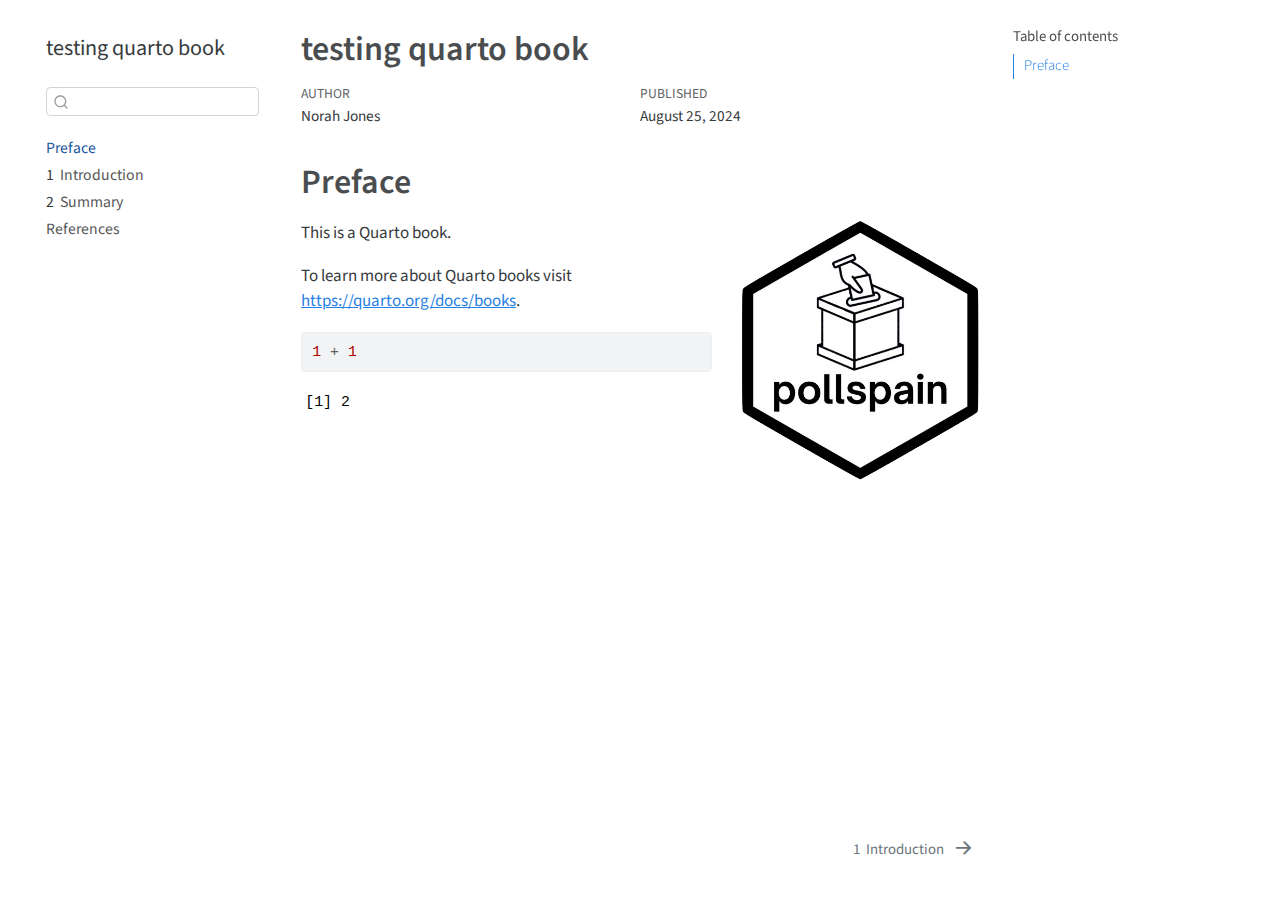
<file: testing quarto book/_book/index.html>
<!DOCTYPE html>
<html xmlns="http://www.w3.org/1999/xhtml" lang="en" xml:lang="en"><head>

<meta charset="utf-8">
<meta name="generator" content="quarto-1.3.450">

<meta name="viewport" content="width=device-width, initial-scale=1.0, user-scalable=yes">

<meta name="author" content="Norah Jones">
<meta name="dcterms.date" content="2024-08-25">

<title>testing quarto book</title>
<style>
code{white-space: pre-wrap;}
span.smallcaps{font-variant: small-caps;}
div.columns{display: flex; gap: min(4vw, 1.5em);}
div.column{flex: auto; overflow-x: auto;}
div.hanging-indent{margin-left: 1.5em; text-indent: -1.5em;}
ul.task-list{list-style: none;}
ul.task-list li input[type="checkbox"] {
  width: 0.8em;
  margin: 0 0.8em 0.2em -1em; /* quarto-specific, see https://github.com/quarto-dev/quarto-cli/issues/4556 */ 
  vertical-align: middle;
}
/* CSS for syntax highlighting */
pre > code.sourceCode { white-space: pre; position: relative; }
pre > code.sourceCode > span { display: inline-block; line-height: 1.25; }
pre > code.sourceCode > span:empty { height: 1.2em; }
.sourceCode { overflow: visible; }
code.sourceCode > span { color: inherit; text-decoration: inherit; }
div.sourceCode { margin: 1em 0; }
pre.sourceCode { margin: 0; }
@media screen {
div.sourceCode { overflow: auto; }
}
@media print {
pre > code.sourceCode { white-space: pre-wrap; }
pre > code.sourceCode > span { text-indent: -5em; padding-left: 5em; }
}
pre.numberSource code
  { counter-reset: source-line 0; }
pre.numberSource code > span
  { position: relative; left: -4em; counter-increment: source-line; }
pre.numberSource code > span > a:first-child::before
  { content: counter(source-line);
    position: relative; left: -1em; text-align: right; vertical-align: baseline;
    border: none; display: inline-block;
    -webkit-touch-callout: none; -webkit-user-select: none;
    -khtml-user-select: none; -moz-user-select: none;
    -ms-user-select: none; user-select: none;
    padding: 0 4px; width: 4em;
  }
pre.numberSource { margin-left: 3em;  padding-left: 4px; }
div.sourceCode
  {   }
@media screen {
pre > code.sourceCode > span > a:first-child::before { text-decoration: underline; }
}
</style>


<script src="site_libs/quarto-nav/quarto-nav.js"></script>
<script src="site_libs/quarto-nav/headroom.min.js"></script>
<script src="site_libs/clipboard/clipboard.min.js"></script>
<script src="site_libs/quarto-search/autocomplete.umd.js"></script>
<script src="site_libs/quarto-search/fuse.min.js"></script>
<script src="site_libs/quarto-search/quarto-search.js"></script>
<meta name="quarto:offset" content="./">
<link href="./intro.html" rel="next">
<script src="site_libs/quarto-html/quarto.js"></script>
<script src="site_libs/quarto-html/popper.min.js"></script>
<script src="site_libs/quarto-html/tippy.umd.min.js"></script>
<script src="site_libs/quarto-html/anchor.min.js"></script>
<link href="site_libs/quarto-html/tippy.css" rel="stylesheet">
<link href="site_libs/quarto-html/quarto-syntax-highlighting.css" rel="stylesheet" id="quarto-text-highlighting-styles">
<script src="site_libs/bootstrap/bootstrap.min.js"></script>
<link href="site_libs/bootstrap/bootstrap-icons.css" rel="stylesheet">
<link href="site_libs/bootstrap/bootstrap.min.css" rel="stylesheet" id="quarto-bootstrap" data-mode="light">
<script id="quarto-search-options" type="application/json">{
  "location": "sidebar",
  "copy-button": false,
  "collapse-after": 3,
  "panel-placement": "start",
  "type": "textbox",
  "limit": 20,
  "language": {
    "search-no-results-text": "No results",
    "search-matching-documents-text": "matching documents",
    "search-copy-link-title": "Copy link to search",
    "search-hide-matches-text": "Hide additional matches",
    "search-more-match-text": "more match in this document",
    "search-more-matches-text": "more matches in this document",
    "search-clear-button-title": "Clear",
    "search-detached-cancel-button-title": "Cancel",
    "search-submit-button-title": "Submit",
    "search-label": "Search"
  }
}</script>


</head>

<body class="nav-sidebar floating">

<div id="quarto-search-results"></div>
  <header id="quarto-header" class="headroom fixed-top">
  <nav class="quarto-secondary-nav">
    <div class="container-fluid d-flex">
      <button type="button" class="quarto-btn-toggle btn" data-bs-toggle="collapse" data-bs-target="#quarto-sidebar,#quarto-sidebar-glass" aria-controls="quarto-sidebar" aria-expanded="false" aria-label="Toggle sidebar navigation" onclick="if (window.quartoToggleHeadroom) { window.quartoToggleHeadroom(); }">
        <i class="bi bi-layout-text-sidebar-reverse"></i>
      </button>
      <nav class="quarto-page-breadcrumbs" aria-label="breadcrumb"><ol class="breadcrumb"><li class="breadcrumb-item"><a href="./index.html">Preface</a></li></ol></nav>
      <a class="flex-grow-1" role="button" data-bs-toggle="collapse" data-bs-target="#quarto-sidebar,#quarto-sidebar-glass" aria-controls="quarto-sidebar" aria-expanded="false" aria-label="Toggle sidebar navigation" onclick="if (window.quartoToggleHeadroom) { window.quartoToggleHeadroom(); }">      
      </a>
      <button type="button" class="btn quarto-search-button" aria-label="" onclick="window.quartoOpenSearch();">
        <i class="bi bi-search"></i>
      </button>
    </div>
  </nav>
</header>
<!-- content -->
<div id="quarto-content" class="quarto-container page-columns page-rows-contents page-layout-article">
<!-- sidebar -->
  <nav id="quarto-sidebar" class="sidebar collapse collapse-horizontal sidebar-navigation floating overflow-auto">
    <div class="pt-lg-2 mt-2 text-left sidebar-header">
    <div class="sidebar-title mb-0 py-0">
      <a href="./">testing quarto book</a> 
    </div>
      </div>
        <div class="mt-2 flex-shrink-0 align-items-center">
        <div class="sidebar-search">
        <div id="quarto-search" class="" title="Search"></div>
        </div>
        </div>
    <div class="sidebar-menu-container"> 
    <ul class="list-unstyled mt-1">
        <li class="sidebar-item">
  <div class="sidebar-item-container"> 
  <a href="./index.html" class="sidebar-item-text sidebar-link active">
 <span class="menu-text">Preface</span></a>
  </div>
</li>
        <li class="sidebar-item">
  <div class="sidebar-item-container"> 
  <a href="./intro.html" class="sidebar-item-text sidebar-link">
 <span class="menu-text"><span class="chapter-number">1</span>&nbsp; <span class="chapter-title">Introduction</span></span></a>
  </div>
</li>
        <li class="sidebar-item">
  <div class="sidebar-item-container"> 
  <a href="./summary.html" class="sidebar-item-text sidebar-link">
 <span class="menu-text"><span class="chapter-number">2</span>&nbsp; <span class="chapter-title">Summary</span></span></a>
  </div>
</li>
        <li class="sidebar-item">
  <div class="sidebar-item-container"> 
  <a href="./references.html" class="sidebar-item-text sidebar-link">
 <span class="menu-text">References</span></a>
  </div>
</li>
    </ul>
    </div>
</nav>
<div id="quarto-sidebar-glass" data-bs-toggle="collapse" data-bs-target="#quarto-sidebar,#quarto-sidebar-glass"></div>
<!-- margin-sidebar -->
    <div id="quarto-margin-sidebar" class="sidebar margin-sidebar">
        <nav id="TOC" role="doc-toc" class="toc-active">
    <h2 id="toc-title">Table of contents</h2>
   
  <ul>
  <li><a href="#preface" id="toc-preface" class="nav-link active" data-scroll-target="#preface">Preface</a></li>
  </ul>
</nav>
    </div>
<!-- main -->
<main class="content" id="quarto-document-content">

<header id="title-block-header" class="quarto-title-block default">
<div class="quarto-title">
<h1 class="title">testing quarto book</h1>
</div>



<div class="quarto-title-meta">

    <div>
    <div class="quarto-title-meta-heading">Author</div>
    <div class="quarto-title-meta-contents">
             <p>Norah Jones </p>
          </div>
  </div>
    
    <div>
    <div class="quarto-title-meta-heading">Published</div>
    <div class="quarto-title-meta-contents">
      <p class="date">August 25, 2024</p>
    </div>
  </div>
  
    
  </div>
  

</header>


<section id="preface" class="level1 unnumbered">
<h1 class="unnumbered">Preface</h1><p><img src="pollspain_icon.png" title="testing quarto book" class="quarto-cover-image img-fluid"></p>
<p>This is a Quarto book.</p>
<p>To learn more about Quarto books visit <a href="https://quarto.org/docs/books" class="uri">https://quarto.org/docs/books</a>.</p>
<div class="cell">
<div class="sourceCode cell-code" id="cb1"><pre class="sourceCode r code-with-copy"><code class="sourceCode r"><span id="cb1-1"><a href="#cb1-1" aria-hidden="true" tabindex="-1"></a><span class="dv">1</span> <span class="sc">+</span> <span class="dv">1</span></span></code><button title="Copy to Clipboard" class="code-copy-button"><i class="bi"></i></button></pre></div>
<div class="cell-output cell-output-stdout">
<pre><code>[1] 2</code></pre>
</div>
</div>


</section>

</main> <!-- /main -->
<script id="quarto-html-after-body" type="application/javascript">
window.document.addEventListener("DOMContentLoaded", function (event) {
  const toggleBodyColorMode = (bsSheetEl) => {
    const mode = bsSheetEl.getAttribute("data-mode");
    const bodyEl = window.document.querySelector("body");
    if (mode === "dark") {
      bodyEl.classList.add("quarto-dark");
      bodyEl.classList.remove("quarto-light");
    } else {
      bodyEl.classList.add("quarto-light");
      bodyEl.classList.remove("quarto-dark");
    }
  }
  const toggleBodyColorPrimary = () => {
    const bsSheetEl = window.document.querySelector("link#quarto-bootstrap");
    if (bsSheetEl) {
      toggleBodyColorMode(bsSheetEl);
    }
  }
  toggleBodyColorPrimary();  
  const icon = "";
  const anchorJS = new window.AnchorJS();
  anchorJS.options = {
    placement: 'right',
    icon: icon
  };
  anchorJS.add('.anchored');
  const isCodeAnnotation = (el) => {
    for (const clz of el.classList) {
      if (clz.startsWith('code-annotation-')) {                     
        return true;
      }
    }
    return false;
  }
  const clipboard = new window.ClipboardJS('.code-copy-button', {
    text: function(trigger) {
      const codeEl = trigger.previousElementSibling.cloneNode(true);
      for (const childEl of codeEl.children) {
        if (isCodeAnnotation(childEl)) {
          childEl.remove();
        }
      }
      return codeEl.innerText;
    }
  });
  clipboard.on('success', function(e) {
    // button target
    const button = e.trigger;
    // don't keep focus
    button.blur();
    // flash "checked"
    button.classList.add('code-copy-button-checked');
    var currentTitle = button.getAttribute("title");
    button.setAttribute("title", "Copied!");
    let tooltip;
    if (window.bootstrap) {
      button.setAttribute("data-bs-toggle", "tooltip");
      button.setAttribute("data-bs-placement", "left");
      button.setAttribute("data-bs-title", "Copied!");
      tooltip = new bootstrap.Tooltip(button, 
        { trigger: "manual", 
          customClass: "code-copy-button-tooltip",
          offset: [0, -8]});
      tooltip.show();    
    }
    setTimeout(function() {
      if (tooltip) {
        tooltip.hide();
        button.removeAttribute("data-bs-title");
        button.removeAttribute("data-bs-toggle");
        button.removeAttribute("data-bs-placement");
      }
      button.setAttribute("title", currentTitle);
      button.classList.remove('code-copy-button-checked');
    }, 1000);
    // clear code selection
    e.clearSelection();
  });
  function tippyHover(el, contentFn) {
    const config = {
      allowHTML: true,
      content: contentFn,
      maxWidth: 500,
      delay: 100,
      arrow: false,
      appendTo: function(el) {
          return el.parentElement;
      },
      interactive: true,
      interactiveBorder: 10,
      theme: 'quarto',
      placement: 'bottom-start'
    };
    window.tippy(el, config); 
  }
  const noterefs = window.document.querySelectorAll('a[role="doc-noteref"]');
  for (var i=0; i<noterefs.length; i++) {
    const ref = noterefs[i];
    tippyHover(ref, function() {
      // use id or data attribute instead here
      let href = ref.getAttribute('data-footnote-href') || ref.getAttribute('href');
      try { href = new URL(href).hash; } catch {}
      const id = href.replace(/^#\/?/, "");
      const note = window.document.getElementById(id);
      return note.innerHTML;
    });
  }
      let selectedAnnoteEl;
      const selectorForAnnotation = ( cell, annotation) => {
        let cellAttr = 'data-code-cell="' + cell + '"';
        let lineAttr = 'data-code-annotation="' +  annotation + '"';
        const selector = 'span[' + cellAttr + '][' + lineAttr + ']';
        return selector;
      }
      const selectCodeLines = (annoteEl) => {
        const doc = window.document;
        const targetCell = annoteEl.getAttribute("data-target-cell");
        const targetAnnotation = annoteEl.getAttribute("data-target-annotation");
        const annoteSpan = window.document.querySelector(selectorForAnnotation(targetCell, targetAnnotation));
        const lines = annoteSpan.getAttribute("data-code-lines").split(",");
        const lineIds = lines.map((line) => {
          return targetCell + "-" + line;
        })
        let top = null;
        let height = null;
        let parent = null;
        if (lineIds.length > 0) {
            //compute the position of the single el (top and bottom and make a div)
            const el = window.document.getElementById(lineIds[0]);
            top = el.offsetTop;
            height = el.offsetHeight;
            parent = el.parentElement.parentElement;
          if (lineIds.length > 1) {
            const lastEl = window.document.getElementById(lineIds[lineIds.length - 1]);
            const bottom = lastEl.offsetTop + lastEl.offsetHeight;
            height = bottom - top;
          }
          if (top !== null && height !== null && parent !== null) {
            // cook up a div (if necessary) and position it 
            let div = window.document.getElementById("code-annotation-line-highlight");
            if (div === null) {
              div = window.document.createElement("div");
              div.setAttribute("id", "code-annotation-line-highlight");
              div.style.position = 'absolute';
              parent.appendChild(div);
            }
            div.style.top = top - 2 + "px";
            div.style.height = height + 4 + "px";
            let gutterDiv = window.document.getElementById("code-annotation-line-highlight-gutter");
            if (gutterDiv === null) {
              gutterDiv = window.document.createElement("div");
              gutterDiv.setAttribute("id", "code-annotation-line-highlight-gutter");
              gutterDiv.style.position = 'absolute';
              const codeCell = window.document.getElementById(targetCell);
              const gutter = codeCell.querySelector('.code-annotation-gutter');
              gutter.appendChild(gutterDiv);
            }
            gutterDiv.style.top = top - 2 + "px";
            gutterDiv.style.height = height + 4 + "px";
          }
          selectedAnnoteEl = annoteEl;
        }
      };
      const unselectCodeLines = () => {
        const elementsIds = ["code-annotation-line-highlight", "code-annotation-line-highlight-gutter"];
        elementsIds.forEach((elId) => {
          const div = window.document.getElementById(elId);
          if (div) {
            div.remove();
          }
        });
        selectedAnnoteEl = undefined;
      };
      // Attach click handler to the DT
      const annoteDls = window.document.querySelectorAll('dt[data-target-cell]');
      for (const annoteDlNode of annoteDls) {
        annoteDlNode.addEventListener('click', (event) => {
          const clickedEl = event.target;
          if (clickedEl !== selectedAnnoteEl) {
            unselectCodeLines();
            const activeEl = window.document.querySelector('dt[data-target-cell].code-annotation-active');
            if (activeEl) {
              activeEl.classList.remove('code-annotation-active');
            }
            selectCodeLines(clickedEl);
            clickedEl.classList.add('code-annotation-active');
          } else {
            // Unselect the line
            unselectCodeLines();
            clickedEl.classList.remove('code-annotation-active');
          }
        });
      }
  const findCites = (el) => {
    const parentEl = el.parentElement;
    if (parentEl) {
      const cites = parentEl.dataset.cites;
      if (cites) {
        return {
          el,
          cites: cites.split(' ')
        };
      } else {
        return findCites(el.parentElement)
      }
    } else {
      return undefined;
    }
  };
  var bibliorefs = window.document.querySelectorAll('a[role="doc-biblioref"]');
  for (var i=0; i<bibliorefs.length; i++) {
    const ref = bibliorefs[i];
    const citeInfo = findCites(ref);
    if (citeInfo) {
      tippyHover(citeInfo.el, function() {
        var popup = window.document.createElement('div');
        citeInfo.cites.forEach(function(cite) {
          var citeDiv = window.document.createElement('div');
          citeDiv.classList.add('hanging-indent');
          citeDiv.classList.add('csl-entry');
          var biblioDiv = window.document.getElementById('ref-' + cite);
          if (biblioDiv) {
            citeDiv.innerHTML = biblioDiv.innerHTML;
          }
          popup.appendChild(citeDiv);
        });
        return popup.innerHTML;
      });
    }
  }
});
</script>
<nav class="page-navigation">
  <div class="nav-page nav-page-previous">
  </div>
  <div class="nav-page nav-page-next">
      <a href="./intro.html" class="pagination-link">
        <span class="nav-page-text"><span class="chapter-number">1</span>&nbsp; <span class="chapter-title">Introduction</span></span> <i class="bi bi-arrow-right-short"></i>
      </a>
  </div>
</nav>
</div> <!-- /content -->



</body></html>
</file>
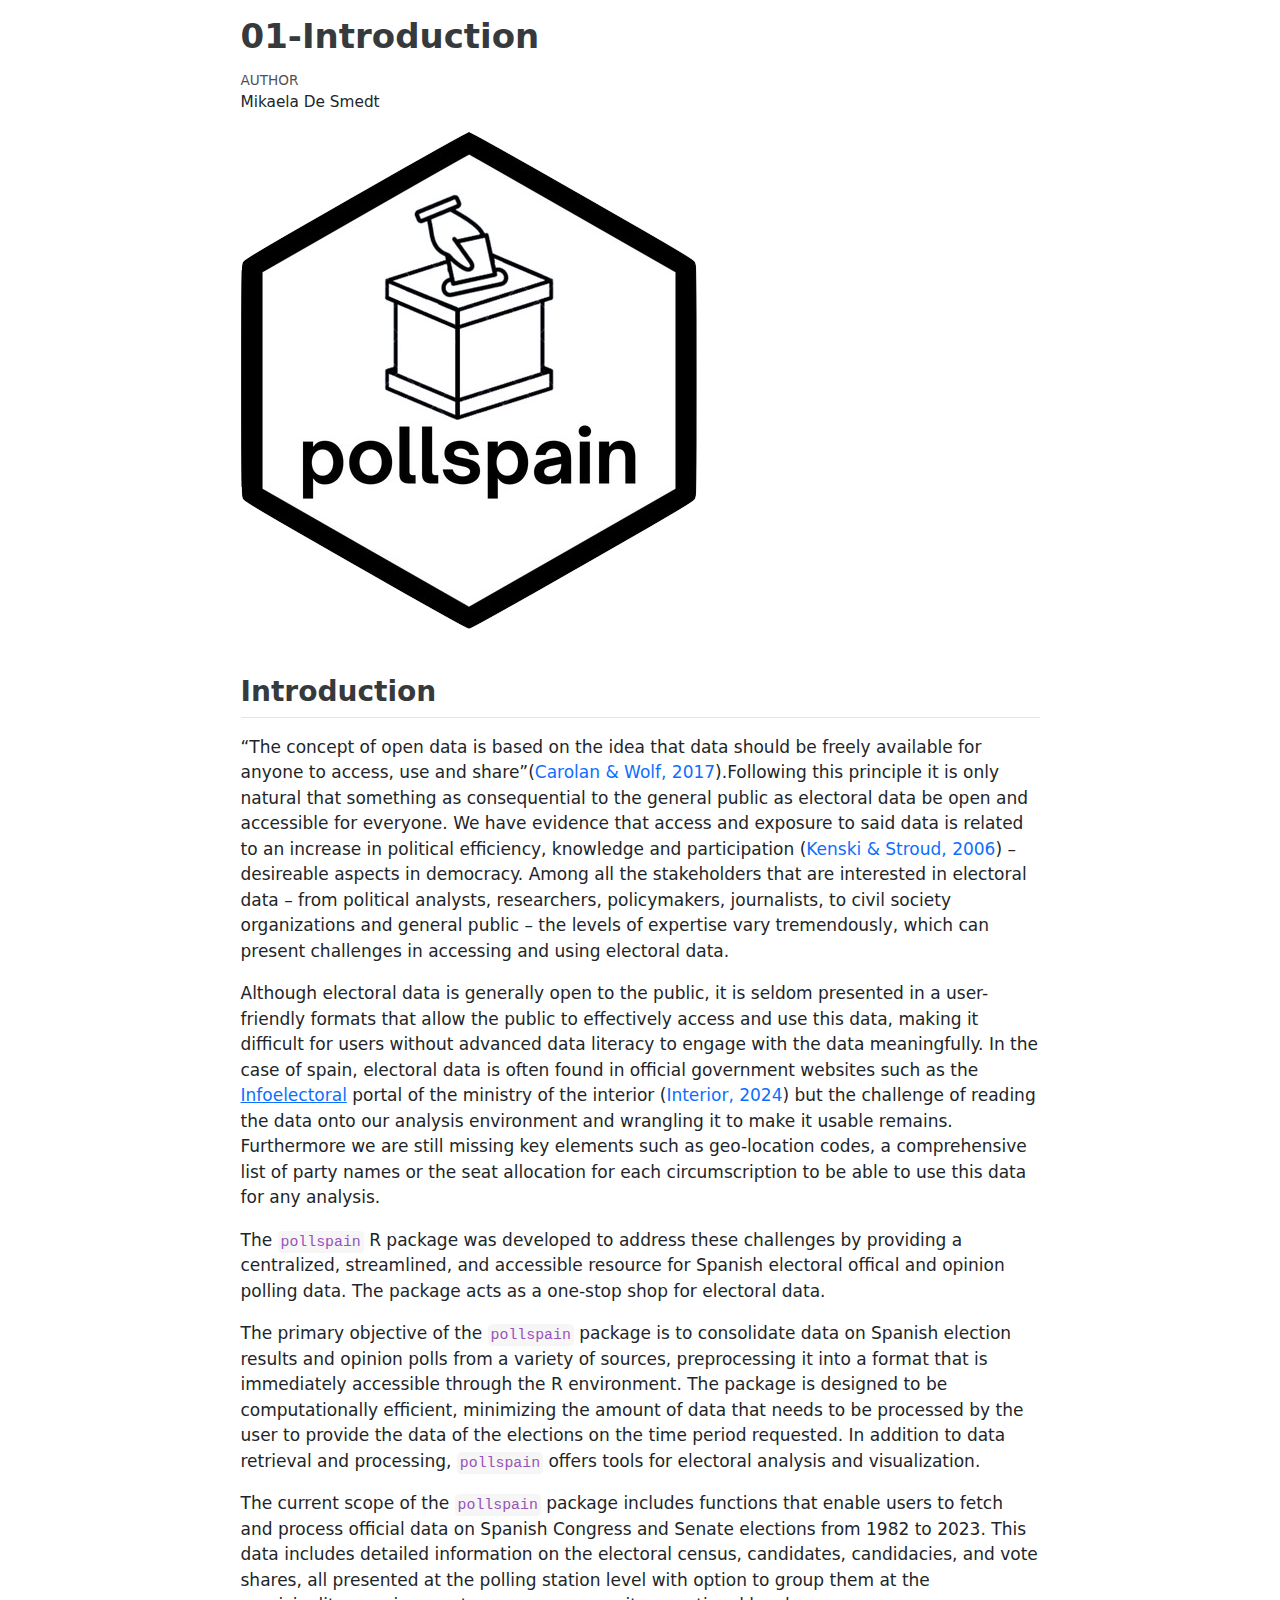
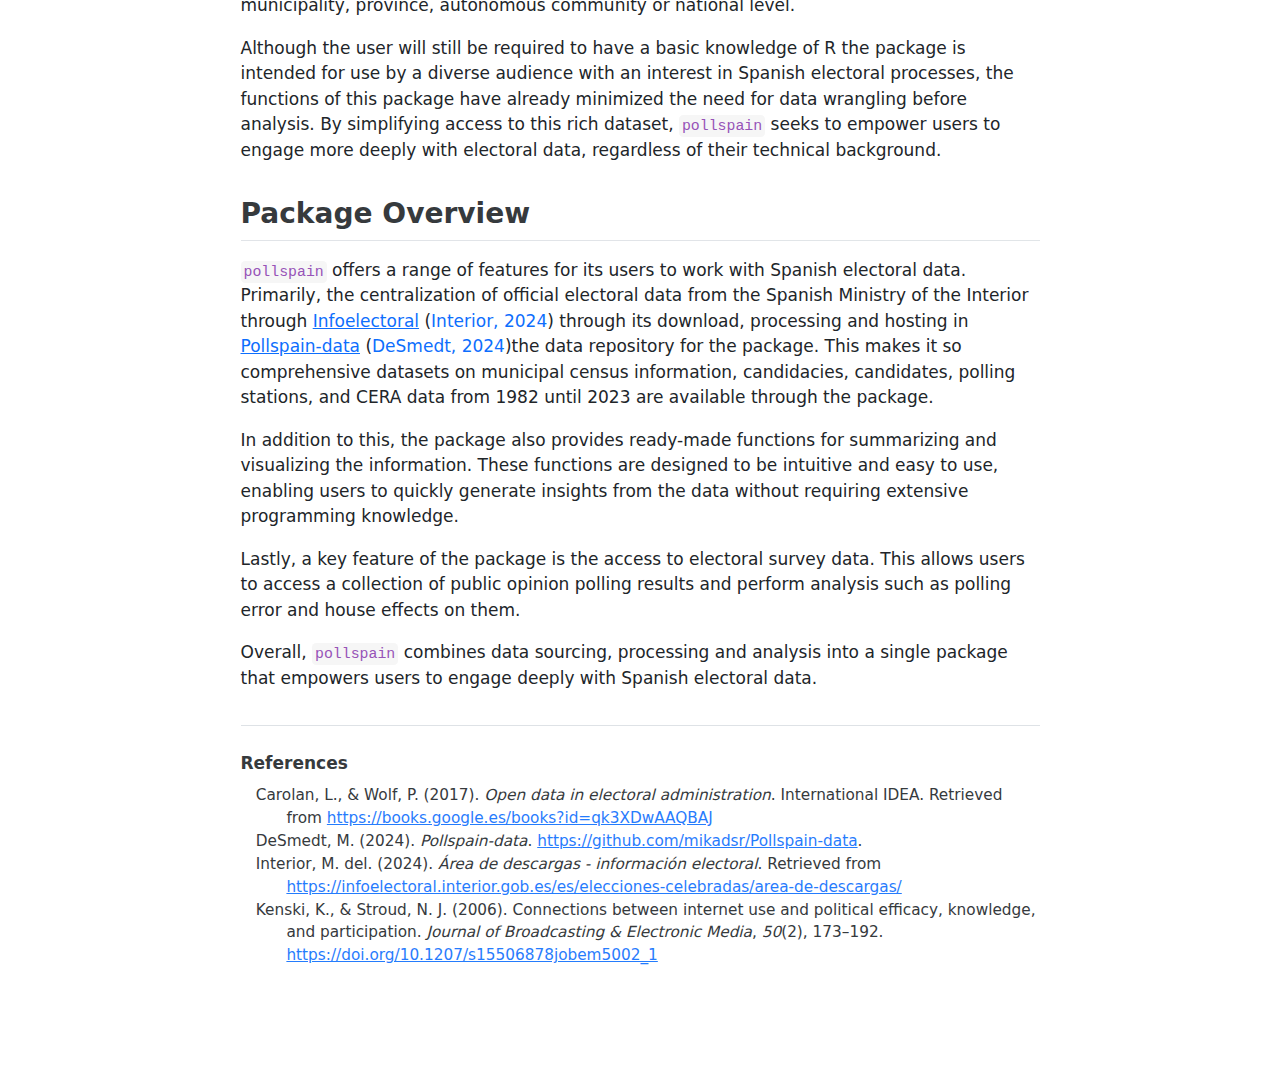
<file: chapters for the book/01-Introduction.html>
<!DOCTYPE html>
<html xmlns="http://www.w3.org/1999/xhtml" lang="en" xml:lang="en"><head>

<meta charset="utf-8">
<meta name="generator" content="quarto-1.3.450">

<meta name="viewport" content="width=device-width, initial-scale=1.0, user-scalable=yes">

<meta name="author" content="Mikaela De Smedt">

<title>01-Introduction</title>
<style>
code{white-space: pre-wrap;}
span.smallcaps{font-variant: small-caps;}
div.columns{display: flex; gap: min(4vw, 1.5em);}
div.column{flex: auto; overflow-x: auto;}
div.hanging-indent{margin-left: 1.5em; text-indent: -1.5em;}
ul.task-list{list-style: none;}
ul.task-list li input[type="checkbox"] {
  width: 0.8em;
  margin: 0 0.8em 0.2em -1em; /* quarto-specific, see https://github.com/quarto-dev/quarto-cli/issues/4556 */ 
  vertical-align: middle;
}
/* CSS for citations */
div.csl-bib-body { }
div.csl-entry {
  clear: both;
}
.hanging-indent div.csl-entry {
  margin-left:2em;
  text-indent:-2em;
}
div.csl-left-margin {
  min-width:2em;
  float:left;
}
div.csl-right-inline {
  margin-left:2em;
  padding-left:1em;
}
div.csl-indent {
  margin-left: 2em;
}</style>


<script src="01-Introduction_files/libs/clipboard/clipboard.min.js"></script>
<script src="01-Introduction_files/libs/quarto-html/quarto.js"></script>
<script src="01-Introduction_files/libs/quarto-html/popper.min.js"></script>
<script src="01-Introduction_files/libs/quarto-html/tippy.umd.min.js"></script>
<script src="01-Introduction_files/libs/quarto-html/anchor.min.js"></script>
<link href="01-Introduction_files/libs/quarto-html/tippy.css" rel="stylesheet">
<link href="01-Introduction_files/libs/quarto-html/quarto-syntax-highlighting.css" rel="stylesheet" id="quarto-text-highlighting-styles">
<script src="01-Introduction_files/libs/bootstrap/bootstrap.min.js"></script>
<link href="01-Introduction_files/libs/bootstrap/bootstrap-icons.css" rel="stylesheet">
<link href="01-Introduction_files/libs/bootstrap/bootstrap.min.css" rel="stylesheet" id="quarto-bootstrap" data-mode="light">


</head>

<body class="fullcontent">

<div id="quarto-content" class="page-columns page-rows-contents page-layout-article">

<main class="content" id="quarto-document-content">

<header id="title-block-header" class="quarto-title-block default">
<div class="quarto-title">
<h1 class="title">01-Introduction</h1>
</div>



<div class="quarto-title-meta">

    <div>
    <div class="quarto-title-meta-heading">Author</div>
    <div class="quarto-title-meta-contents">
             <p>Mikaela De Smedt </p>
          </div>
  </div>
    
  
    
  </div>
  

</header>

<div class="quarto-figure quarto-figure-left">
<figure class="figure">
<p><img src="pollspain_icon.png" class="img-fluid figure-img"></p>
</figure>
</div>
<section id="introduction" class="level2">
<h2 class="anchored" data-anchor-id="introduction">Introduction</h2>
<p>“The concept of open data is based on the idea that data should be freely available for anyone to access, use and share”<span class="citation" data-cites="carolan2017open">(<a href="#ref-carolan2017open" role="doc-biblioref">Carolan &amp; Wolf, 2017</a>)</span>.Following this principle it is only natural that something as consequential to the general public as electoral data be open and accessible for everyone. We have evidence that access and exposure to said data is related to an increase in political efficiency, knowledge and participation <span class="citation" data-cites="doi:10.1207/s15506878jobem5002_1">(<a href="#ref-doi:10.1207/s15506878jobem5002_1" role="doc-biblioref">Kenski &amp; Stroud, 2006</a>)</span> – desireable aspects in democracy. Among all the stakeholders that are interested in electoral data – from political analysts, researchers, policymakers, journalists, to civil society organizations and general public – the levels of expertise vary tremendously, which can present challenges in accessing and using electoral data.</p>
<p>Although electoral data is generally open to the public, it is seldom presented in a user-friendly formats that allow the public to effectively access and use this data, making it difficult for users without advanced data literacy to engage with the data meaningfully. In the case of spain, electoral data is often found in official government websites such as the <a href="https://infoelectoral.interior.gob.es/es/elecciones-celebradas/area-de-descargas/">Infoelectoral</a> portal of the ministry of the interior <span class="citation" data-cites="interior2024">(<a href="#ref-interior2024" role="doc-biblioref">Interior, 2024</a>)</span> but the challenge of reading the data onto our analysis environment and wrangling it to make it usable remains. Furthermore we are still missing key elements such as geo-location codes, a comprehensive list of party names or the seat allocation for each circumscription to be able to use this data for any analysis.</p>
<p>The <code>pollspain</code> R package was developed to address these challenges by providing a centralized, streamlined, and accessible resource for Spanish electoral offical and opinion polling data. The package acts as a one-stop shop for electoral data.</p>
<p>The primary objective of the <code>pollspain</code> package is to consolidate data on Spanish election results and opinion polls from a variety of sources, preprocessing it into a format that is immediately accessible through the R environment. The package is designed to be computationally efficient, minimizing the amount of data that needs to be processed by the user to provide the data of the elections on the time period requested. In addition to data retrieval and processing, <code>pollspain</code> offers tools for electoral analysis and visualization.</p>
<p>The current scope of the <code>pollspain</code> package includes functions that enable users to fetch and process official data on Spanish Congress and Senate elections from 1982 to 2023. This data includes detailed information on the electoral census, candidates, candidacies, and vote shares, all presented at the polling station level with option to group them at the municipality, province, autonomous community or national level.</p>
<p>Although the user will still be required to have a basic knowledge of R the package is intended for use by a diverse audience with an interest in Spanish electoral processes, the functions of this package have already minimized the need for data wrangling before analysis. By simplifying access to this rich dataset, <code>pollspain</code> seeks to empower users to engage more deeply with electoral data, regardless of their technical background.</p>
</section>
<section id="package-overview" class="level2">
<h2 class="anchored" data-anchor-id="package-overview">Package Overview</h2>
<p><code>pollspain</code> offers a range of features for its users to work with Spanish electoral data. Primarily, the centralization of official electoral data from the Spanish Ministry of the Interior through <a href="https://infoelectoral.interior.gob.es/es/elecciones-celebradas/area-de-descargas/">Infoelectoral</a> <span class="citation" data-cites="interior2024">(<a href="#ref-interior2024" role="doc-biblioref">Interior, 2024</a>)</span> through its download, processing and hosting in <a href="https://github.com/mikadsr/Pollspain-data">Pollspain-data</a> <span class="citation" data-cites="pollspain2024">(<a href="#ref-pollspain2024" role="doc-biblioref">DeSmedt, 2024</a>)</span>the data repository for the package. This makes it so comprehensive datasets on municipal census information, candidacies, candidates, polling stations, and CERA data from 1982 until 2023 are available through the package.</p>
<p>In addition to this, the package also provides ready-made functions for summarizing and visualizing the information. These functions are designed to be intuitive and easy to use, enabling users to quickly generate insights from the data without requiring extensive programming knowledge.</p>
<p>Lastly, a key feature of the package is the access to electoral survey data. This allows users to access a collection of public opinion polling results and perform analysis such as polling error and house effects on them.</p>
<p>Overall, <code>pollspain</code> combines data sourcing, processing and analysis into a single package that empowers users to engage deeply with Spanish electoral data.</p>

</section>

<div id="quarto-appendix" class="default"><section class="quarto-appendix-contents" role="doc-bibliography"><h2 class="anchored quarto-appendix-heading">References</h2><div id="refs" class="references csl-bib-body hanging-indent" data-line-spacing="2" role="list">
<div id="ref-carolan2017open" class="csl-entry" role="listitem">
Carolan, L., &amp; Wolf, P. (2017). <em>Open data in electoral administration</em>. International IDEA. Retrieved from <a href="https://books.google.es/books?id=qk3XDwAAQBAJ">https://books.google.es/books?id=qk3XDwAAQBAJ</a>
</div>
<div id="ref-pollspain2024" class="csl-entry" role="listitem">
DeSmedt, M. (2024). <em>Pollspain-data</em>. <a href="https://github.com/mikadsr/Pollspain-data" class="uri">https://github.com/mikadsr/Pollspain-data</a>.
</div>
<div id="ref-interior2024" class="csl-entry" role="listitem">
Interior, M. del. (2024). <em>Área de descargas - información electoral</em>. Retrieved from <a href="https://infoelectoral.interior.gob.es/es/elecciones-celebradas/area-de-descargas/">https://infoelectoral.interior.gob.es/es/elecciones-celebradas/area-de-descargas/</a>
</div>
<div id="ref-doi:10.1207/s15506878jobem5002_1" class="csl-entry" role="listitem">
Kenski, K., &amp; Stroud, N. J. (2006). Connections between internet use and political efficacy, knowledge, and participation. <em>Journal of Broadcasting &amp; Electronic Media</em>, <em>50</em>(2), 173–192. <a href="https://doi.org/10.1207/s15506878jobem5002_1">https://doi.org/10.1207/s15506878jobem5002_1</a>
</div>
</div></section></div></main>
<!-- /main column -->
<script id="quarto-html-after-body" type="application/javascript">
window.document.addEventListener("DOMContentLoaded", function (event) {
  const toggleBodyColorMode = (bsSheetEl) => {
    const mode = bsSheetEl.getAttribute("data-mode");
    const bodyEl = window.document.querySelector("body");
    if (mode === "dark") {
      bodyEl.classList.add("quarto-dark");
      bodyEl.classList.remove("quarto-light");
    } else {
      bodyEl.classList.add("quarto-light");
      bodyEl.classList.remove("quarto-dark");
    }
  }
  const toggleBodyColorPrimary = () => {
    const bsSheetEl = window.document.querySelector("link#quarto-bootstrap");
    if (bsSheetEl) {
      toggleBodyColorMode(bsSheetEl);
    }
  }
  toggleBodyColorPrimary();  
  const icon = "";
  const anchorJS = new window.AnchorJS();
  anchorJS.options = {
    placement: 'right',
    icon: icon
  };
  anchorJS.add('.anchored');
  const isCodeAnnotation = (el) => {
    for (const clz of el.classList) {
      if (clz.startsWith('code-annotation-')) {                     
        return true;
      }
    }
    return false;
  }
  const clipboard = new window.ClipboardJS('.code-copy-button', {
    text: function(trigger) {
      const codeEl = trigger.previousElementSibling.cloneNode(true);
      for (const childEl of codeEl.children) {
        if (isCodeAnnotation(childEl)) {
          childEl.remove();
        }
      }
      return codeEl.innerText;
    }
  });
  clipboard.on('success', function(e) {
    // button target
    const button = e.trigger;
    // don't keep focus
    button.blur();
    // flash "checked"
    button.classList.add('code-copy-button-checked');
    var currentTitle = button.getAttribute("title");
    button.setAttribute("title", "Copied!");
    let tooltip;
    if (window.bootstrap) {
      button.setAttribute("data-bs-toggle", "tooltip");
      button.setAttribute("data-bs-placement", "left");
      button.setAttribute("data-bs-title", "Copied!");
      tooltip = new bootstrap.Tooltip(button, 
        { trigger: "manual", 
          customClass: "code-copy-button-tooltip",
          offset: [0, -8]});
      tooltip.show();    
    }
    setTimeout(function() {
      if (tooltip) {
        tooltip.hide();
        button.removeAttribute("data-bs-title");
        button.removeAttribute("data-bs-toggle");
        button.removeAttribute("data-bs-placement");
      }
      button.setAttribute("title", currentTitle);
      button.classList.remove('code-copy-button-checked');
    }, 1000);
    // clear code selection
    e.clearSelection();
  });
  function tippyHover(el, contentFn) {
    const config = {
      allowHTML: true,
      content: contentFn,
      maxWidth: 500,
      delay: 100,
      arrow: false,
      appendTo: function(el) {
          return el.parentElement;
      },
      interactive: true,
      interactiveBorder: 10,
      theme: 'quarto',
      placement: 'bottom-start'
    };
    window.tippy(el, config); 
  }
  const noterefs = window.document.querySelectorAll('a[role="doc-noteref"]');
  for (var i=0; i<noterefs.length; i++) {
    const ref = noterefs[i];
    tippyHover(ref, function() {
      // use id or data attribute instead here
      let href = ref.getAttribute('data-footnote-href') || ref.getAttribute('href');
      try { href = new URL(href).hash; } catch {}
      const id = href.replace(/^#\/?/, "");
      const note = window.document.getElementById(id);
      return note.innerHTML;
    });
  }
      let selectedAnnoteEl;
      const selectorForAnnotation = ( cell, annotation) => {
        let cellAttr = 'data-code-cell="' + cell + '"';
        let lineAttr = 'data-code-annotation="' +  annotation + '"';
        const selector = 'span[' + cellAttr + '][' + lineAttr + ']';
        return selector;
      }
      const selectCodeLines = (annoteEl) => {
        const doc = window.document;
        const targetCell = annoteEl.getAttribute("data-target-cell");
        const targetAnnotation = annoteEl.getAttribute("data-target-annotation");
        const annoteSpan = window.document.querySelector(selectorForAnnotation(targetCell, targetAnnotation));
        const lines = annoteSpan.getAttribute("data-code-lines").split(",");
        const lineIds = lines.map((line) => {
          return targetCell + "-" + line;
        })
        let top = null;
        let height = null;
        let parent = null;
        if (lineIds.length > 0) {
            //compute the position of the single el (top and bottom and make a div)
            const el = window.document.getElementById(lineIds[0]);
            top = el.offsetTop;
            height = el.offsetHeight;
            parent = el.parentElement.parentElement;
          if (lineIds.length > 1) {
            const lastEl = window.document.getElementById(lineIds[lineIds.length - 1]);
            const bottom = lastEl.offsetTop + lastEl.offsetHeight;
            height = bottom - top;
          }
          if (top !== null && height !== null && parent !== null) {
            // cook up a div (if necessary) and position it 
            let div = window.document.getElementById("code-annotation-line-highlight");
            if (div === null) {
              div = window.document.createElement("div");
              div.setAttribute("id", "code-annotation-line-highlight");
              div.style.position = 'absolute';
              parent.appendChild(div);
            }
            div.style.top = top - 2 + "px";
            div.style.height = height + 4 + "px";
            let gutterDiv = window.document.getElementById("code-annotation-line-highlight-gutter");
            if (gutterDiv === null) {
              gutterDiv = window.document.createElement("div");
              gutterDiv.setAttribute("id", "code-annotation-line-highlight-gutter");
              gutterDiv.style.position = 'absolute';
              const codeCell = window.document.getElementById(targetCell);
              const gutter = codeCell.querySelector('.code-annotation-gutter');
              gutter.appendChild(gutterDiv);
            }
            gutterDiv.style.top = top - 2 + "px";
            gutterDiv.style.height = height + 4 + "px";
          }
          selectedAnnoteEl = annoteEl;
        }
      };
      const unselectCodeLines = () => {
        const elementsIds = ["code-annotation-line-highlight", "code-annotation-line-highlight-gutter"];
        elementsIds.forEach((elId) => {
          const div = window.document.getElementById(elId);
          if (div) {
            div.remove();
          }
        });
        selectedAnnoteEl = undefined;
      };
      // Attach click handler to the DT
      const annoteDls = window.document.querySelectorAll('dt[data-target-cell]');
      for (const annoteDlNode of annoteDls) {
        annoteDlNode.addEventListener('click', (event) => {
          const clickedEl = event.target;
          if (clickedEl !== selectedAnnoteEl) {
            unselectCodeLines();
            const activeEl = window.document.querySelector('dt[data-target-cell].code-annotation-active');
            if (activeEl) {
              activeEl.classList.remove('code-annotation-active');
            }
            selectCodeLines(clickedEl);
            clickedEl.classList.add('code-annotation-active');
          } else {
            // Unselect the line
            unselectCodeLines();
            clickedEl.classList.remove('code-annotation-active');
          }
        });
      }
  const findCites = (el) => {
    const parentEl = el.parentElement;
    if (parentEl) {
      const cites = parentEl.dataset.cites;
      if (cites) {
        return {
          el,
          cites: cites.split(' ')
        };
      } else {
        return findCites(el.parentElement)
      }
    } else {
      return undefined;
    }
  };
  var bibliorefs = window.document.querySelectorAll('a[role="doc-biblioref"]');
  for (var i=0; i<bibliorefs.length; i++) {
    const ref = bibliorefs[i];
    const citeInfo = findCites(ref);
    if (citeInfo) {
      tippyHover(citeInfo.el, function() {
        var popup = window.document.createElement('div');
        citeInfo.cites.forEach(function(cite) {
          var citeDiv = window.document.createElement('div');
          citeDiv.classList.add('hanging-indent');
          citeDiv.classList.add('csl-entry');
          var biblioDiv = window.document.getElementById('ref-' + cite);
          if (biblioDiv) {
            citeDiv.innerHTML = biblioDiv.innerHTML;
          }
          popup.appendChild(citeDiv);
        });
        return popup.innerHTML;
      });
    }
  }
});
</script>
</div> <!-- /content -->



</body></html>
</file>
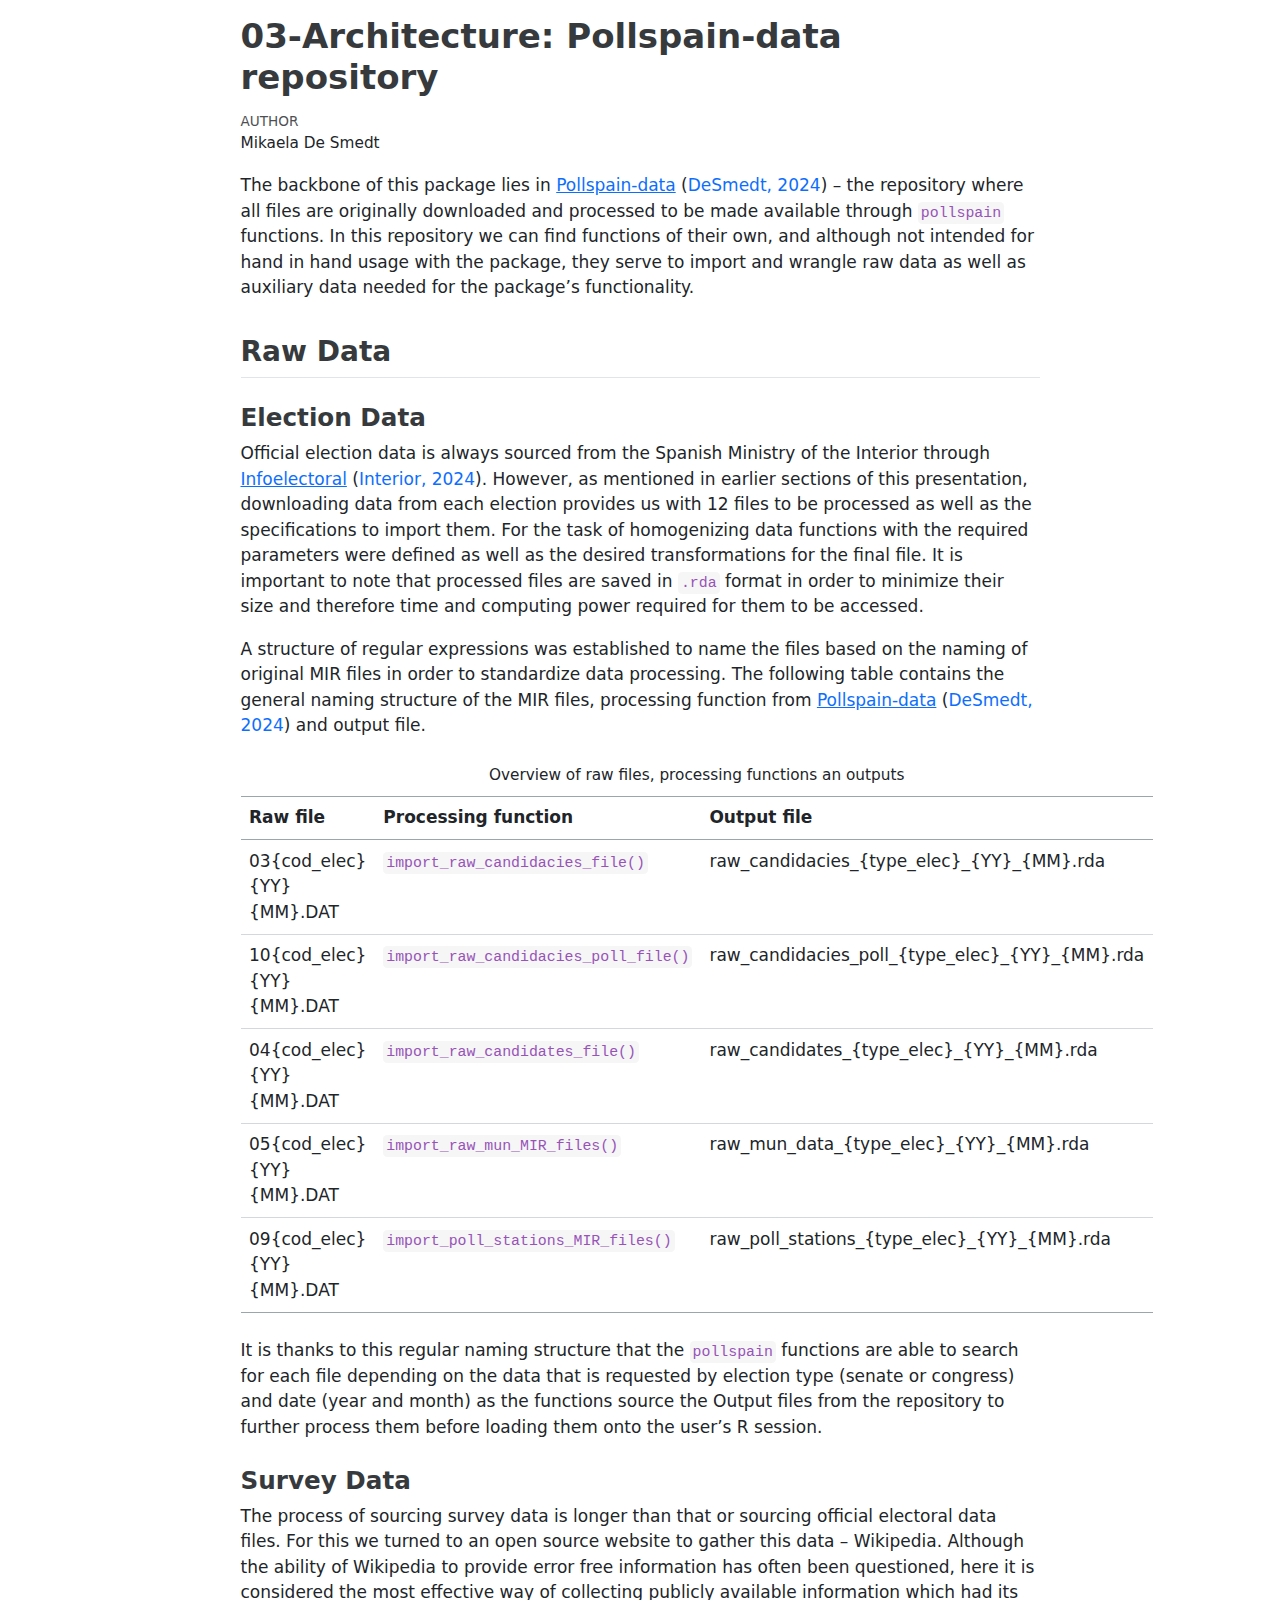
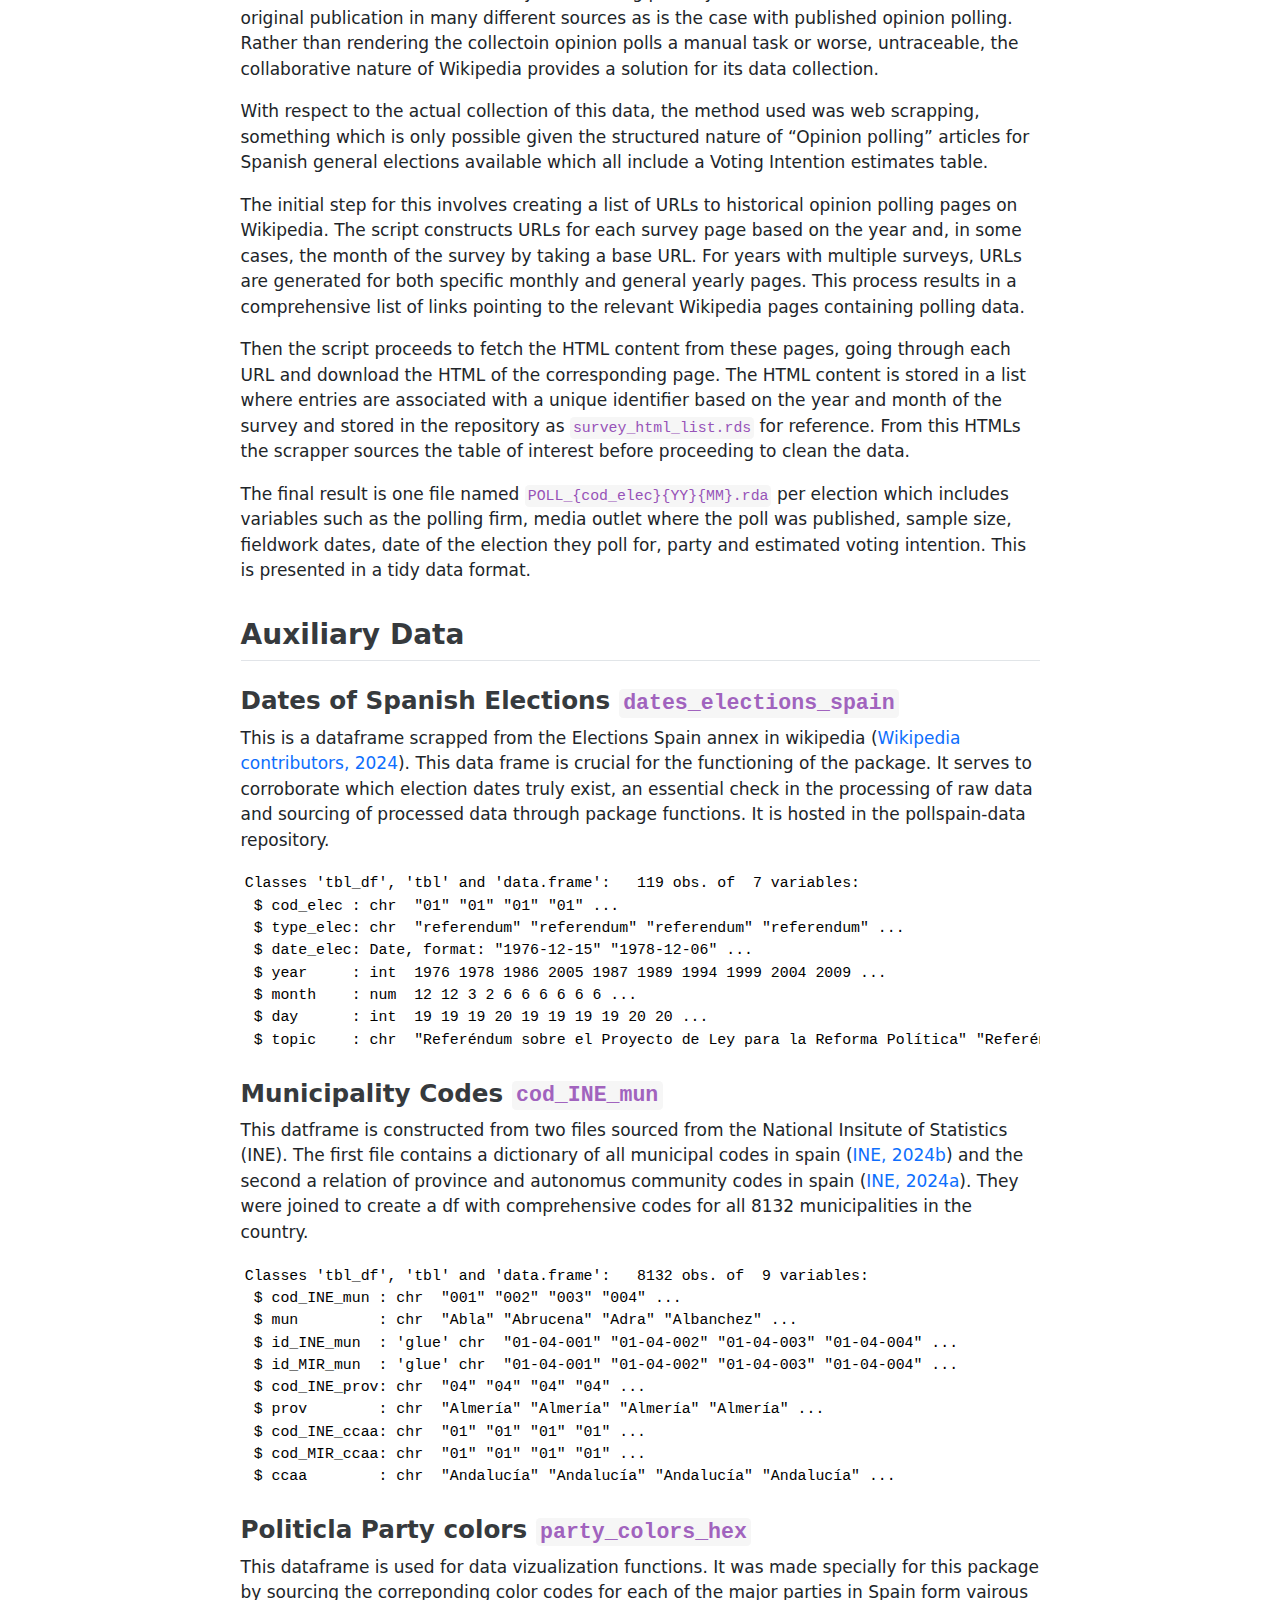
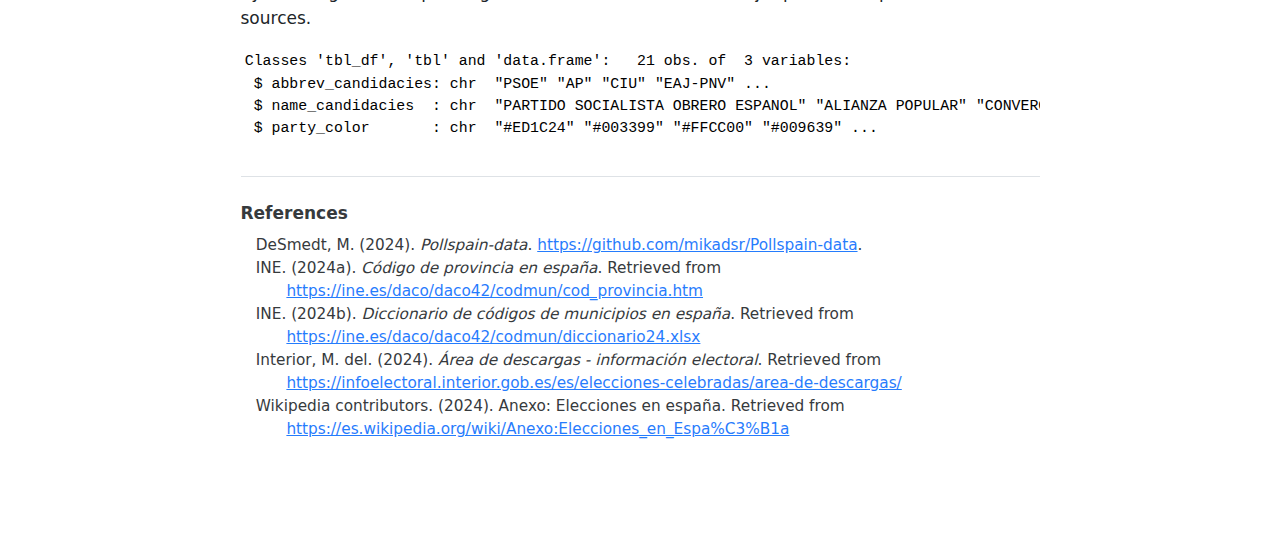
<file: chapters for the book/03-Architecture.html>
<!DOCTYPE html>
<html xmlns="http://www.w3.org/1999/xhtml" lang="en" xml:lang="en"><head>

<meta charset="utf-8">
<meta name="generator" content="quarto-1.3.450">

<meta name="viewport" content="width=device-width, initial-scale=1.0, user-scalable=yes">

<meta name="author" content="Mikaela De Smedt">

<title>03-Architecture: Pollspain-data repository</title>
<style>
code{white-space: pre-wrap;}
span.smallcaps{font-variant: small-caps;}
div.columns{display: flex; gap: min(4vw, 1.5em);}
div.column{flex: auto; overflow-x: auto;}
div.hanging-indent{margin-left: 1.5em; text-indent: -1.5em;}
ul.task-list{list-style: none;}
ul.task-list li input[type="checkbox"] {
  width: 0.8em;
  margin: 0 0.8em 0.2em -1em; /* quarto-specific, see https://github.com/quarto-dev/quarto-cli/issues/4556 */ 
  vertical-align: middle;
}
/* CSS for citations */
div.csl-bib-body { }
div.csl-entry {
  clear: both;
}
.hanging-indent div.csl-entry {
  margin-left:2em;
  text-indent:-2em;
}
div.csl-left-margin {
  min-width:2em;
  float:left;
}
div.csl-right-inline {
  margin-left:2em;
  padding-left:1em;
}
div.csl-indent {
  margin-left: 2em;
}</style>


<script src="03-Architecture_files/libs/clipboard/clipboard.min.js"></script>
<script src="03-Architecture_files/libs/quarto-html/quarto.js"></script>
<script src="03-Architecture_files/libs/quarto-html/popper.min.js"></script>
<script src="03-Architecture_files/libs/quarto-html/tippy.umd.min.js"></script>
<script src="03-Architecture_files/libs/quarto-html/anchor.min.js"></script>
<link href="03-Architecture_files/libs/quarto-html/tippy.css" rel="stylesheet">
<link href="03-Architecture_files/libs/quarto-html/quarto-syntax-highlighting.css" rel="stylesheet" id="quarto-text-highlighting-styles">
<script src="03-Architecture_files/libs/bootstrap/bootstrap.min.js"></script>
<link href="03-Architecture_files/libs/bootstrap/bootstrap-icons.css" rel="stylesheet">
<link href="03-Architecture_files/libs/bootstrap/bootstrap.min.css" rel="stylesheet" id="quarto-bootstrap" data-mode="light">


</head>

<body class="fullcontent">

<div id="quarto-content" class="page-columns page-rows-contents page-layout-article">

<main class="content" id="quarto-document-content">

<header id="title-block-header" class="quarto-title-block default">
<div class="quarto-title">
<h1 class="title">03-Architecture: Pollspain-data repository</h1>
</div>



<div class="quarto-title-meta">

    <div>
    <div class="quarto-title-meta-heading">Author</div>
    <div class="quarto-title-meta-contents">
             <p>Mikaela De Smedt </p>
          </div>
  </div>
    
  
    
  </div>
  

</header>

<p>The backbone of this package lies in <a href="https://github.com/mikadsr/Pollspain-data">Pollspain-data</a> <span class="citation" data-cites="pollspain2024">(<a href="#ref-pollspain2024" role="doc-biblioref">DeSmedt, 2024</a>)</span> – the repository where all files are originally downloaded and processed to be made available through <code>pollspain</code> functions. In this repository we can find functions of their own, and although not intended for hand in hand usage with the package, they serve to import and wrangle raw data as well as auxiliary data needed for the package’s functionality.</p>
<section id="raw-data" class="level2">
<h2 class="anchored" data-anchor-id="raw-data">Raw Data</h2>
<section id="election-data" class="level3">
<h3 class="anchored" data-anchor-id="election-data">Election Data</h3>
<p>Official election data is always sourced from the Spanish Ministry of the Interior through <a href="https://infoelectoral.interior.gob.es/es/elecciones-celebradas/area-de-descargas/">Infoelectoral</a> <span class="citation" data-cites="interior2024">(<a href="#ref-interior2024" role="doc-biblioref">Interior, 2024</a>)</span>. However, as mentioned in earlier sections of this presentation, downloading data from each election provides us with 12 files to be processed as well as the specifications to import them. For the task of homogenizing data functions with the required parameters were defined as well as the desired transformations for the final file. It is important to note that processed files are saved in <code>.rda</code> format in order to minimize their size and therefore time and computing power required for them to be accessed.</p>
<p>A structure of regular expressions was established to name the files based on the naming of original MIR files in order to standardize data processing. The following table contains the general naming structure of the MIR files, processing function from <a href="https://github.com/mikadsr/Pollspain-data">Pollspain-data</a> <span class="citation" data-cites="pollspain2024">(<a href="#ref-pollspain2024" role="doc-biblioref">DeSmedt, 2024</a>)</span> and output file.</p>
<table class="table">
<caption>Overview of raw files, processing functions an outputs</caption>
<colgroup>
<col style="width: 25%">
<col style="width: 31%">
<col style="width: 43%">
</colgroup>
<thead>
<tr class="header">
<th>Raw file</th>
<th>Processing function</th>
<th>Output file</th>
</tr>
</thead>
<tbody>
<tr class="odd">
<td>03{cod_elec}{YY}{MM}.DAT</td>
<td><code>import_raw_candidacies_file()</code></td>
<td>raw_candidacies_{type_elec}_{YY}_{MM}.rda</td>
</tr>
<tr class="even">
<td>10{cod_elec}{YY}{MM}.DAT</td>
<td><code>import_raw_candidacies_poll_file()</code></td>
<td>raw_candidacies_poll_{type_elec}_{YY}_{MM}.rda</td>
</tr>
<tr class="odd">
<td>04{cod_elec}{YY}{MM}.DAT</td>
<td><code>import_raw_candidates_file()</code></td>
<td>raw_candidates_{type_elec}_{YY}_{MM}.rda</td>
</tr>
<tr class="even">
<td>05{cod_elec}{YY}{MM}.DAT</td>
<td><code>import_raw_mun_MIR_files()</code></td>
<td>raw_mun_data_{type_elec}_{YY}_{MM}.rda</td>
</tr>
<tr class="odd">
<td>09{cod_elec}{YY}{MM}.DAT</td>
<td><code>import_poll_stations_MIR_files()</code></td>
<td>raw_poll_stations_{type_elec}_{YY}_{MM}.rda</td>
</tr>
</tbody>
</table>
<p>It is thanks to this regular naming structure that the <code>pollspain</code> functions are able to search for each file depending on the data that is requested by election type (senate or congress) and date (year and month) as the functions source the Output files from the repository to further process them before loading them onto the user’s R session.</p>
</section>
<section id="survey-data" class="level3">
<h3 class="anchored" data-anchor-id="survey-data">Survey Data</h3>
<p>The process of sourcing survey data is longer than that or sourcing official electoral data files. For this we turned to an open source website to gather this data – Wikipedia. Although the ability of Wikipedia to provide error free information has often been questioned, here it is considered the most effective way of collecting publicly available information which had its original publication in many different sources as is the case with published opinion polling. Rather than rendering the collectoin opinion polls a manual task or worse, untraceable, the collaborative nature of Wikipedia provides a solution for its data collection.</p>
<p>With respect to the actual collection of this data, the method used was web scrapping, something which is only possible given the structured nature of “Opinion polling” articles for Spanish general elections available which all include a Voting Intention estimates table.</p>
<p>The initial step for this involves creating a list of URLs to historical opinion polling pages on Wikipedia. The script constructs URLs for each survey page based on the year and, in some cases, the month of the survey by taking a base URL. For years with multiple surveys, URLs are generated for both specific monthly and general yearly pages. This process results in a comprehensive list of links pointing to the relevant Wikipedia pages containing polling data.</p>
<p>Then the script proceeds to fetch the HTML content from these pages, going through each URL and download the HTML of the corresponding page. The HTML content is stored in a list where entries are associated with a unique identifier based on the year and month of the survey and stored in the repository as <code>survey_html_list.rds</code> for reference. From this HTMLs the scrapper sources the table of interest before proceeding to clean the data.</p>
<p>The final result is one file named <code>POLL_{cod_elec}{YY}{MM}.rda</code> per election which includes variables such as the polling firm, media outlet where the poll was published, sample size, fieldwork dates, date of the election they poll for, party and estimated voting intention. This is presented in a tidy data format.</p>
</section>
</section>
<section id="auxiliary-data" class="level2">
<h2 class="anchored" data-anchor-id="auxiliary-data">Auxiliary Data</h2>
<section id="dates-of-spanish-elections-dates_elections_spain" class="level3">
<h3 class="anchored" data-anchor-id="dates-of-spanish-elections-dates_elections_spain">Dates of Spanish Elections <code>dates_elections_spain</code></h3>
<p>This is a dataframe scrapped from the Elections Spain annex in wikipedia <span class="citation" data-cites="wikipedia_espania_elections">(<a href="#ref-wikipedia_espania_elections" role="doc-biblioref">Wikipedia contributors, 2024</a>)</span>. This data frame is crucial for the functioning of the package. It serves to corroborate which election dates truly exist, an essential check in the processing of raw data and sourcing of processed data through package functions. It is hosted in the pollspain-data repository.</p>
<div class="cell">
<div class="cell-output cell-output-stdout">
<pre><code>Classes 'tbl_df', 'tbl' and 'data.frame':   119 obs. of  7 variables:
 $ cod_elec : chr  "01" "01" "01" "01" ...
 $ type_elec: chr  "referendum" "referendum" "referendum" "referendum" ...
 $ date_elec: Date, format: "1976-12-15" "1978-12-06" ...
 $ year     : int  1976 1978 1986 2005 1987 1989 1994 1999 2004 2009 ...
 $ month    : num  12 12 3 2 6 6 6 6 6 6 ...
 $ day      : int  19 19 19 20 19 19 19 19 20 20 ...
 $ topic    : chr  "Referéndum sobre el Proyecto de Ley para la Reforma Política" "Referéndum para la ratificación de la Constitución española" "Referéndum sobre la permanencia de España en la OTAN" "Referéndum sobre la Constitución Europea en España" ...</code></pre>
</div>
</div>
</section>
<section id="municipality-codes-cod_ine_mun" class="level3">
<h3 class="anchored" data-anchor-id="municipality-codes-cod_ine_mun">Municipality Codes <code>cod_INE_mun</code></h3>
<p>This datframe is constructed from two files sourced from the National Insitute of Statistics (INE). The first file contains a dictionary of all municipal codes in spain <span class="citation" data-cites="INE_MUN_Dictionary">(<a href="#ref-INE_MUN_Dictionary" role="doc-biblioref">INE, 2024b</a>)</span> and the second a relation of province and autonomus community codes in spain <span class="citation" data-cites="INE_prov_Codes">(<a href="#ref-INE_prov_Codes" role="doc-biblioref">INE, 2024a</a>)</span>. They were joined to create a df with comprehensive codes for all 8132 municipalities in the country.</p>
<div class="cell">
<div class="cell-output cell-output-stdout">
<pre><code>Classes 'tbl_df', 'tbl' and 'data.frame':   8132 obs. of  9 variables:
 $ cod_INE_mun : chr  "001" "002" "003" "004" ...
 $ mun         : chr  "Abla" "Abrucena" "Adra" "Albanchez" ...
 $ id_INE_mun  : 'glue' chr  "01-04-001" "01-04-002" "01-04-003" "01-04-004" ...
 $ id_MIR_mun  : 'glue' chr  "01-04-001" "01-04-002" "01-04-003" "01-04-004" ...
 $ cod_INE_prov: chr  "04" "04" "04" "04" ...
 $ prov        : chr  "Almería" "Almería" "Almería" "Almería" ...
 $ cod_INE_ccaa: chr  "01" "01" "01" "01" ...
 $ cod_MIR_ccaa: chr  "01" "01" "01" "01" ...
 $ ccaa        : chr  "Andalucía" "Andalucía" "Andalucía" "Andalucía" ...</code></pre>
</div>
</div>
</section>
<section id="politicla-party-colors-party_colors_hex" class="level3">
<h3 class="anchored" data-anchor-id="politicla-party-colors-party_colors_hex">Politicla Party colors <code>party_colors_hex</code></h3>
<p>This dataframe is used for data vizualization functions. It was made specially for this package by sourcing the correponding color codes for each of the major parties in Spain form vairous sources.</p>
<div class="cell">
<div class="cell-output cell-output-stdout">
<pre><code>Classes 'tbl_df', 'tbl' and 'data.frame':   21 obs. of  3 variables:
 $ abbrev_candidacies: chr  "PSOE" "AP" "CIU" "EAJ-PNV" ...
 $ name_candidacies  : chr  "PARTIDO&nbsp;SOCIALISTA&nbsp;OBRERO&nbsp;ESPANOL" "ALIANZA&nbsp;POPULAR" "CONVERGENCIA&nbsp;I&nbsp;UNIO" "PARTIDO&nbsp;NACIONALISTA&nbsp;VASCO-EUZKO&nbsp;ALDERDI&nbsp;JELTZALEA" ...
 $ party_color       : chr  "#ED1C24" "#003399" "#FFCC00" "#009639" ...</code></pre>
</div>
</div>

</section>
</section>

<div id="quarto-appendix" class="default"><section class="quarto-appendix-contents" role="doc-bibliography"><h2 class="anchored quarto-appendix-heading">References</h2><div id="refs" class="references csl-bib-body hanging-indent" data-line-spacing="2" role="list">
<div id="ref-pollspain2024" class="csl-entry" role="listitem">
DeSmedt, M. (2024). <em>Pollspain-data</em>. <a href="https://github.com/mikadsr/Pollspain-data" class="uri">https://github.com/mikadsr/Pollspain-data</a>.
</div>
<div id="ref-INE_prov_Codes" class="csl-entry" role="listitem">
INE. (2024a). <em>Código de provincia en españa</em>. Retrieved from <a href="https://ine.es/daco/daco42/codmun/cod_provincia.htm">https://ine.es/daco/daco42/codmun/cod_provincia.htm</a>
</div>
<div id="ref-INE_MUN_Dictionary" class="csl-entry" role="listitem">
INE. (2024b). <em>Diccionario de códigos de municipios en españa</em>. Retrieved from <a href="https://ine.es/daco/daco42/codmun/diccionario24.xlsx">https://ine.es/daco/daco42/codmun/diccionario24.xlsx</a>
</div>
<div id="ref-interior2024" class="csl-entry" role="listitem">
Interior, M. del. (2024). <em>Área de descargas - información electoral</em>. Retrieved from <a href="https://infoelectoral.interior.gob.es/es/elecciones-celebradas/area-de-descargas/">https://infoelectoral.interior.gob.es/es/elecciones-celebradas/area-de-descargas/</a>
</div>
<div id="ref-wikipedia_espania_elections" class="csl-entry" role="listitem">
Wikipedia contributors. (2024). Anexo: Elecciones en españa. Retrieved from <a href="https://es.wikipedia.org/wiki/Anexo:Elecciones_en_Espa%C3%B1a">https://es.wikipedia.org/wiki/Anexo:Elecciones_en_Espa%C3%B1a</a>
</div>
</div></section></div></main>
<!-- /main column -->
<script id="quarto-html-after-body" type="application/javascript">
window.document.addEventListener("DOMContentLoaded", function (event) {
  const toggleBodyColorMode = (bsSheetEl) => {
    const mode = bsSheetEl.getAttribute("data-mode");
    const bodyEl = window.document.querySelector("body");
    if (mode === "dark") {
      bodyEl.classList.add("quarto-dark");
      bodyEl.classList.remove("quarto-light");
    } else {
      bodyEl.classList.add("quarto-light");
      bodyEl.classList.remove("quarto-dark");
    }
  }
  const toggleBodyColorPrimary = () => {
    const bsSheetEl = window.document.querySelector("link#quarto-bootstrap");
    if (bsSheetEl) {
      toggleBodyColorMode(bsSheetEl);
    }
  }
  toggleBodyColorPrimary();  
  const icon = "";
  const anchorJS = new window.AnchorJS();
  anchorJS.options = {
    placement: 'right',
    icon: icon
  };
  anchorJS.add('.anchored');
  const isCodeAnnotation = (el) => {
    for (const clz of el.classList) {
      if (clz.startsWith('code-annotation-')) {                     
        return true;
      }
    }
    return false;
  }
  const clipboard = new window.ClipboardJS('.code-copy-button', {
    text: function(trigger) {
      const codeEl = trigger.previousElementSibling.cloneNode(true);
      for (const childEl of codeEl.children) {
        if (isCodeAnnotation(childEl)) {
          childEl.remove();
        }
      }
      return codeEl.innerText;
    }
  });
  clipboard.on('success', function(e) {
    // button target
    const button = e.trigger;
    // don't keep focus
    button.blur();
    // flash "checked"
    button.classList.add('code-copy-button-checked');
    var currentTitle = button.getAttribute("title");
    button.setAttribute("title", "Copied!");
    let tooltip;
    if (window.bootstrap) {
      button.setAttribute("data-bs-toggle", "tooltip");
      button.setAttribute("data-bs-placement", "left");
      button.setAttribute("data-bs-title", "Copied!");
      tooltip = new bootstrap.Tooltip(button, 
        { trigger: "manual", 
          customClass: "code-copy-button-tooltip",
          offset: [0, -8]});
      tooltip.show();    
    }
    setTimeout(function() {
      if (tooltip) {
        tooltip.hide();
        button.removeAttribute("data-bs-title");
        button.removeAttribute("data-bs-toggle");
        button.removeAttribute("data-bs-placement");
      }
      button.setAttribute("title", currentTitle);
      button.classList.remove('code-copy-button-checked');
    }, 1000);
    // clear code selection
    e.clearSelection();
  });
  function tippyHover(el, contentFn) {
    const config = {
      allowHTML: true,
      content: contentFn,
      maxWidth: 500,
      delay: 100,
      arrow: false,
      appendTo: function(el) {
          return el.parentElement;
      },
      interactive: true,
      interactiveBorder: 10,
      theme: 'quarto',
      placement: 'bottom-start'
    };
    window.tippy(el, config); 
  }
  const noterefs = window.document.querySelectorAll('a[role="doc-noteref"]');
  for (var i=0; i<noterefs.length; i++) {
    const ref = noterefs[i];
    tippyHover(ref, function() {
      // use id or data attribute instead here
      let href = ref.getAttribute('data-footnote-href') || ref.getAttribute('href');
      try { href = new URL(href).hash; } catch {}
      const id = href.replace(/^#\/?/, "");
      const note = window.document.getElementById(id);
      return note.innerHTML;
    });
  }
      let selectedAnnoteEl;
      const selectorForAnnotation = ( cell, annotation) => {
        let cellAttr = 'data-code-cell="' + cell + '"';
        let lineAttr = 'data-code-annotation="' +  annotation + '"';
        const selector = 'span[' + cellAttr + '][' + lineAttr + ']';
        return selector;
      }
      const selectCodeLines = (annoteEl) => {
        const doc = window.document;
        const targetCell = annoteEl.getAttribute("data-target-cell");
        const targetAnnotation = annoteEl.getAttribute("data-target-annotation");
        const annoteSpan = window.document.querySelector(selectorForAnnotation(targetCell, targetAnnotation));
        const lines = annoteSpan.getAttribute("data-code-lines").split(",");
        const lineIds = lines.map((line) => {
          return targetCell + "-" + line;
        })
        let top = null;
        let height = null;
        let parent = null;
        if (lineIds.length > 0) {
            //compute the position of the single el (top and bottom and make a div)
            const el = window.document.getElementById(lineIds[0]);
            top = el.offsetTop;
            height = el.offsetHeight;
            parent = el.parentElement.parentElement;
          if (lineIds.length > 1) {
            const lastEl = window.document.getElementById(lineIds[lineIds.length - 1]);
            const bottom = lastEl.offsetTop + lastEl.offsetHeight;
            height = bottom - top;
          }
          if (top !== null && height !== null && parent !== null) {
            // cook up a div (if necessary) and position it 
            let div = window.document.getElementById("code-annotation-line-highlight");
            if (div === null) {
              div = window.document.createElement("div");
              div.setAttribute("id", "code-annotation-line-highlight");
              div.style.position = 'absolute';
              parent.appendChild(div);
            }
            div.style.top = top - 2 + "px";
            div.style.height = height + 4 + "px";
            let gutterDiv = window.document.getElementById("code-annotation-line-highlight-gutter");
            if (gutterDiv === null) {
              gutterDiv = window.document.createElement("div");
              gutterDiv.setAttribute("id", "code-annotation-line-highlight-gutter");
              gutterDiv.style.position = 'absolute';
              const codeCell = window.document.getElementById(targetCell);
              const gutter = codeCell.querySelector('.code-annotation-gutter');
              gutter.appendChild(gutterDiv);
            }
            gutterDiv.style.top = top - 2 + "px";
            gutterDiv.style.height = height + 4 + "px";
          }
          selectedAnnoteEl = annoteEl;
        }
      };
      const unselectCodeLines = () => {
        const elementsIds = ["code-annotation-line-highlight", "code-annotation-line-highlight-gutter"];
        elementsIds.forEach((elId) => {
          const div = window.document.getElementById(elId);
          if (div) {
            div.remove();
          }
        });
        selectedAnnoteEl = undefined;
      };
      // Attach click handler to the DT
      const annoteDls = window.document.querySelectorAll('dt[data-target-cell]');
      for (const annoteDlNode of annoteDls) {
        annoteDlNode.addEventListener('click', (event) => {
          const clickedEl = event.target;
          if (clickedEl !== selectedAnnoteEl) {
            unselectCodeLines();
            const activeEl = window.document.querySelector('dt[data-target-cell].code-annotation-active');
            if (activeEl) {
              activeEl.classList.remove('code-annotation-active');
            }
            selectCodeLines(clickedEl);
            clickedEl.classList.add('code-annotation-active');
          } else {
            // Unselect the line
            unselectCodeLines();
            clickedEl.classList.remove('code-annotation-active');
          }
        });
      }
  const findCites = (el) => {
    const parentEl = el.parentElement;
    if (parentEl) {
      const cites = parentEl.dataset.cites;
      if (cites) {
        return {
          el,
          cites: cites.split(' ')
        };
      } else {
        return findCites(el.parentElement)
      }
    } else {
      return undefined;
    }
  };
  var bibliorefs = window.document.querySelectorAll('a[role="doc-biblioref"]');
  for (var i=0; i<bibliorefs.length; i++) {
    const ref = bibliorefs[i];
    const citeInfo = findCites(ref);
    if (citeInfo) {
      tippyHover(citeInfo.el, function() {
        var popup = window.document.createElement('div');
        citeInfo.cites.forEach(function(cite) {
          var citeDiv = window.document.createElement('div');
          citeDiv.classList.add('hanging-indent');
          citeDiv.classList.add('csl-entry');
          var biblioDiv = window.document.getElementById('ref-' + cite);
          if (biblioDiv) {
            citeDiv.innerHTML = biblioDiv.innerHTML;
          }
          popup.appendChild(citeDiv);
        });
        return popup.innerHTML;
      });
    }
  }
});
</script>
</div> <!-- /content -->



</body></html>
</file>
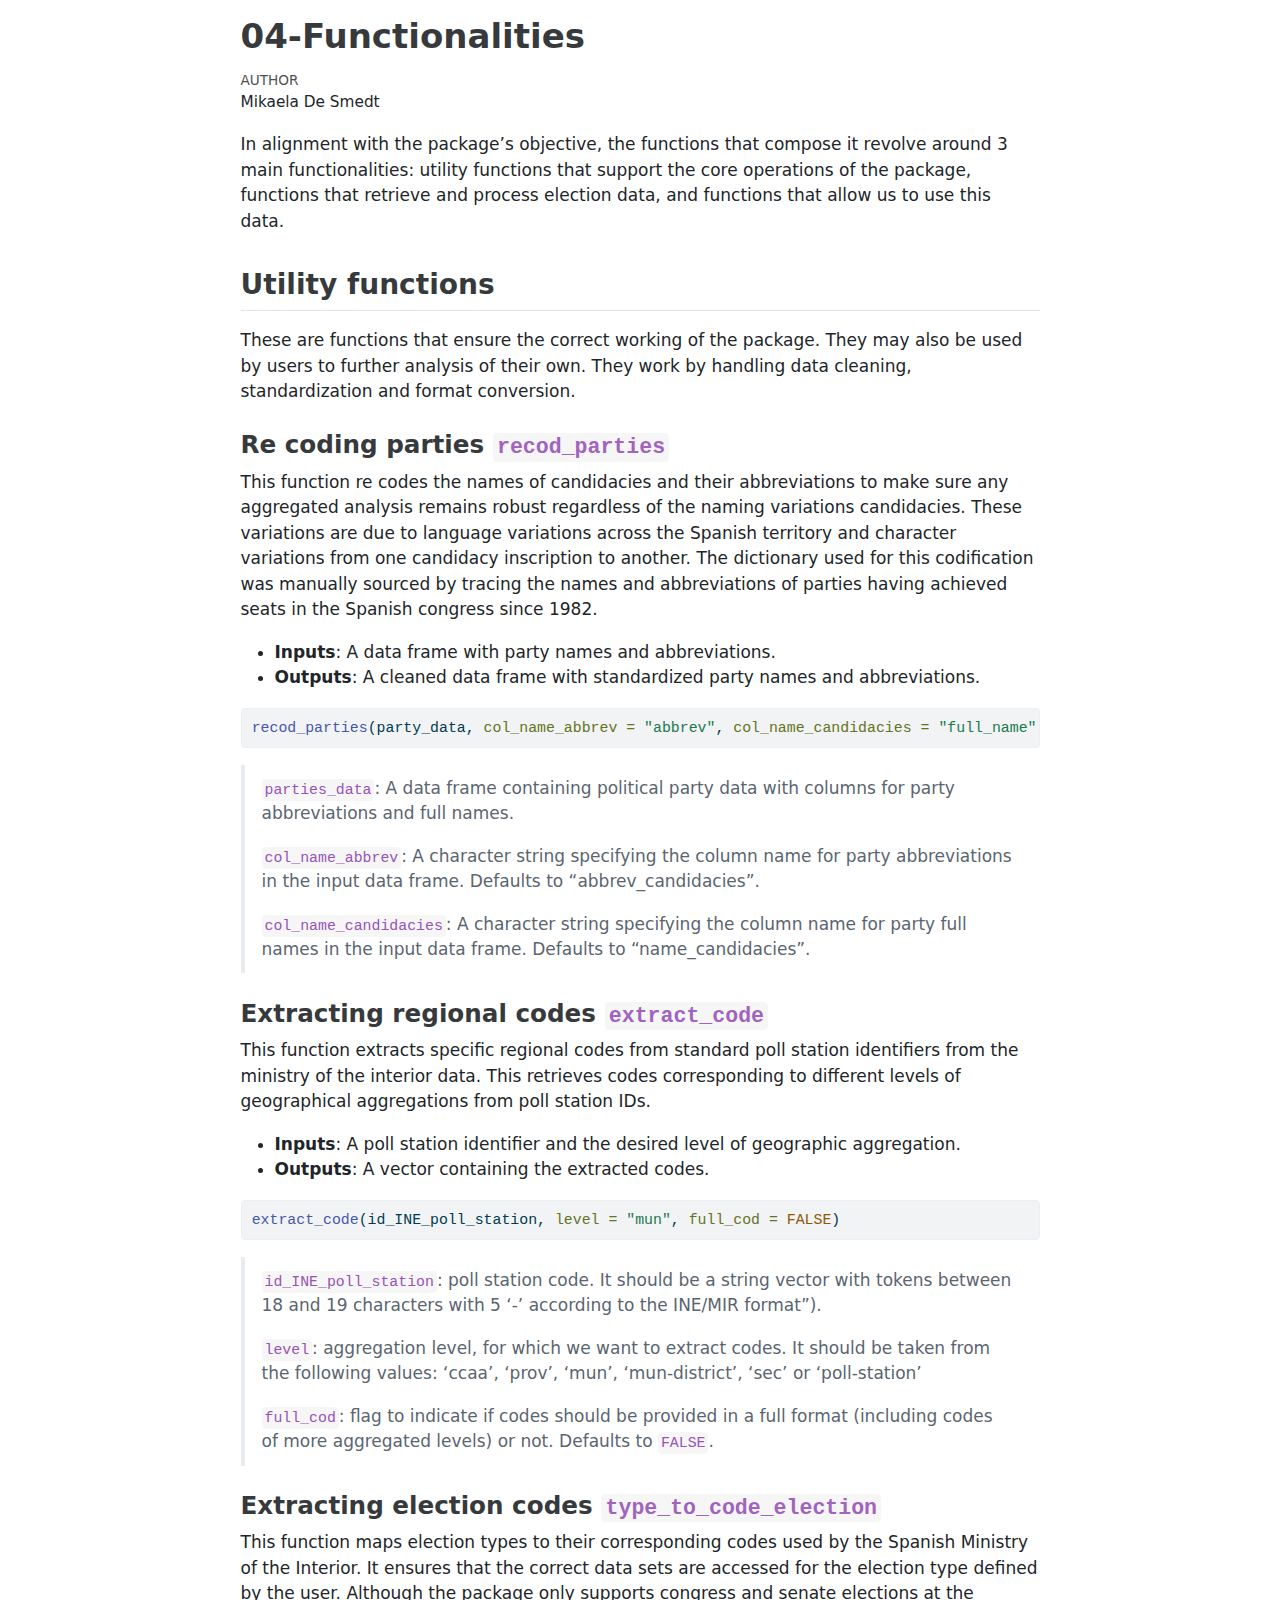
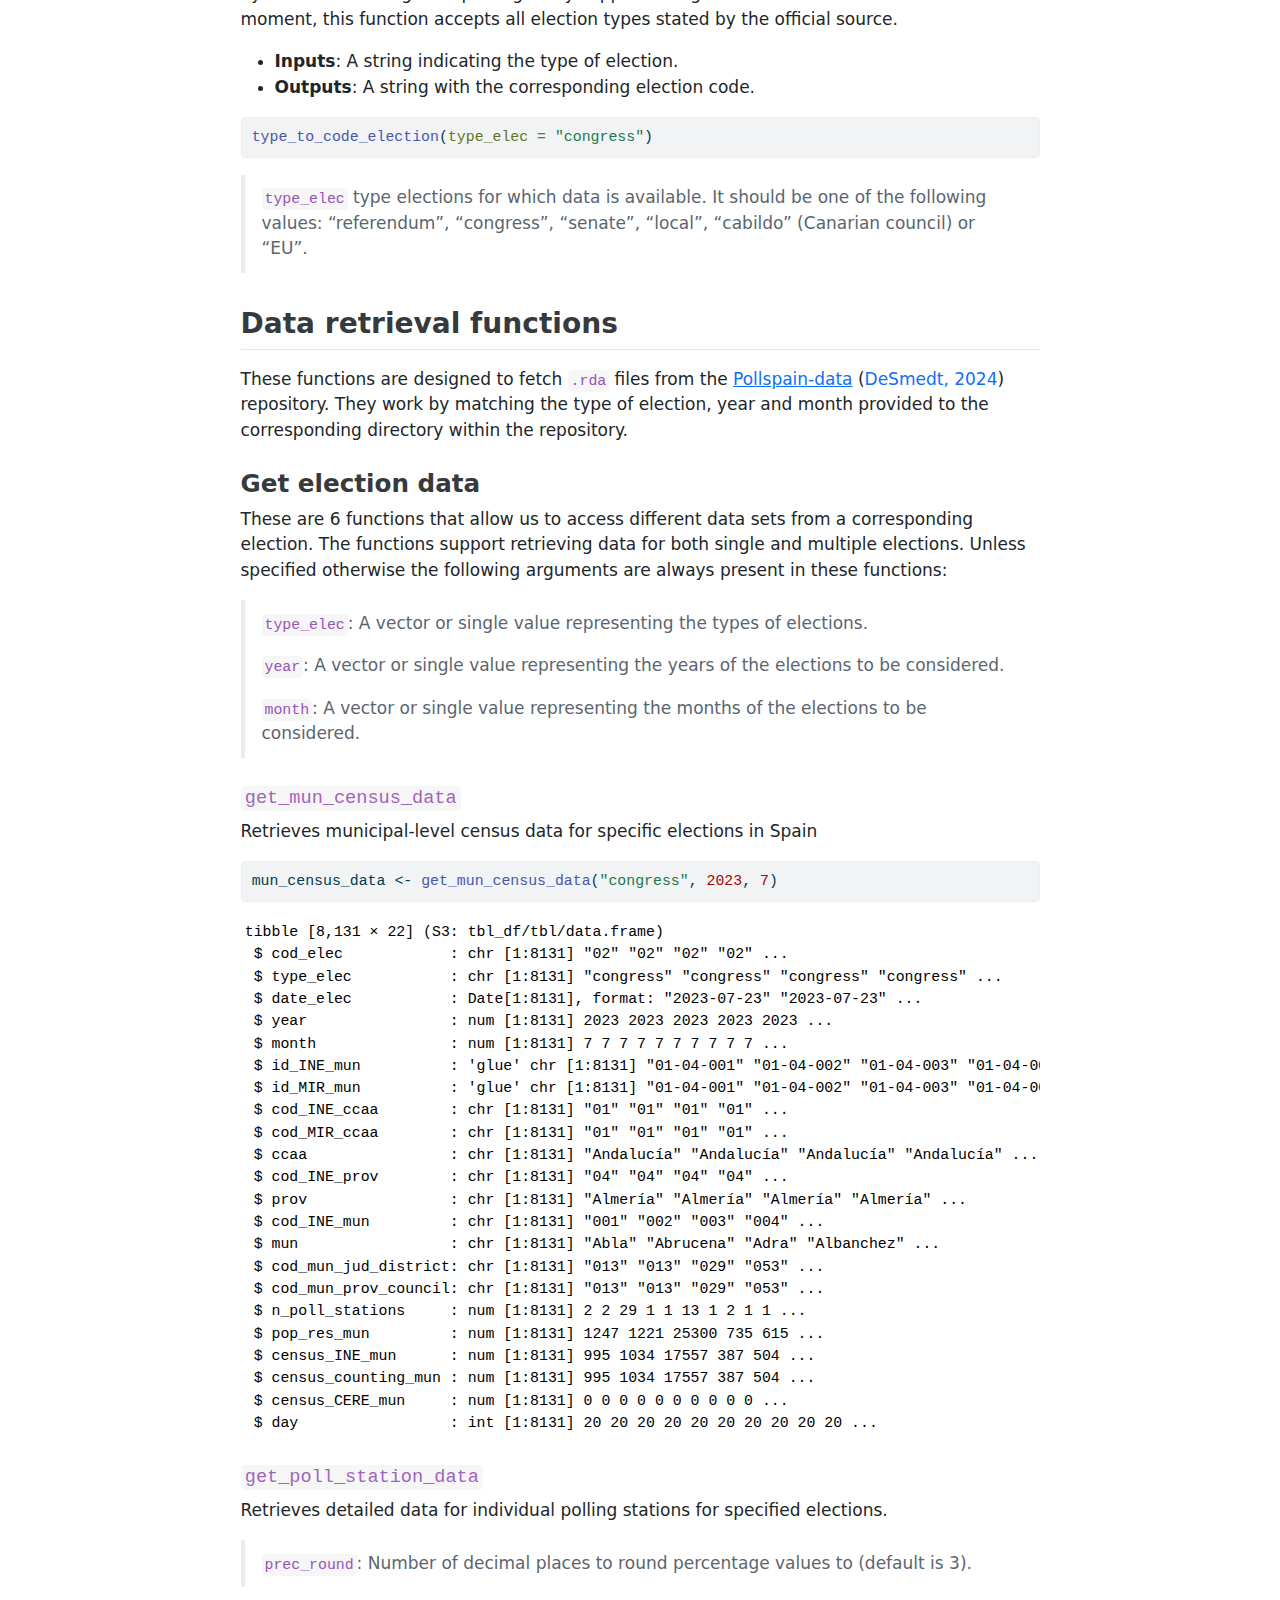
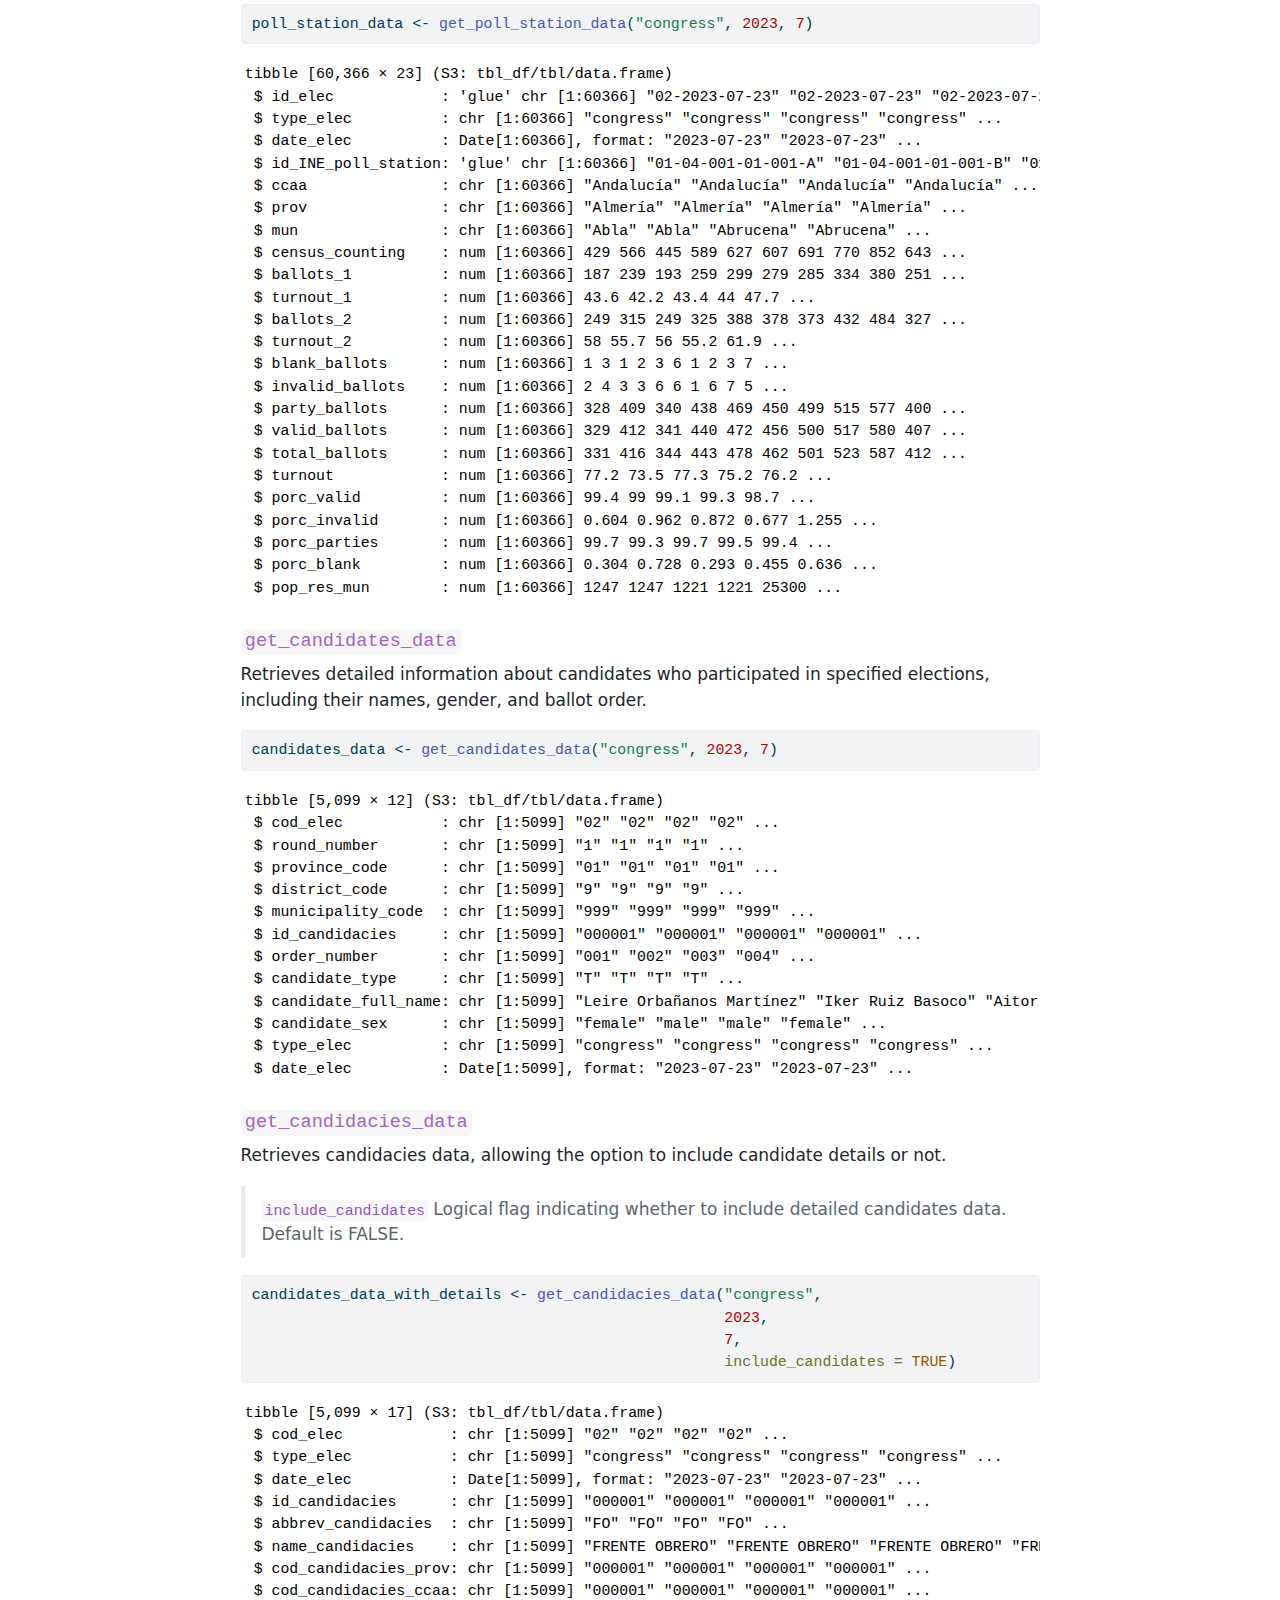
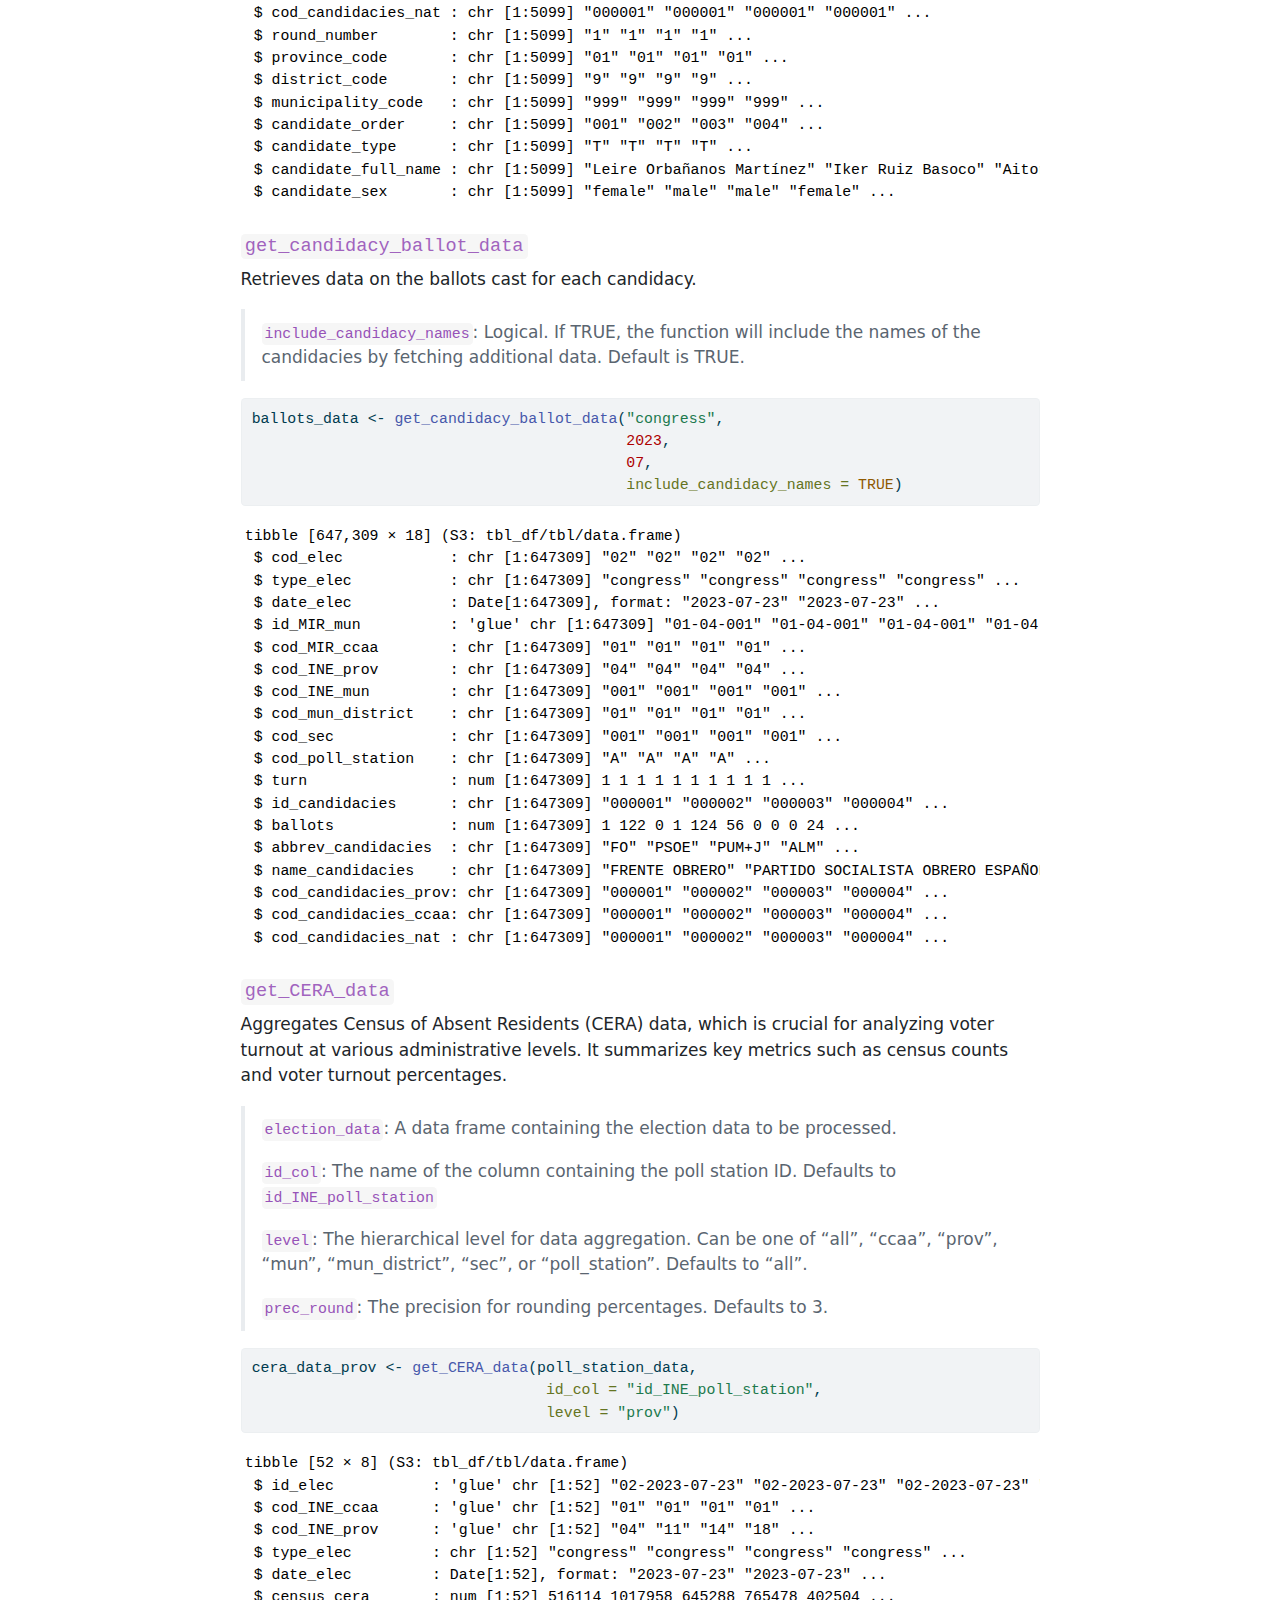
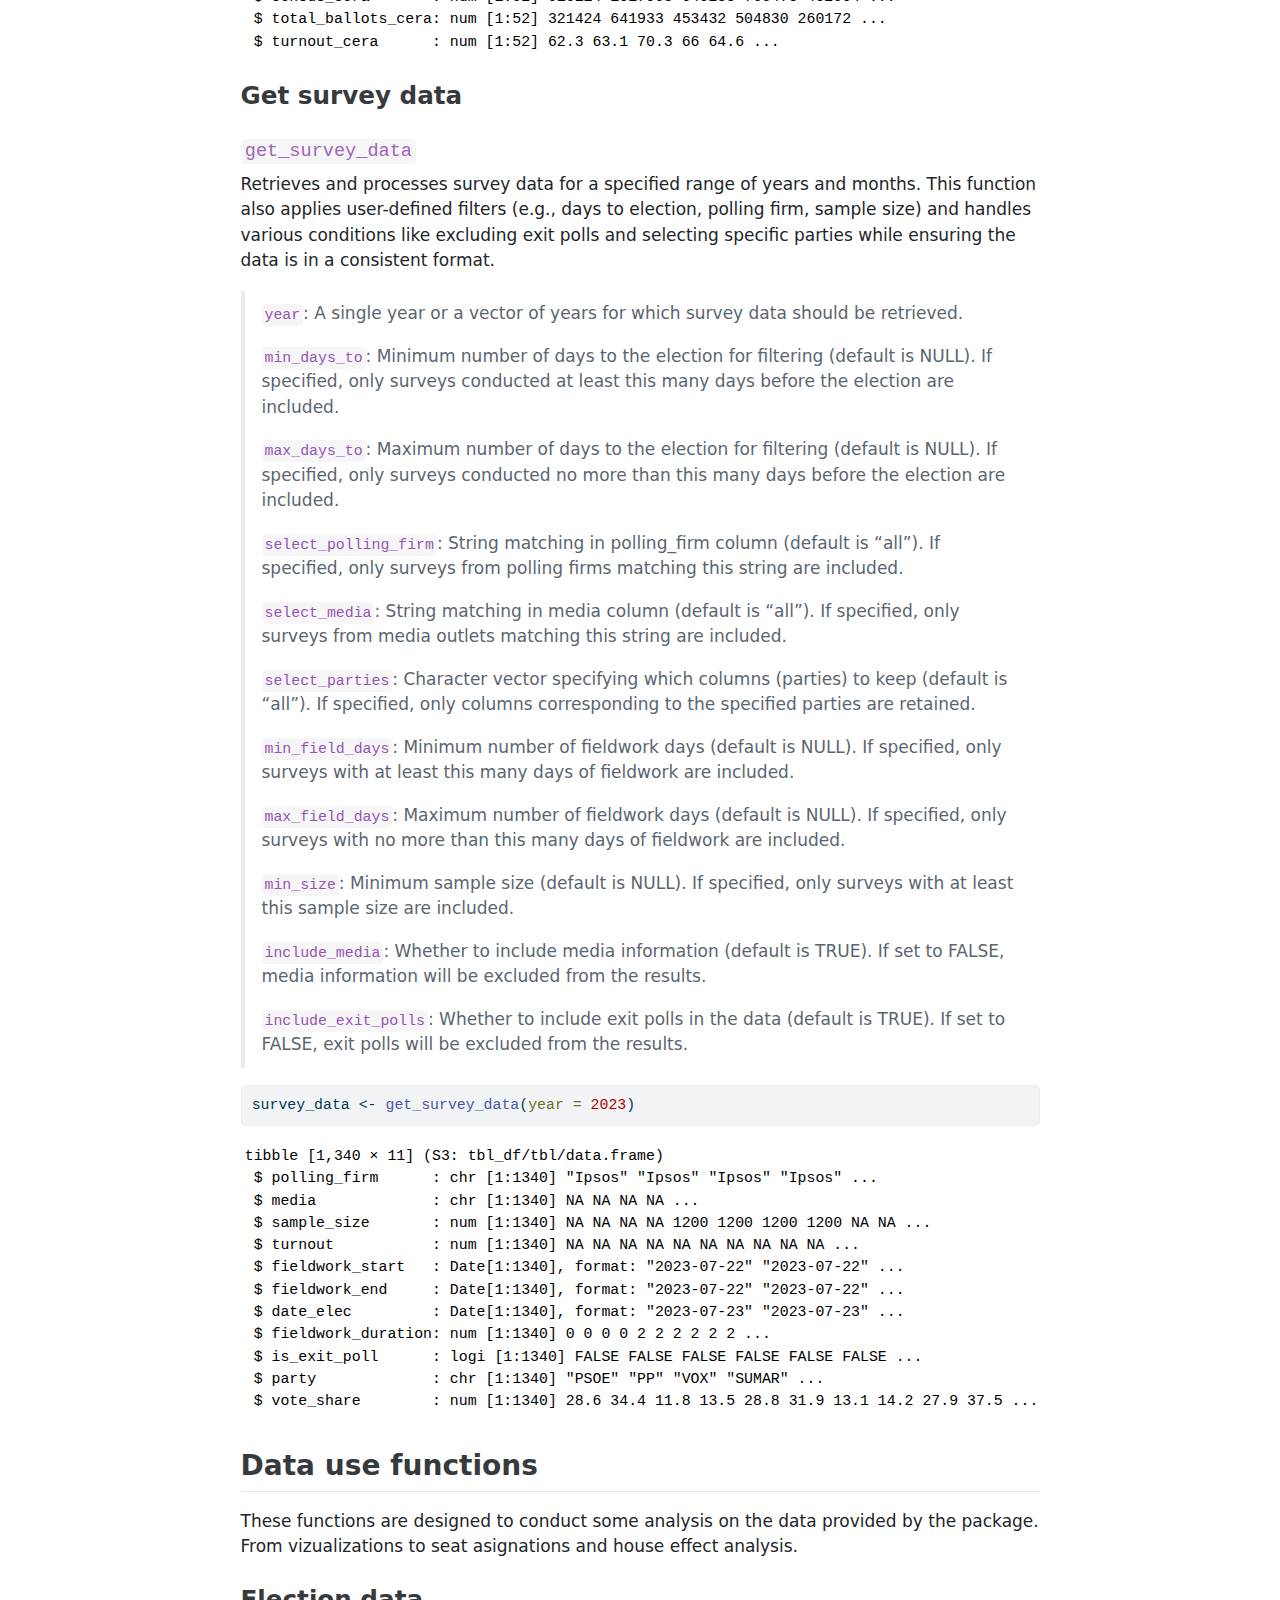
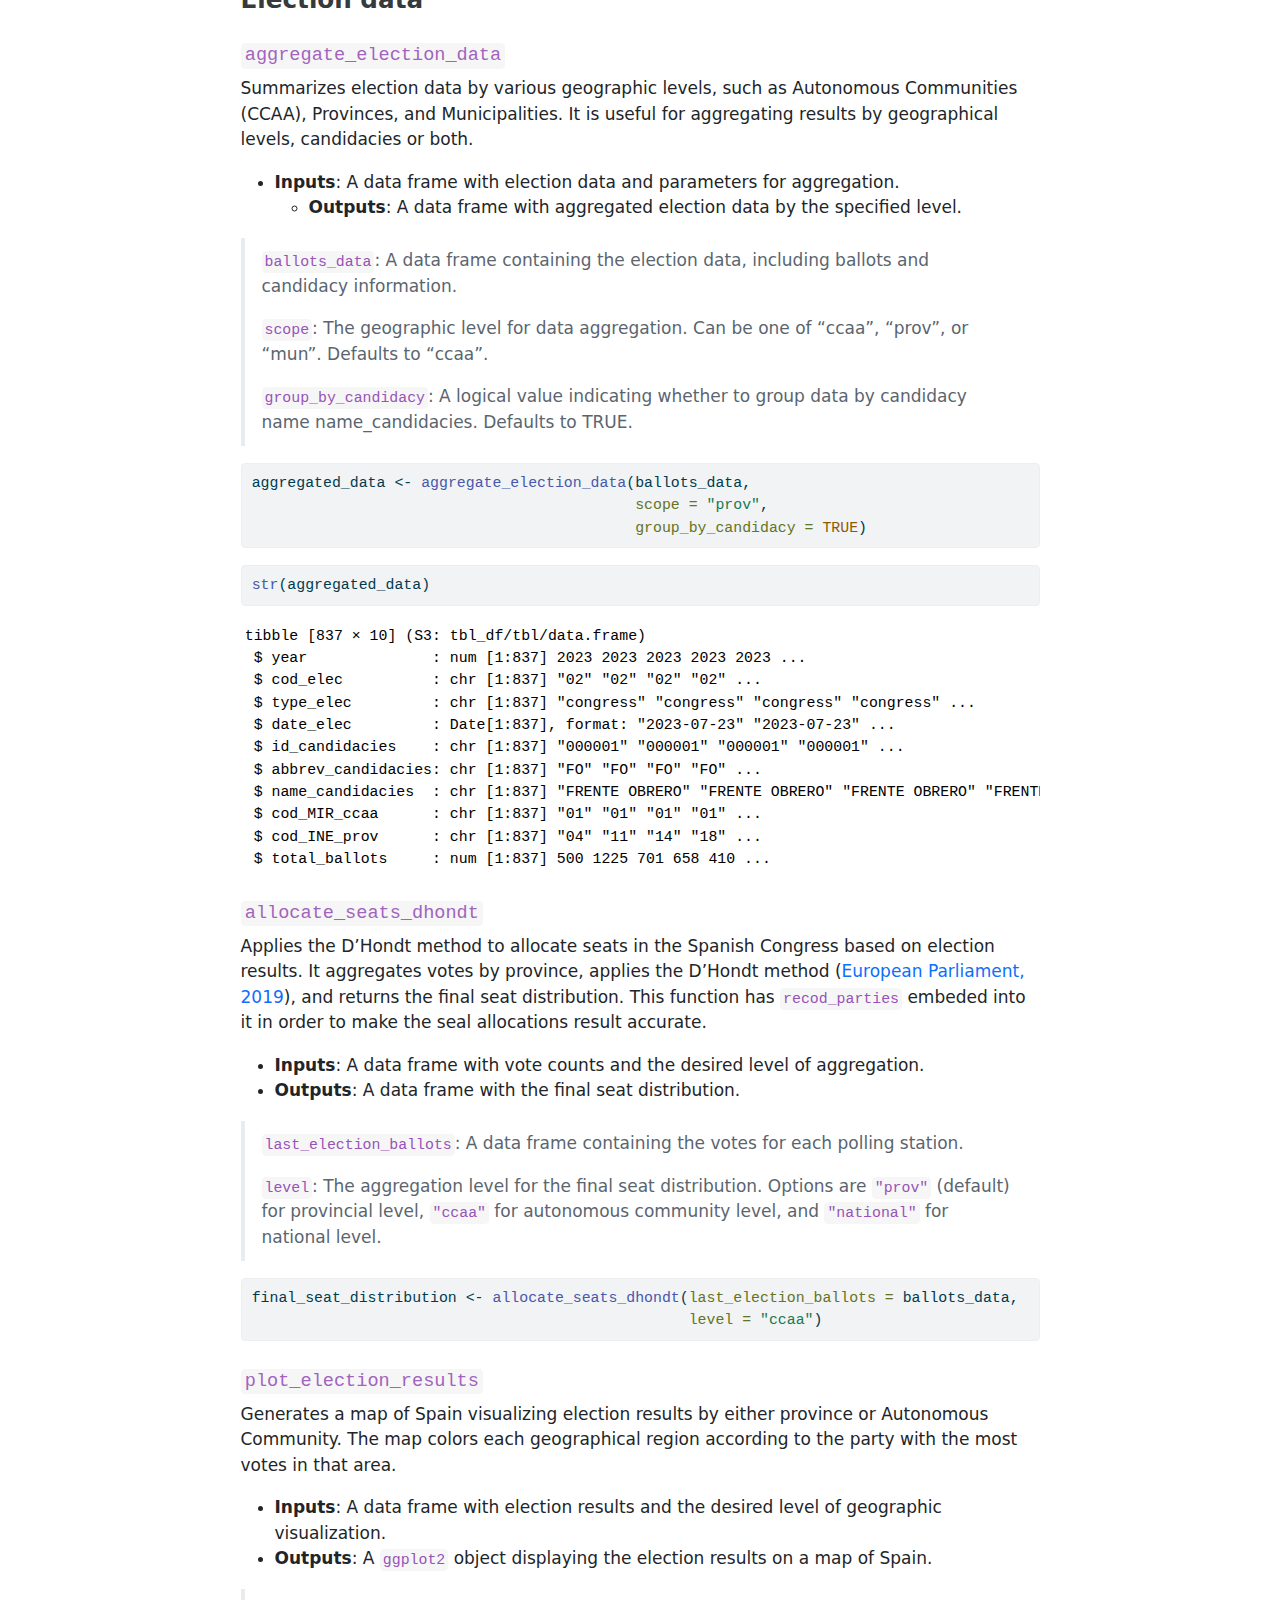
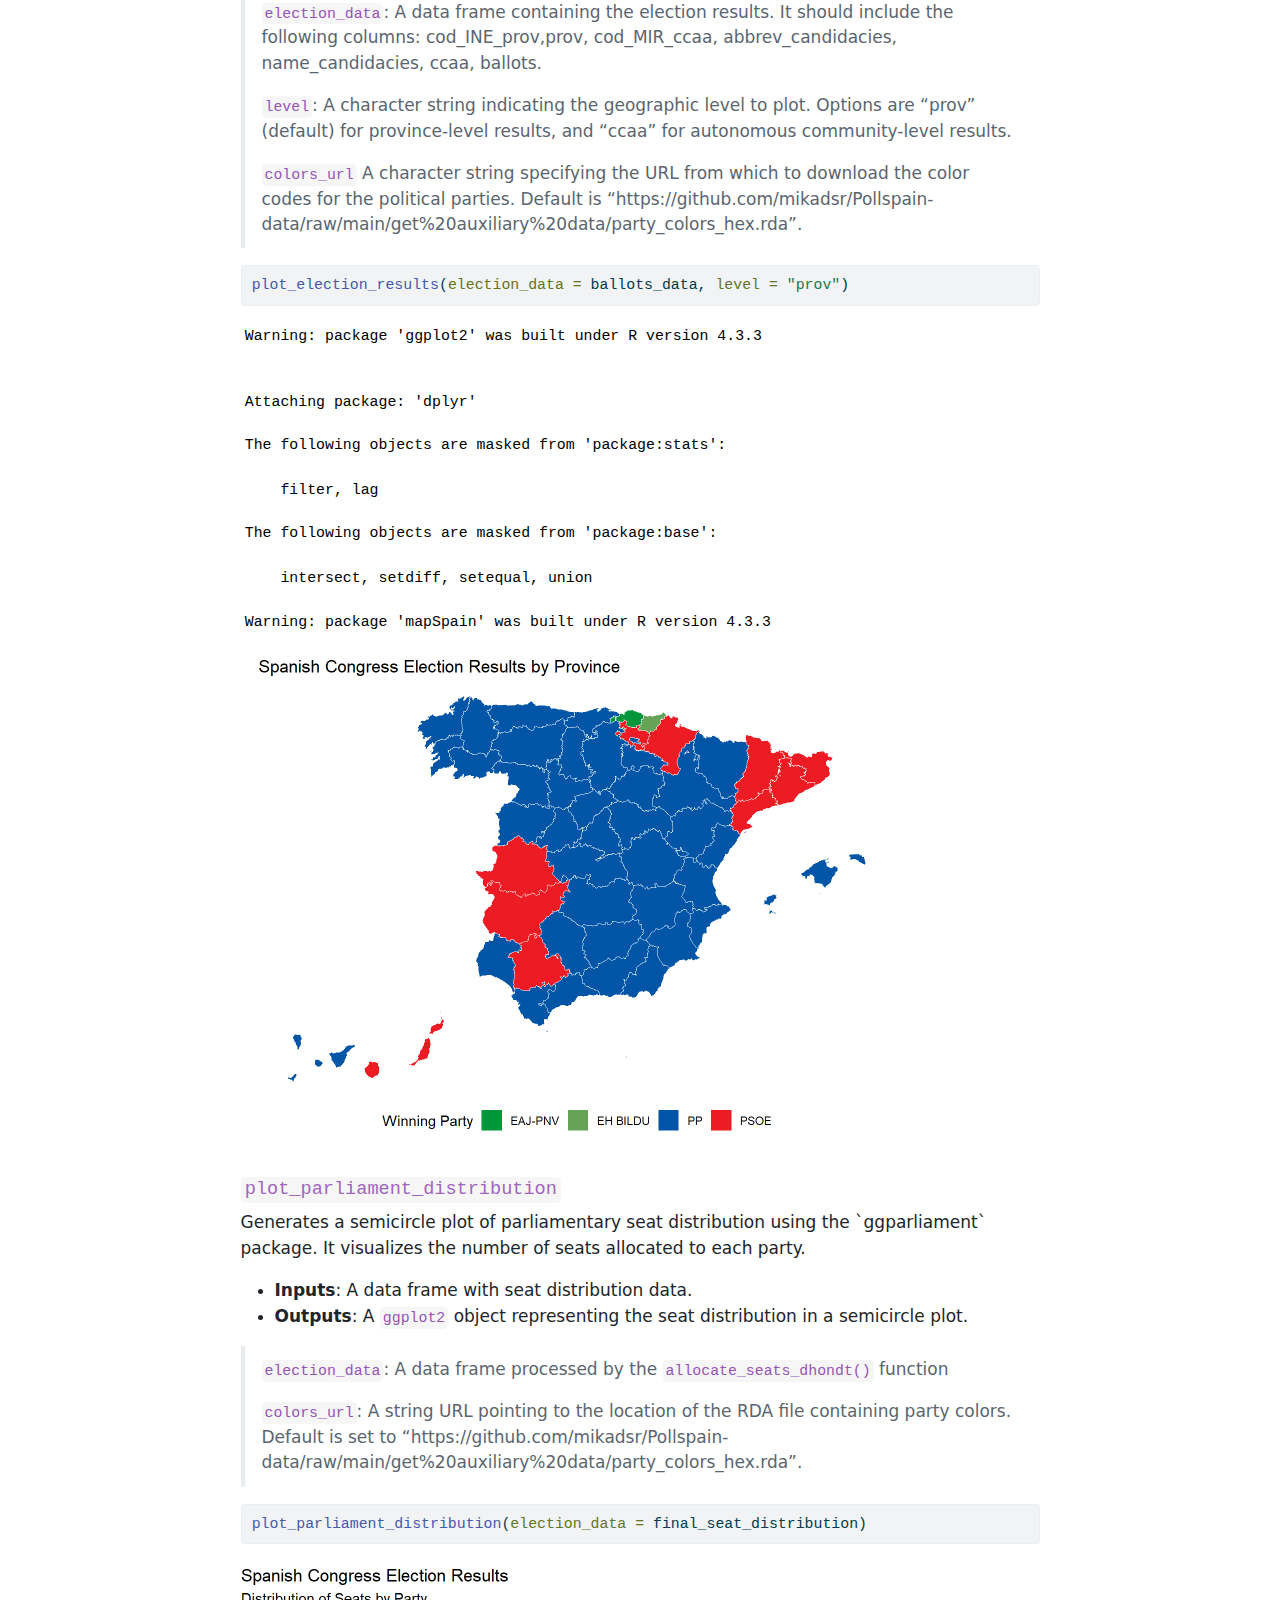
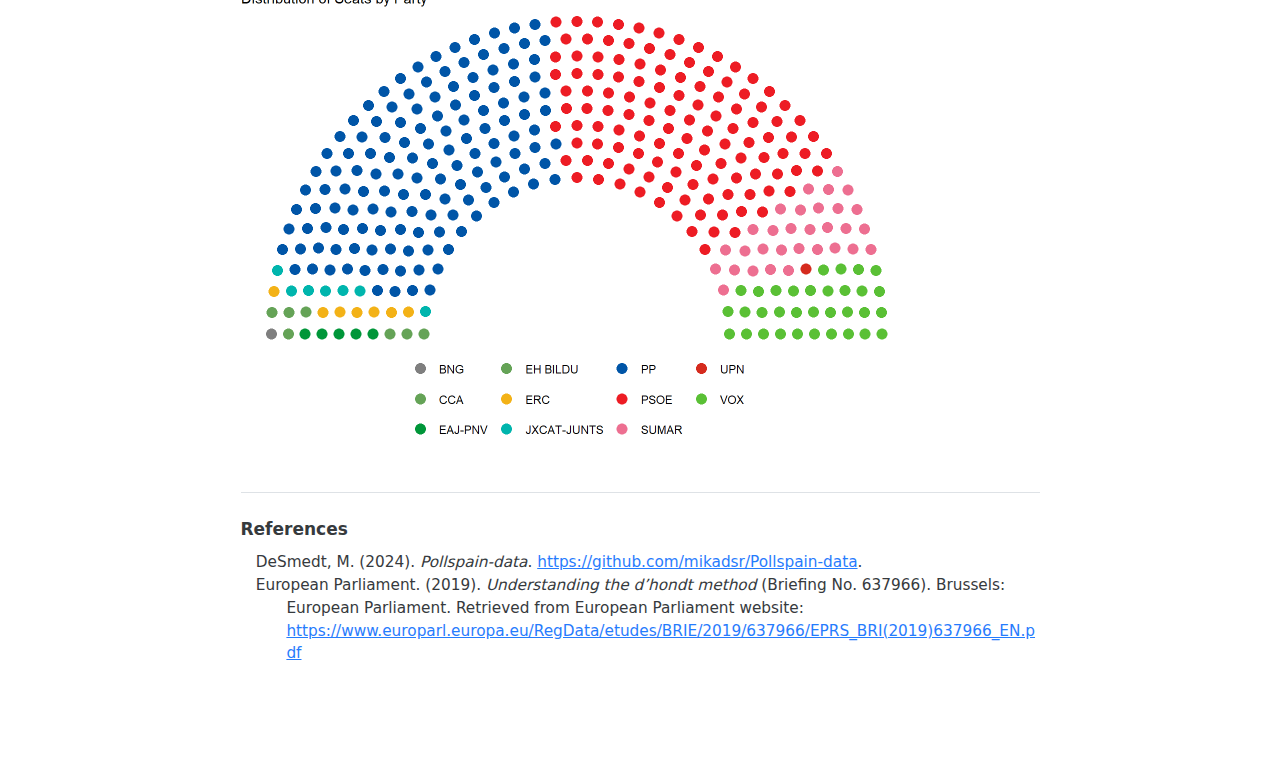
<file: chapters for the book/04-Functionalities.html>
<!DOCTYPE html>
<html xmlns="http://www.w3.org/1999/xhtml" lang="en" xml:lang="en"><head>

<meta charset="utf-8">
<meta name="generator" content="quarto-1.3.450">

<meta name="viewport" content="width=device-width, initial-scale=1.0, user-scalable=yes">

<meta name="author" content="Mikaela De Smedt">

<title>04-Functionalities</title>
<style>
code{white-space: pre-wrap;}
span.smallcaps{font-variant: small-caps;}
div.columns{display: flex; gap: min(4vw, 1.5em);}
div.column{flex: auto; overflow-x: auto;}
div.hanging-indent{margin-left: 1.5em; text-indent: -1.5em;}
ul.task-list{list-style: none;}
ul.task-list li input[type="checkbox"] {
  width: 0.8em;
  margin: 0 0.8em 0.2em -1em; /* quarto-specific, see https://github.com/quarto-dev/quarto-cli/issues/4556 */ 
  vertical-align: middle;
}
/* CSS for syntax highlighting */
pre > code.sourceCode { white-space: pre; position: relative; }
pre > code.sourceCode > span { display: inline-block; line-height: 1.25; }
pre > code.sourceCode > span:empty { height: 1.2em; }
.sourceCode { overflow: visible; }
code.sourceCode > span { color: inherit; text-decoration: inherit; }
div.sourceCode { margin: 1em 0; }
pre.sourceCode { margin: 0; }
@media screen {
div.sourceCode { overflow: auto; }
}
@media print {
pre > code.sourceCode { white-space: pre-wrap; }
pre > code.sourceCode > span { text-indent: -5em; padding-left: 5em; }
}
pre.numberSource code
  { counter-reset: source-line 0; }
pre.numberSource code > span
  { position: relative; left: -4em; counter-increment: source-line; }
pre.numberSource code > span > a:first-child::before
  { content: counter(source-line);
    position: relative; left: -1em; text-align: right; vertical-align: baseline;
    border: none; display: inline-block;
    -webkit-touch-callout: none; -webkit-user-select: none;
    -khtml-user-select: none; -moz-user-select: none;
    -ms-user-select: none; user-select: none;
    padding: 0 4px; width: 4em;
  }
pre.numberSource { margin-left: 3em;  padding-left: 4px; }
div.sourceCode
  {   }
@media screen {
pre > code.sourceCode > span > a:first-child::before { text-decoration: underline; }
}
/* CSS for citations */
div.csl-bib-body { }
div.csl-entry {
  clear: both;
}
.hanging-indent div.csl-entry {
  margin-left:2em;
  text-indent:-2em;
}
div.csl-left-margin {
  min-width:2em;
  float:left;
}
div.csl-right-inline {
  margin-left:2em;
  padding-left:1em;
}
div.csl-indent {
  margin-left: 2em;
}</style>


<script src="04-Functionalities_files/libs/clipboard/clipboard.min.js"></script>
<script src="04-Functionalities_files/libs/quarto-html/quarto.js"></script>
<script src="04-Functionalities_files/libs/quarto-html/popper.min.js"></script>
<script src="04-Functionalities_files/libs/quarto-html/tippy.umd.min.js"></script>
<script src="04-Functionalities_files/libs/quarto-html/anchor.min.js"></script>
<link href="04-Functionalities_files/libs/quarto-html/tippy.css" rel="stylesheet">
<link href="04-Functionalities_files/libs/quarto-html/quarto-syntax-highlighting.css" rel="stylesheet" id="quarto-text-highlighting-styles">
<script src="04-Functionalities_files/libs/bootstrap/bootstrap.min.js"></script>
<link href="04-Functionalities_files/libs/bootstrap/bootstrap-icons.css" rel="stylesheet">
<link href="04-Functionalities_files/libs/bootstrap/bootstrap.min.css" rel="stylesheet" id="quarto-bootstrap" data-mode="light">


</head>

<body class="fullcontent">

<div id="quarto-content" class="page-columns page-rows-contents page-layout-article">

<main class="content" id="quarto-document-content">

<header id="title-block-header" class="quarto-title-block default">
<div class="quarto-title">
<h1 class="title">04-Functionalities</h1>
</div>



<div class="quarto-title-meta">

    <div>
    <div class="quarto-title-meta-heading">Author</div>
    <div class="quarto-title-meta-contents">
             <p>Mikaela De Smedt </p>
          </div>
  </div>
    
  
    
  </div>
  

</header>

<p>In alignment with the package’s objective, the functions that compose it revolve around 3 main functionalities: utility functions that support the core operations of the package, functions that retrieve and process election data, and functions that allow us to use this data.</p>
<section id="utility-functions" class="level2">
<h2 class="anchored" data-anchor-id="utility-functions">Utility functions</h2>
<p>These are functions that ensure the correct working of the package. They may also be used by users to further analysis of their own. They work by handling data cleaning, standardization and format conversion.</p>
<section id="re-coding-parties-recod_parties" class="level3">
<h3 class="anchored" data-anchor-id="re-coding-parties-recod_parties">Re coding parties <code>recod_parties</code></h3>
<p>This function re codes the names of candidacies and their abbreviations to make sure any aggregated analysis remains robust regardless of the naming variations candidacies. These variations are due to language variations across the Spanish territory and character variations from one candidacy inscription to another. The dictionary used for this codification was manually sourced by tracing the names and abbreviations of parties having achieved seats in the Spanish congress since 1982.</p>
<ul>
<li><strong>Inputs</strong>: A data frame with party names and abbreviations.</li>
<li><strong>Outputs</strong>: A cleaned data frame with standardized party names and abbreviations.</li>
</ul>
<div class="cell">
<div class="sourceCode cell-code" id="cb1"><pre class="sourceCode r code-with-copy"><code class="sourceCode r"><span id="cb1-1"><a href="#cb1-1" aria-hidden="true" tabindex="-1"></a><span class="fu">recod_parties</span>(party_data, <span class="at">col_name_abbrev =</span> <span class="st">"abbrev"</span>, <span class="at">col_name_candidacies =</span> <span class="st">"full_name"</span>)</span></code><button title="Copy to Clipboard" class="code-copy-button"><i class="bi"></i></button></pre></div>
</div>
<blockquote class="blockquote">
<p><code>parties_data</code>: A data frame containing political party data with columns for party abbreviations and full names.</p>
<p><code>col_name_abbrev</code>: A character string specifying the column name for party abbreviations in the input data frame. Defaults to “abbrev_candidacies”.</p>
<p><code>col_name_candidacies</code>: A character string specifying the column name for party full names in the input data frame. Defaults to “name_candidacies”.</p>
</blockquote>
</section>
<section id="extracting-regional-codes-extract_code" class="level3">
<h3 class="anchored" data-anchor-id="extracting-regional-codes-extract_code">Extracting regional codes <code>extract_code</code></h3>
<p>This function extracts specific regional codes from standard poll station identifiers from the ministry of the interior data. This retrieves codes corresponding to different levels of geographical aggregations from poll station IDs.</p>
<ul>
<li><strong>Inputs</strong>: A poll station identifier and the desired level of geographic aggregation.</li>
<li><strong>Outputs</strong>: A vector containing the extracted codes.</li>
</ul>
<div class="cell">
<div class="sourceCode cell-code" id="cb2"><pre class="sourceCode r code-with-copy"><code class="sourceCode r"><span id="cb2-1"><a href="#cb2-1" aria-hidden="true" tabindex="-1"></a><span class="fu">extract_code</span>(id_INE_poll_station, <span class="at">level =</span> <span class="st">"mun"</span>, <span class="at">full_cod =</span> <span class="cn">FALSE</span>)</span></code><button title="Copy to Clipboard" class="code-copy-button"><i class="bi"></i></button></pre></div>
</div>
<blockquote class="blockquote">
<p><code>id_INE_poll_station</code>: poll station code. It should be a string vector with tokens between 18 and 19 characters with 5 ‘-’ according to the INE/MIR format”).</p>
<p><code>level</code>: aggregation level, for which we want to extract codes. It should be taken from the following values: ‘ccaa’, ‘prov’, ‘mun’, ‘mun-district’, ‘sec’ or ‘poll-station’</p>
<p><code>full_cod</code>: flag to indicate if codes should be provided in a full format (including codes of more aggregated levels) or not. Defaults to <code>FALSE</code>.</p>
</blockquote>
</section>
<section id="extracting-election-codes-type_to_code_election" class="level3">
<h3 class="anchored" data-anchor-id="extracting-election-codes-type_to_code_election">Extracting election codes <code>type_to_code_election</code></h3>
<p>This function maps election types to their corresponding codes used by the Spanish Ministry of the Interior. It ensures that the correct data sets are accessed for the election type defined by the user. Although the package only supports congress and senate elections at the moment, this function accepts all election types stated by the official source.</p>
<ul>
<li><strong>Inputs</strong>: A string indicating the type of election.</li>
<li><strong>Outputs</strong>: A string with the corresponding election code.</li>
</ul>
<div class="cell">
<div class="sourceCode cell-code" id="cb3"><pre class="sourceCode r code-with-copy"><code class="sourceCode r"><span id="cb3-1"><a href="#cb3-1" aria-hidden="true" tabindex="-1"></a><span class="fu">type_to_code_election</span>(<span class="at">type_elec =</span> <span class="st">"congress"</span>)</span></code><button title="Copy to Clipboard" class="code-copy-button"><i class="bi"></i></button></pre></div>
</div>
<blockquote class="blockquote">
<p><code>type_elec</code> type elections for which data is available. It should be one of the following values: “referendum”, “congress”, “senate”, “local”, “cabildo” (Canarian council) or “EU”.</p>
</blockquote>
</section>
</section>
<section id="data-retrieval-functions" class="level2">
<h2 class="anchored" data-anchor-id="data-retrieval-functions">Data retrieval functions</h2>
<p>These functions are designed to fetch <code>.rda</code> files from the <a href="https://github.com/mikadsr/Pollspain-data">Pollspain-data</a> <span class="citation" data-cites="pollspain2024">(<a href="#ref-pollspain2024" role="doc-biblioref">DeSmedt, 2024</a>)</span> repository. They work by matching the type of election, year and month provided to the corresponding directory within the repository.</p>
<section id="get-election-data" class="level3">
<h3 class="anchored" data-anchor-id="get-election-data">Get election data</h3>
<p>These are 6 functions that allow us to access different data sets from a corresponding election. The functions support retrieving data for both single and multiple elections. Unless specified otherwise the following arguments are always present in these functions:</p>
<blockquote class="blockquote">
<p><code>type_elec</code>: A vector or single value representing the types of elections.</p>
<p><code>year</code>: A vector or single value representing the years of the elections to be considered.</p>
<p><code>month</code>: A vector or single value representing the months of the elections to be considered.</p>
</blockquote>
<section id="get_mun_census_data" class="level4">
<h4 class="anchored" data-anchor-id="get_mun_census_data"><code>get_mun_census_data</code></h4>
<p>Retrieves municipal-level census data for specific elections in Spain</p>
<div class="cell">
<div class="sourceCode cell-code" id="cb4"><pre class="sourceCode r code-with-copy"><code class="sourceCode r"><span id="cb4-1"><a href="#cb4-1" aria-hidden="true" tabindex="-1"></a>mun_census_data <span class="ot">&lt;-</span> <span class="fu">get_mun_census_data</span>(<span class="st">"congress"</span>, <span class="dv">2023</span>, <span class="dv">7</span>)</span></code><button title="Copy to Clipboard" class="code-copy-button"><i class="bi"></i></button></pre></div>
</div>
<div class="cell">
<div class="cell-output cell-output-stdout">
<pre><code>tibble [8,131 × 22] (S3: tbl_df/tbl/data.frame)
 $ cod_elec            : chr [1:8131] "02" "02" "02" "02" ...
 $ type_elec           : chr [1:8131] "congress" "congress" "congress" "congress" ...
 $ date_elec           : Date[1:8131], format: "2023-07-23" "2023-07-23" ...
 $ year                : num [1:8131] 2023 2023 2023 2023 2023 ...
 $ month               : num [1:8131] 7 7 7 7 7 7 7 7 7 7 ...
 $ id_INE_mun          : 'glue' chr [1:8131] "01-04-001" "01-04-002" "01-04-003" "01-04-004" ...
 $ id_MIR_mun          : 'glue' chr [1:8131] "01-04-001" "01-04-002" "01-04-003" "01-04-004" ...
 $ cod_INE_ccaa        : chr [1:8131] "01" "01" "01" "01" ...
 $ cod_MIR_ccaa        : chr [1:8131] "01" "01" "01" "01" ...
 $ ccaa                : chr [1:8131] "Andalucía" "Andalucía" "Andalucía" "Andalucía" ...
 $ cod_INE_prov        : chr [1:8131] "04" "04" "04" "04" ...
 $ prov                : chr [1:8131] "Almería" "Almería" "Almería" "Almería" ...
 $ cod_INE_mun         : chr [1:8131] "001" "002" "003" "004" ...
 $ mun                 : chr [1:8131] "Abla" "Abrucena" "Adra" "Albanchez" ...
 $ cod_mun_jud_district: chr [1:8131] "013" "013" "029" "053" ...
 $ cod_mun_prov_council: chr [1:8131] "013" "013" "029" "053" ...
 $ n_poll_stations     : num [1:8131] 2 2 29 1 1 13 1 2 1 1 ...
 $ pop_res_mun         : num [1:8131] 1247 1221 25300 735 615 ...
 $ census_INE_mun      : num [1:8131] 995 1034 17557 387 504 ...
 $ census_counting_mun : num [1:8131] 995 1034 17557 387 504 ...
 $ census_CERE_mun     : num [1:8131] 0 0 0 0 0 0 0 0 0 0 ...
 $ day                 : int [1:8131] 20 20 20 20 20 20 20 20 20 20 ...</code></pre>
</div>
</div>
</section>
<section id="get_poll_station_data" class="level4">
<h4 class="anchored" data-anchor-id="get_poll_station_data"><code>get_poll_station_data</code></h4>
<p>Retrieves detailed data for individual polling stations for specified elections.</p>
<blockquote class="blockquote">
<p><code>prec_round</code>: Number of decimal places to round percentage values to (default is 3).</p>
</blockquote>
<div class="cell">
<div class="sourceCode cell-code" id="cb6"><pre class="sourceCode r code-with-copy"><code class="sourceCode r"><span id="cb6-1"><a href="#cb6-1" aria-hidden="true" tabindex="-1"></a>poll_station_data <span class="ot">&lt;-</span> <span class="fu">get_poll_station_data</span>(<span class="st">"congress"</span>, <span class="dv">2023</span>, <span class="dv">7</span>)</span></code><button title="Copy to Clipboard" class="code-copy-button"><i class="bi"></i></button></pre></div>
</div>
<div class="cell">
<div class="cell-output cell-output-stdout">
<pre><code>tibble [60,366 × 23] (S3: tbl_df/tbl/data.frame)
 $ id_elec            : 'glue' chr [1:60366] "02-2023-07-23" "02-2023-07-23" "02-2023-07-23" "02-2023-07-23" ...
 $ type_elec          : chr [1:60366] "congress" "congress" "congress" "congress" ...
 $ date_elec          : Date[1:60366], format: "2023-07-23" "2023-07-23" ...
 $ id_INE_poll_station: 'glue' chr [1:60366] "01-04-001-01-001-A" "01-04-001-01-001-B" "01-04-002-01-001-A" "01-04-002-01-001-B" ...
 $ ccaa               : chr [1:60366] "Andalucía" "Andalucía" "Andalucía" "Andalucía" ...
 $ prov               : chr [1:60366] "Almería" "Almería" "Almería" "Almería" ...
 $ mun                : chr [1:60366] "Abla" "Abla" "Abrucena" "Abrucena" ...
 $ census_counting    : num [1:60366] 429 566 445 589 627 607 691 770 852 643 ...
 $ ballots_1          : num [1:60366] 187 239 193 259 299 279 285 334 380 251 ...
 $ turnout_1          : num [1:60366] 43.6 42.2 43.4 44 47.7 ...
 $ ballots_2          : num [1:60366] 249 315 249 325 388 378 373 432 484 327 ...
 $ turnout_2          : num [1:60366] 58 55.7 56 55.2 61.9 ...
 $ blank_ballots      : num [1:60366] 1 3 1 2 3 6 1 2 3 7 ...
 $ invalid_ballots    : num [1:60366] 2 4 3 3 6 6 1 6 7 5 ...
 $ party_ballots      : num [1:60366] 328 409 340 438 469 450 499 515 577 400 ...
 $ valid_ballots      : num [1:60366] 329 412 341 440 472 456 500 517 580 407 ...
 $ total_ballots      : num [1:60366] 331 416 344 443 478 462 501 523 587 412 ...
 $ turnout            : num [1:60366] 77.2 73.5 77.3 75.2 76.2 ...
 $ porc_valid         : num [1:60366] 99.4 99 99.1 99.3 98.7 ...
 $ porc_invalid       : num [1:60366] 0.604 0.962 0.872 0.677 1.255 ...
 $ porc_parties       : num [1:60366] 99.7 99.3 99.7 99.5 99.4 ...
 $ porc_blank         : num [1:60366] 0.304 0.728 0.293 0.455 0.636 ...
 $ pop_res_mun        : num [1:60366] 1247 1247 1221 1221 25300 ...</code></pre>
</div>
</div>
</section>
<section id="get_candidates_data" class="level4">
<h4 class="anchored" data-anchor-id="get_candidates_data"><code>get_candidates_data</code></h4>
<p>Retrieves detailed information about candidates who participated in specified elections, including their names, gender, and ballot order.</p>
<div class="cell">
<div class="sourceCode cell-code" id="cb8"><pre class="sourceCode r code-with-copy"><code class="sourceCode r"><span id="cb8-1"><a href="#cb8-1" aria-hidden="true" tabindex="-1"></a>candidates_data <span class="ot">&lt;-</span> <span class="fu">get_candidates_data</span>(<span class="st">"congress"</span>, <span class="dv">2023</span>, <span class="dv">7</span>)</span></code><button title="Copy to Clipboard" class="code-copy-button"><i class="bi"></i></button></pre></div>
</div>
<div class="cell">
<div class="cell-output cell-output-stdout">
<pre><code>tibble [5,099 × 12] (S3: tbl_df/tbl/data.frame)
 $ cod_elec           : chr [1:5099] "02" "02" "02" "02" ...
 $ round_number       : chr [1:5099] "1" "1" "1" "1" ...
 $ province_code      : chr [1:5099] "01" "01" "01" "01" ...
 $ district_code      : chr [1:5099] "9" "9" "9" "9" ...
 $ municipality_code  : chr [1:5099] "999" "999" "999" "999" ...
 $ id_candidacies     : chr [1:5099] "000001" "000001" "000001" "000001" ...
 $ order_number       : chr [1:5099] "001" "002" "003" "004" ...
 $ candidate_type     : chr [1:5099] "T" "T" "T" "T" ...
 $ candidate_full_name: chr [1:5099] "Leire Orbañanos Martínez" "Iker Ruiz Basoco" "Aitor Menayo Hurtado" "Carolina Cruz Montesinos" ...
 $ candidate_sex      : chr [1:5099] "female" "male" "male" "female" ...
 $ type_elec          : chr [1:5099] "congress" "congress" "congress" "congress" ...
 $ date_elec          : Date[1:5099], format: "2023-07-23" "2023-07-23" ...</code></pre>
</div>
</div>
</section>
<section id="get_candidacies_data" class="level4">
<h4 class="anchored" data-anchor-id="get_candidacies_data"><code>get_candidacies_data</code></h4>
<p>Retrieves candidacies data, allowing the option to include candidate details or not.</p>
<blockquote class="blockquote">
<p><code>include_candidates</code> Logical flag indicating whether to include detailed candidates data. Default is FALSE.</p>
</blockquote>
<div class="cell">
<div class="sourceCode cell-code" id="cb10"><pre class="sourceCode r code-with-copy"><code class="sourceCode r"><span id="cb10-1"><a href="#cb10-1" aria-hidden="true" tabindex="-1"></a>candidates_data_with_details <span class="ot">&lt;-</span> <span class="fu">get_candidacies_data</span>(<span class="st">"congress"</span>,</span>
<span id="cb10-2"><a href="#cb10-2" aria-hidden="true" tabindex="-1"></a>                                                     <span class="dv">2023</span>, </span>
<span id="cb10-3"><a href="#cb10-3" aria-hidden="true" tabindex="-1"></a>                                                     <span class="dv">7</span>,</span>
<span id="cb10-4"><a href="#cb10-4" aria-hidden="true" tabindex="-1"></a>                                                     <span class="at">include_candidates =</span> <span class="cn">TRUE</span>)</span></code><button title="Copy to Clipboard" class="code-copy-button"><i class="bi"></i></button></pre></div>
</div>
<div class="cell">
<div class="cell-output cell-output-stdout">
<pre><code>tibble [5,099 × 17] (S3: tbl_df/tbl/data.frame)
 $ cod_elec            : chr [1:5099] "02" "02" "02" "02" ...
 $ type_elec           : chr [1:5099] "congress" "congress" "congress" "congress" ...
 $ date_elec           : Date[1:5099], format: "2023-07-23" "2023-07-23" ...
 $ id_candidacies      : chr [1:5099] "000001" "000001" "000001" "000001" ...
 $ abbrev_candidacies  : chr [1:5099] "FO" "FO" "FO" "FO" ...
 $ name_candidacies    : chr [1:5099] "FRENTE OBRERO" "FRENTE OBRERO" "FRENTE OBRERO" "FRENTE OBRERO" ...
 $ cod_candidacies_prov: chr [1:5099] "000001" "000001" "000001" "000001" ...
 $ cod_candidacies_ccaa: chr [1:5099] "000001" "000001" "000001" "000001" ...
 $ cod_candidacies_nat : chr [1:5099] "000001" "000001" "000001" "000001" ...
 $ round_number        : chr [1:5099] "1" "1" "1" "1" ...
 $ province_code       : chr [1:5099] "01" "01" "01" "01" ...
 $ district_code       : chr [1:5099] "9" "9" "9" "9" ...
 $ municipality_code   : chr [1:5099] "999" "999" "999" "999" ...
 $ candidate_order     : chr [1:5099] "001" "002" "003" "004" ...
 $ candidate_type      : chr [1:5099] "T" "T" "T" "T" ...
 $ candidate_full_name : chr [1:5099] "Leire Orbañanos Martínez" "Iker Ruiz Basoco" "Aitor Menayo Hurtado" "Carolina Cruz Montesinos" ...
 $ candidate_sex       : chr [1:5099] "female" "male" "male" "female" ...</code></pre>
</div>
</div>
</section>
<section id="get_candidacy_ballot_data" class="level4">
<h4 class="anchored" data-anchor-id="get_candidacy_ballot_data"><code>get_candidacy_ballot_data</code></h4>
<p>Retrieves data on the ballots cast for each candidacy.</p>
<blockquote class="blockquote">
<p><code>include_candidacy_names</code>: Logical. If TRUE, the function will include the names of the candidacies by fetching additional data. Default is TRUE.</p>
</blockquote>
<div class="cell">
<div class="sourceCode cell-code" id="cb12"><pre class="sourceCode r code-with-copy"><code class="sourceCode r"><span id="cb12-1"><a href="#cb12-1" aria-hidden="true" tabindex="-1"></a>ballots_data <span class="ot">&lt;-</span> <span class="fu">get_candidacy_ballot_data</span>(<span class="st">"congress"</span>, </span>
<span id="cb12-2"><a href="#cb12-2" aria-hidden="true" tabindex="-1"></a>                                          <span class="dv">2023</span>, </span>
<span id="cb12-3"><a href="#cb12-3" aria-hidden="true" tabindex="-1"></a>                                          <span class="dv">07</span>, </span>
<span id="cb12-4"><a href="#cb12-4" aria-hidden="true" tabindex="-1"></a>                                          <span class="at">include_candidacy_names =</span> <span class="cn">TRUE</span>)</span></code><button title="Copy to Clipboard" class="code-copy-button"><i class="bi"></i></button></pre></div>
</div>
<div class="cell">
<div class="cell-output cell-output-stdout">
<pre><code>tibble [647,309 × 18] (S3: tbl_df/tbl/data.frame)
 $ cod_elec            : chr [1:647309] "02" "02" "02" "02" ...
 $ type_elec           : chr [1:647309] "congress" "congress" "congress" "congress" ...
 $ date_elec           : Date[1:647309], format: "2023-07-23" "2023-07-23" ...
 $ id_MIR_mun          : 'glue' chr [1:647309] "01-04-001" "01-04-001" "01-04-001" "01-04-001" ...
 $ cod_MIR_ccaa        : chr [1:647309] "01" "01" "01" "01" ...
 $ cod_INE_prov        : chr [1:647309] "04" "04" "04" "04" ...
 $ cod_INE_mun         : chr [1:647309] "001" "001" "001" "001" ...
 $ cod_mun_district    : chr [1:647309] "01" "01" "01" "01" ...
 $ cod_sec             : chr [1:647309] "001" "001" "001" "001" ...
 $ cod_poll_station    : chr [1:647309] "A" "A" "A" "A" ...
 $ turn                : num [1:647309] 1 1 1 1 1 1 1 1 1 1 ...
 $ id_candidacies      : chr [1:647309] "000001" "000002" "000003" "000004" ...
 $ ballots             : num [1:647309] 1 122 0 1 124 56 0 0 0 24 ...
 $ abbrev_candidacies  : chr [1:647309] "FO" "PSOE" "PUM+J" "ALM" ...
 $ name_candidacies    : chr [1:647309] "FRENTE OBRERO" "PARTIDO SOCIALISTA OBRERO ESPAÑOL" "POR UN MUNDO MÁS JUSTO" "ALMERIENSES - REGIONALISTAS PRO ALMERÍA" ...
 $ cod_candidacies_prov: chr [1:647309] "000001" "000002" "000003" "000004" ...
 $ cod_candidacies_ccaa: chr [1:647309] "000001" "000002" "000003" "000004" ...
 $ cod_candidacies_nat : chr [1:647309] "000001" "000002" "000003" "000004" ...</code></pre>
</div>
</div>
</section>
<section id="get_cera_data" class="level4">
<h4 class="anchored" data-anchor-id="get_cera_data"><code>get_CERA_data</code></h4>
<p>Aggregates Census of Absent Residents (CERA) data, which is crucial for analyzing voter turnout at various administrative levels. It summarizes key metrics such as census counts and voter turnout percentages.</p>
<blockquote class="blockquote">
<p><code>election_data</code>: A data frame containing the election data to be processed.</p>
<p><code>id_col</code>: The name of the column containing the poll station ID. Defaults to <code>id_INE_poll_station</code></p>
<p><code>level</code>: The hierarchical level for data aggregation. Can be one of “all”, “ccaa”, “prov”, “mun”, “mun_district”, “sec”, or “poll_station”. Defaults to “all”.</p>
<p><code>prec_round</code>: The precision for rounding percentages. Defaults to 3.</p>
</blockquote>
<div class="cell">
<div class="sourceCode cell-code" id="cb14"><pre class="sourceCode r code-with-copy"><code class="sourceCode r"><span id="cb14-1"><a href="#cb14-1" aria-hidden="true" tabindex="-1"></a>cera_data_prov <span class="ot">&lt;-</span> <span class="fu">get_CERA_data</span>(poll_station_data, </span>
<span id="cb14-2"><a href="#cb14-2" aria-hidden="true" tabindex="-1"></a>                                 <span class="at">id_col =</span> <span class="st">"id_INE_poll_station"</span>, </span>
<span id="cb14-3"><a href="#cb14-3" aria-hidden="true" tabindex="-1"></a>                                 <span class="at">level =</span> <span class="st">"prov"</span>)</span></code><button title="Copy to Clipboard" class="code-copy-button"><i class="bi"></i></button></pre></div>
</div>
<div class="cell">
<div class="cell-output cell-output-stdout">
<pre><code>tibble [52 × 8] (S3: tbl_df/tbl/data.frame)
 $ id_elec           : 'glue' chr [1:52] "02-2023-07-23" "02-2023-07-23" "02-2023-07-23" "02-2023-07-23" ...
 $ cod_INE_ccaa      : 'glue' chr [1:52] "01" "01" "01" "01" ...
 $ cod_INE_prov      : 'glue' chr [1:52] "04" "11" "14" "18" ...
 $ type_elec         : chr [1:52] "congress" "congress" "congress" "congress" ...
 $ date_elec         : Date[1:52], format: "2023-07-23" "2023-07-23" ...
 $ census_cera       : num [1:52] 516114 1017958 645288 765478 402504 ...
 $ total_ballots_cera: num [1:52] 321424 641933 453432 504830 260172 ...
 $ turnout_cera      : num [1:52] 62.3 63.1 70.3 66 64.6 ...</code></pre>
</div>
</div>
</section>
</section>
<section id="get-survey-data" class="level3">
<h3 class="anchored" data-anchor-id="get-survey-data">Get survey data</h3>
<section id="get_survey_data" class="level4">
<h4 class="anchored" data-anchor-id="get_survey_data"><code>get_survey_data</code></h4>
<p>Retrieves and processes survey data for a specified range of years and months. This function also applies user-defined filters (e.g., days to election, polling firm, sample size) and handles various conditions like excluding exit polls and selecting specific parties while ensuring the data is in a consistent format.</p>
<blockquote class="blockquote">
<p><code>year</code>: A single year or a vector of years for which survey data should be retrieved.</p>
<p><code>min_days_to</code>: Minimum number of days to the election for filtering (default is NULL). If specified, only surveys conducted at least this many days before the election are included.</p>
<p><code>max_days_to</code>: Maximum number of days to the election for filtering (default is NULL). If specified, only surveys conducted no more than this many days before the election are included.</p>
<p><code>select_polling_firm</code>: String matching in polling_firm column (default is “all”). If specified, only surveys from polling firms matching this string are included.</p>
<p><code>select_media</code>: String matching in media column (default is “all”). If specified, only surveys from media outlets matching this string are included.</p>
<p><code>select_parties</code>: Character vector specifying which columns (parties) to keep (default is “all”). If specified, only columns corresponding to the specified parties are retained.</p>
<p><code>min_field_days</code>: Minimum number of fieldwork days (default is NULL). If specified, only surveys with at least this many days of fieldwork are included.</p>
<p><code>max_field_days</code>: Maximum number of fieldwork days (default is NULL). If specified, only surveys with no more than this many days of fieldwork are included.</p>
<p><code>min_size</code>: Minimum sample size (default is NULL). If specified, only surveys with at least this sample size are included.</p>
<p><code>include_media</code>: Whether to include media information (default is TRUE). If set to FALSE, media information will be excluded from the results.</p>
<p><code>include_exit_polls</code>: Whether to include exit polls in the data (default is TRUE). If set to FALSE, exit polls will be excluded from the results.</p>
</blockquote>
<div class="cell">
<div class="sourceCode cell-code" id="cb16"><pre class="sourceCode r code-with-copy"><code class="sourceCode r"><span id="cb16-1"><a href="#cb16-1" aria-hidden="true" tabindex="-1"></a>survey_data <span class="ot">&lt;-</span> <span class="fu">get_survey_data</span>(<span class="at">year =</span> <span class="dv">2023</span>)</span></code><button title="Copy to Clipboard" class="code-copy-button"><i class="bi"></i></button></pre></div>
</div>
<div class="cell">
<div class="cell-output cell-output-stdout">
<pre><code>tibble [1,340 × 11] (S3: tbl_df/tbl/data.frame)
 $ polling_firm      : chr [1:1340] "Ipsos" "Ipsos" "Ipsos" "Ipsos" ...
 $ media             : chr [1:1340] NA NA NA NA ...
 $ sample_size       : num [1:1340] NA NA NA NA 1200 1200 1200 1200 NA NA ...
 $ turnout           : num [1:1340] NA NA NA NA NA NA NA NA NA NA ...
 $ fieldwork_start   : Date[1:1340], format: "2023-07-22" "2023-07-22" ...
 $ fieldwork_end     : Date[1:1340], format: "2023-07-22" "2023-07-22" ...
 $ date_elec         : Date[1:1340], format: "2023-07-23" "2023-07-23" ...
 $ fieldwork_duration: num [1:1340] 0 0 0 0 2 2 2 2 2 2 ...
 $ is_exit_poll      : logi [1:1340] FALSE FALSE FALSE FALSE FALSE FALSE ...
 $ party             : chr [1:1340] "PSOE" "PP" "VOX" "SUMAR" ...
 $ vote_share        : num [1:1340] 28.6 34.4 11.8 13.5 28.8 31.9 13.1 14.2 27.9 37.5 ...</code></pre>
</div>
</div>
</section>
</section>
</section>
<section id="data-use-functions" class="level2">
<h2 class="anchored" data-anchor-id="data-use-functions">Data use functions</h2>
<p>These functions are designed to conduct some analysis on the data provided by the package. From vizualizations to seat asignations and house effect analysis.</p>
<section id="election-data" class="level3">
<h3 class="anchored" data-anchor-id="election-data">Election data</h3>
<section id="aggregate_election_data" class="level4">
<h4 class="anchored" data-anchor-id="aggregate_election_data"><code>aggregate_election_data</code></h4>
<p>Summarizes election data by various geographic levels, such as Autonomous Communities (CCAA), Provinces, and Municipalities. It is useful for aggregating results by geographical levels, candidacies or both.</p>
<ul>
<li><strong>Inputs</strong>: A data frame with election data and parameters for aggregation.
<ul>
<li><strong>Outputs</strong>: A data frame with aggregated election data by the specified level.</li>
</ul></li>
</ul>
<blockquote class="blockquote">
<p><code>ballots_data</code>: A data frame containing the election data, including ballots and candidacy information.</p>
<p><code>scope</code>: The geographic level for data aggregation. Can be one of “ccaa”, “prov”, or “mun”. Defaults to “ccaa”.</p>
<p><code>group_by_candidacy</code>: A logical value indicating whether to group data by candidacy name name_candidacies. Defaults to TRUE.</p>
</blockquote>
<div class="cell">
<div class="sourceCode cell-code" id="cb18"><pre class="sourceCode r code-with-copy"><code class="sourceCode r"><span id="cb18-1"><a href="#cb18-1" aria-hidden="true" tabindex="-1"></a>aggregated_data <span class="ot">&lt;-</span> <span class="fu">aggregate_election_data</span>(ballots_data, </span>
<span id="cb18-2"><a href="#cb18-2" aria-hidden="true" tabindex="-1"></a>                                           <span class="at">scope =</span> <span class="st">"prov"</span>,</span>
<span id="cb18-3"><a href="#cb18-3" aria-hidden="true" tabindex="-1"></a>                                           <span class="at">group_by_candidacy =</span> <span class="cn">TRUE</span>)</span></code><button title="Copy to Clipboard" class="code-copy-button"><i class="bi"></i></button></pre></div>
</div>
<div class="cell">
<div class="sourceCode cell-code" id="cb19"><pre class="sourceCode r code-with-copy"><code class="sourceCode r"><span id="cb19-1"><a href="#cb19-1" aria-hidden="true" tabindex="-1"></a><span class="fu">str</span>(aggregated_data)</span></code><button title="Copy to Clipboard" class="code-copy-button"><i class="bi"></i></button></pre></div>
<div class="cell-output cell-output-stdout">
<pre><code>tibble [837 × 10] (S3: tbl_df/tbl/data.frame)
 $ year              : num [1:837] 2023 2023 2023 2023 2023 ...
 $ cod_elec          : chr [1:837] "02" "02" "02" "02" ...
 $ type_elec         : chr [1:837] "congress" "congress" "congress" "congress" ...
 $ date_elec         : Date[1:837], format: "2023-07-23" "2023-07-23" ...
 $ id_candidacies    : chr [1:837] "000001" "000001" "000001" "000001" ...
 $ abbrev_candidacies: chr [1:837] "FO" "FO" "FO" "FO" ...
 $ name_candidacies  : chr [1:837] "FRENTE OBRERO" "FRENTE OBRERO" "FRENTE OBRERO" "FRENTE OBRERO" ...
 $ cod_MIR_ccaa      : chr [1:837] "01" "01" "01" "01" ...
 $ cod_INE_prov      : chr [1:837] "04" "11" "14" "18" ...
 $ total_ballots     : num [1:837] 500 1225 701 658 410 ...</code></pre>
</div>
</div>
</section>
<section id="allocate_seats_dhondt" class="level4">
<h4 class="anchored" data-anchor-id="allocate_seats_dhondt"><code>allocate_seats_dhondt</code></h4>
<p>Applies the D’Hondt method to allocate seats in the Spanish Congress based on election results. It aggregates votes by province, applies the D’Hondt method <span class="citation" data-cites="europarl2019">(<a href="#ref-europarl2019" role="doc-biblioref">European Parliament, 2019</a>)</span>, and returns the final seat distribution. This function has <code>recod_parties</code> embeded into it in order to make the seal allocations result accurate.</p>
<ul>
<li><strong>Inputs</strong>: A data frame with vote counts and the desired level of aggregation.</li>
<li><strong>Outputs</strong>: A data frame with the final seat distribution.</li>
</ul>
<blockquote class="blockquote">
<p><code>last_election_ballots</code>: A data frame containing the votes for each polling station.</p>
<p><code>level</code>: The aggregation level for the final seat distribution. Options are <code>"prov"</code> (default) for provincial level, <code>"ccaa"</code> for autonomous community level, and <code>"national"</code> for national level.</p>
</blockquote>
<div class="cell">
<div class="sourceCode cell-code" id="cb21"><pre class="sourceCode r code-with-copy"><code class="sourceCode r"><span id="cb21-1"><a href="#cb21-1" aria-hidden="true" tabindex="-1"></a>final_seat_distribution <span class="ot">&lt;-</span> <span class="fu">allocate_seats_dhondt</span>(<span class="at">last_election_ballots =</span> ballots_data, </span>
<span id="cb21-2"><a href="#cb21-2" aria-hidden="true" tabindex="-1"></a>                                                 <span class="at">level =</span> <span class="st">"ccaa"</span>)</span></code><button title="Copy to Clipboard" class="code-copy-button"><i class="bi"></i></button></pre></div>
</div>
</section>
<section id="plot_election_results" class="level4">
<h4 class="anchored" data-anchor-id="plot_election_results"><code>plot_election_results</code></h4>
<p>Generates a map of Spain visualizing election results by either province or Autonomous Community. The map colors each geographical region according to the party with the most votes in that area.</p>
<ul>
<li><strong>Inputs</strong>: A data frame with election results and the desired level of geographic visualization.</li>
<li><strong>Outputs</strong>: A <code>ggplot2</code> object displaying the election results on a map of Spain.</li>
</ul>
<blockquote class="blockquote">
<p><code>election_data</code>: A data frame containing the election results. It should include the following columns: cod_INE_prov,prov, cod_MIR_ccaa, abbrev_candidacies, name_candidacies, ccaa, ballots.</p>
<p><code>level</code>: A character string indicating the geographic level to plot. Options are “prov” (default) for province-level results, and “ccaa” for autonomous community-level results.</p>
<p><code>colors_url</code> A character string specifying the URL from which to download the color codes for the political parties. Default is “https://github.com/mikadsr/Pollspain-data/raw/main/get%20auxiliary%20data/party_colors_hex.rda”.</p>
</blockquote>
<div class="cell">
<div class="sourceCode cell-code" id="cb22"><pre class="sourceCode r code-with-copy"><code class="sourceCode r"><span id="cb22-1"><a href="#cb22-1" aria-hidden="true" tabindex="-1"></a><span class="fu">plot_election_results</span>(<span class="at">election_data =</span> ballots_data, <span class="at">level =</span> <span class="st">"prov"</span>)</span></code><button title="Copy to Clipboard" class="code-copy-button"><i class="bi"></i></button></pre></div>
<div class="cell-output cell-output-stderr">
<pre><code>Warning: package 'ggplot2' was built under R version 4.3.3</code></pre>
</div>
<div class="cell-output cell-output-stderr">
<pre><code>
Attaching package: 'dplyr'</code></pre>
</div>
<div class="cell-output cell-output-stderr">
<pre><code>The following objects are masked from 'package:stats':

    filter, lag</code></pre>
</div>
<div class="cell-output cell-output-stderr">
<pre><code>The following objects are masked from 'package:base':

    intersect, setdiff, setequal, union</code></pre>
</div>
<div class="cell-output cell-output-stderr">
<pre><code>Warning: package 'mapSpain' was built under R version 4.3.3</code></pre>
</div>
<div class="cell-output-display">
<p><img src="04-Functionalities_files/figure-html/unnamed-chunk-22-1.png" class="img-fluid" width="672"></p>
</div>
</div>
</section>
<section id="plot_parliament_distribution" class="level4">
<h4 class="anchored" data-anchor-id="plot_parliament_distribution"><code>plot_parliament_distribution</code></h4>
<p>Generates a semicircle plot of parliamentary seat distribution using the `ggparliament` package. It visualizes the number of seats allocated to each party.</p>
<ul>
<li><strong>Inputs</strong>: A data frame with seat distribution data.</li>
<li><strong>Outputs</strong>: A <code>ggplot2</code> object representing the seat distribution in a semicircle plot.</li>
</ul>
<blockquote class="blockquote">
<p><code>election_data</code>: A data frame processed by the <code>allocate_seats_dhondt()</code> function</p>
<p><code>colors_url</code>: A string URL pointing to the location of the RDA file containing party colors. Default is set to “https://github.com/mikadsr/Pollspain-data/raw/main/get%20auxiliary%20data/party_colors_hex.rda”.</p>
</blockquote>
<div class="cell">
<div class="sourceCode cell-code" id="cb28"><pre class="sourceCode r code-with-copy"><code class="sourceCode r"><span id="cb28-1"><a href="#cb28-1" aria-hidden="true" tabindex="-1"></a><span class="fu">plot_parliament_distribution</span>(<span class="at">election_data =</span> final_seat_distribution)</span></code><button title="Copy to Clipboard" class="code-copy-button"><i class="bi"></i></button></pre></div>
<div class="cell-output-display">
<p><img src="04-Functionalities_files/figure-html/unnamed-chunk-23-1.png" class="img-fluid" width="672"></p>
</div>
</div>

</section>
</section>
</section>

<div id="quarto-appendix" class="default"><section class="quarto-appendix-contents" role="doc-bibliography"><h2 class="anchored quarto-appendix-heading">References</h2><div id="refs" class="references csl-bib-body hanging-indent" data-line-spacing="2" role="list">
<div id="ref-pollspain2024" class="csl-entry" role="listitem">
DeSmedt, M. (2024). <em>Pollspain-data</em>. <a href="https://github.com/mikadsr/Pollspain-data" class="uri">https://github.com/mikadsr/Pollspain-data</a>.
</div>
<div id="ref-europarl2019" class="csl-entry" role="listitem">
European Parliament. (2019). <em>Understanding the d’hondt method</em> (Briefing No. 637966). Brussels: European Parliament. Retrieved from European Parliament website: <a href="https://www.europarl.europa.eu/RegData/etudes/BRIE/2019/637966/EPRS_BRI(2019)637966_EN.pdf">https://www.europarl.europa.eu/RegData/etudes/BRIE/2019/637966/EPRS_BRI(2019)637966_EN.pdf</a>
</div>
</div></section></div></main>
<!-- /main column -->
<script id="quarto-html-after-body" type="application/javascript">
window.document.addEventListener("DOMContentLoaded", function (event) {
  const toggleBodyColorMode = (bsSheetEl) => {
    const mode = bsSheetEl.getAttribute("data-mode");
    const bodyEl = window.document.querySelector("body");
    if (mode === "dark") {
      bodyEl.classList.add("quarto-dark");
      bodyEl.classList.remove("quarto-light");
    } else {
      bodyEl.classList.add("quarto-light");
      bodyEl.classList.remove("quarto-dark");
    }
  }
  const toggleBodyColorPrimary = () => {
    const bsSheetEl = window.document.querySelector("link#quarto-bootstrap");
    if (bsSheetEl) {
      toggleBodyColorMode(bsSheetEl);
    }
  }
  toggleBodyColorPrimary();  
  const icon = "";
  const anchorJS = new window.AnchorJS();
  anchorJS.options = {
    placement: 'right',
    icon: icon
  };
  anchorJS.add('.anchored');
  const isCodeAnnotation = (el) => {
    for (const clz of el.classList) {
      if (clz.startsWith('code-annotation-')) {                     
        return true;
      }
    }
    return false;
  }
  const clipboard = new window.ClipboardJS('.code-copy-button', {
    text: function(trigger) {
      const codeEl = trigger.previousElementSibling.cloneNode(true);
      for (const childEl of codeEl.children) {
        if (isCodeAnnotation(childEl)) {
          childEl.remove();
        }
      }
      return codeEl.innerText;
    }
  });
  clipboard.on('success', function(e) {
    // button target
    const button = e.trigger;
    // don't keep focus
    button.blur();
    // flash "checked"
    button.classList.add('code-copy-button-checked');
    var currentTitle = button.getAttribute("title");
    button.setAttribute("title", "Copied!");
    let tooltip;
    if (window.bootstrap) {
      button.setAttribute("data-bs-toggle", "tooltip");
      button.setAttribute("data-bs-placement", "left");
      button.setAttribute("data-bs-title", "Copied!");
      tooltip = new bootstrap.Tooltip(button, 
        { trigger: "manual", 
          customClass: "code-copy-button-tooltip",
          offset: [0, -8]});
      tooltip.show();    
    }
    setTimeout(function() {
      if (tooltip) {
        tooltip.hide();
        button.removeAttribute("data-bs-title");
        button.removeAttribute("data-bs-toggle");
        button.removeAttribute("data-bs-placement");
      }
      button.setAttribute("title", currentTitle);
      button.classList.remove('code-copy-button-checked');
    }, 1000);
    // clear code selection
    e.clearSelection();
  });
  function tippyHover(el, contentFn) {
    const config = {
      allowHTML: true,
      content: contentFn,
      maxWidth: 500,
      delay: 100,
      arrow: false,
      appendTo: function(el) {
          return el.parentElement;
      },
      interactive: true,
      interactiveBorder: 10,
      theme: 'quarto',
      placement: 'bottom-start'
    };
    window.tippy(el, config); 
  }
  const noterefs = window.document.querySelectorAll('a[role="doc-noteref"]');
  for (var i=0; i<noterefs.length; i++) {
    const ref = noterefs[i];
    tippyHover(ref, function() {
      // use id or data attribute instead here
      let href = ref.getAttribute('data-footnote-href') || ref.getAttribute('href');
      try { href = new URL(href).hash; } catch {}
      const id = href.replace(/^#\/?/, "");
      const note = window.document.getElementById(id);
      return note.innerHTML;
    });
  }
      let selectedAnnoteEl;
      const selectorForAnnotation = ( cell, annotation) => {
        let cellAttr = 'data-code-cell="' + cell + '"';
        let lineAttr = 'data-code-annotation="' +  annotation + '"';
        const selector = 'span[' + cellAttr + '][' + lineAttr + ']';
        return selector;
      }
      const selectCodeLines = (annoteEl) => {
        const doc = window.document;
        const targetCell = annoteEl.getAttribute("data-target-cell");
        const targetAnnotation = annoteEl.getAttribute("data-target-annotation");
        const annoteSpan = window.document.querySelector(selectorForAnnotation(targetCell, targetAnnotation));
        const lines = annoteSpan.getAttribute("data-code-lines").split(",");
        const lineIds = lines.map((line) => {
          return targetCell + "-" + line;
        })
        let top = null;
        let height = null;
        let parent = null;
        if (lineIds.length > 0) {
            //compute the position of the single el (top and bottom and make a div)
            const el = window.document.getElementById(lineIds[0]);
            top = el.offsetTop;
            height = el.offsetHeight;
            parent = el.parentElement.parentElement;
          if (lineIds.length > 1) {
            const lastEl = window.document.getElementById(lineIds[lineIds.length - 1]);
            const bottom = lastEl.offsetTop + lastEl.offsetHeight;
            height = bottom - top;
          }
          if (top !== null && height !== null && parent !== null) {
            // cook up a div (if necessary) and position it 
            let div = window.document.getElementById("code-annotation-line-highlight");
            if (div === null) {
              div = window.document.createElement("div");
              div.setAttribute("id", "code-annotation-line-highlight");
              div.style.position = 'absolute';
              parent.appendChild(div);
            }
            div.style.top = top - 2 + "px";
            div.style.height = height + 4 + "px";
            let gutterDiv = window.document.getElementById("code-annotation-line-highlight-gutter");
            if (gutterDiv === null) {
              gutterDiv = window.document.createElement("div");
              gutterDiv.setAttribute("id", "code-annotation-line-highlight-gutter");
              gutterDiv.style.position = 'absolute';
              const codeCell = window.document.getElementById(targetCell);
              const gutter = codeCell.querySelector('.code-annotation-gutter');
              gutter.appendChild(gutterDiv);
            }
            gutterDiv.style.top = top - 2 + "px";
            gutterDiv.style.height = height + 4 + "px";
          }
          selectedAnnoteEl = annoteEl;
        }
      };
      const unselectCodeLines = () => {
        const elementsIds = ["code-annotation-line-highlight", "code-annotation-line-highlight-gutter"];
        elementsIds.forEach((elId) => {
          const div = window.document.getElementById(elId);
          if (div) {
            div.remove();
          }
        });
        selectedAnnoteEl = undefined;
      };
      // Attach click handler to the DT
      const annoteDls = window.document.querySelectorAll('dt[data-target-cell]');
      for (const annoteDlNode of annoteDls) {
        annoteDlNode.addEventListener('click', (event) => {
          const clickedEl = event.target;
          if (clickedEl !== selectedAnnoteEl) {
            unselectCodeLines();
            const activeEl = window.document.querySelector('dt[data-target-cell].code-annotation-active');
            if (activeEl) {
              activeEl.classList.remove('code-annotation-active');
            }
            selectCodeLines(clickedEl);
            clickedEl.classList.add('code-annotation-active');
          } else {
            // Unselect the line
            unselectCodeLines();
            clickedEl.classList.remove('code-annotation-active');
          }
        });
      }
  const findCites = (el) => {
    const parentEl = el.parentElement;
    if (parentEl) {
      const cites = parentEl.dataset.cites;
      if (cites) {
        return {
          el,
          cites: cites.split(' ')
        };
      } else {
        return findCites(el.parentElement)
      }
    } else {
      return undefined;
    }
  };
  var bibliorefs = window.document.querySelectorAll('a[role="doc-biblioref"]');
  for (var i=0; i<bibliorefs.length; i++) {
    const ref = bibliorefs[i];
    const citeInfo = findCites(ref);
    if (citeInfo) {
      tippyHover(citeInfo.el, function() {
        var popup = window.document.createElement('div');
        citeInfo.cites.forEach(function(cite) {
          var citeDiv = window.document.createElement('div');
          citeDiv.classList.add('hanging-indent');
          citeDiv.classList.add('csl-entry');
          var biblioDiv = window.document.getElementById('ref-' + cite);
          if (biblioDiv) {
            citeDiv.innerHTML = biblioDiv.innerHTML;
          }
          popup.appendChild(citeDiv);
        });
        return popup.innerHTML;
      });
    }
  }
});
</script>
</div> <!-- /content -->



</body></html>
</file>
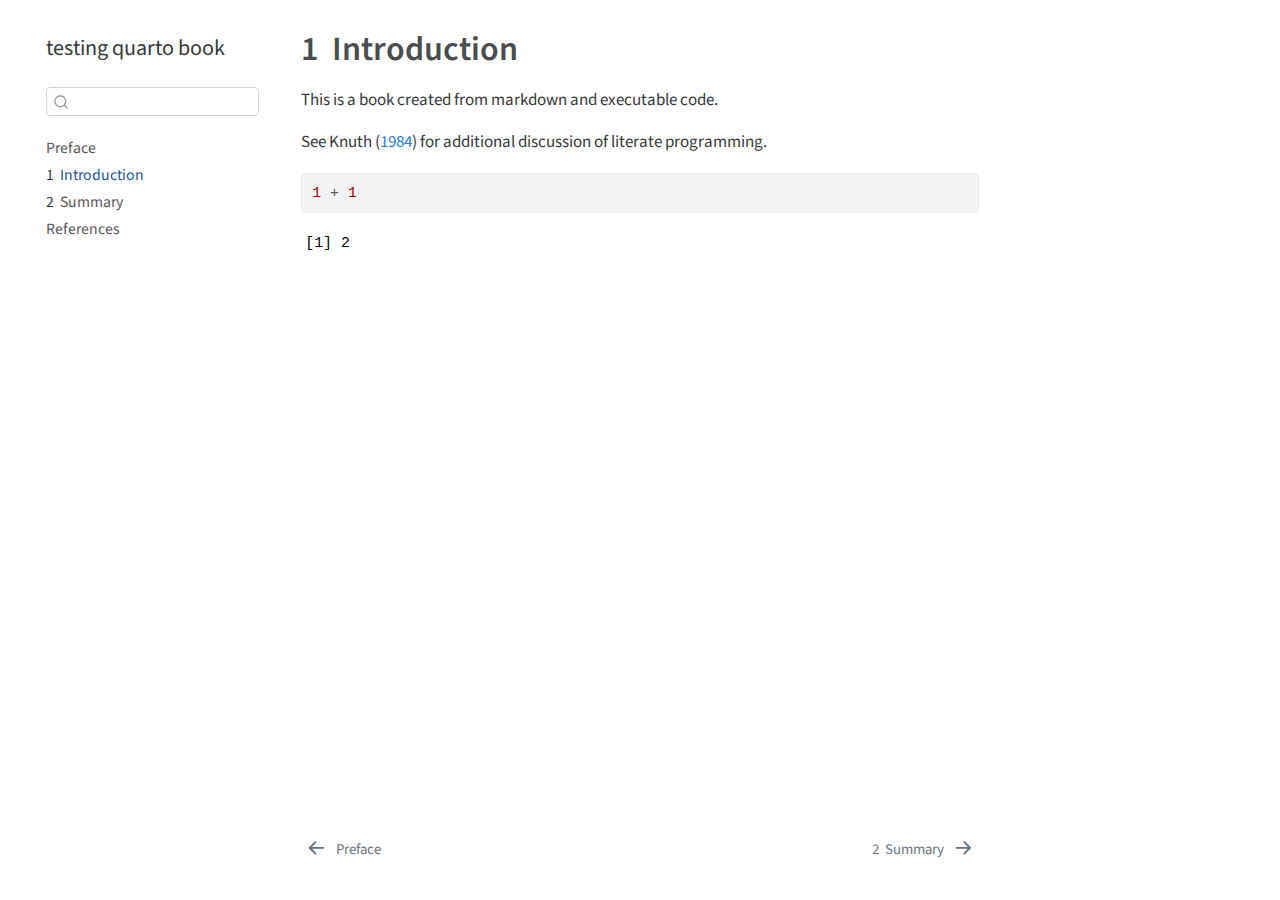
<file: testing quarto book/_book/intro.html>
<!DOCTYPE html>
<html xmlns="http://www.w3.org/1999/xhtml" lang="en" xml:lang="en"><head>

<meta charset="utf-8">
<meta name="generator" content="quarto-1.3.450">

<meta name="viewport" content="width=device-width, initial-scale=1.0, user-scalable=yes">


<title>testing quarto book - 1&nbsp; Introduction</title>
<style>
code{white-space: pre-wrap;}
span.smallcaps{font-variant: small-caps;}
div.columns{display: flex; gap: min(4vw, 1.5em);}
div.column{flex: auto; overflow-x: auto;}
div.hanging-indent{margin-left: 1.5em; text-indent: -1.5em;}
ul.task-list{list-style: none;}
ul.task-list li input[type="checkbox"] {
  width: 0.8em;
  margin: 0 0.8em 0.2em -1em; /* quarto-specific, see https://github.com/quarto-dev/quarto-cli/issues/4556 */ 
  vertical-align: middle;
}
/* CSS for syntax highlighting */
pre > code.sourceCode { white-space: pre; position: relative; }
pre > code.sourceCode > span { display: inline-block; line-height: 1.25; }
pre > code.sourceCode > span:empty { height: 1.2em; }
.sourceCode { overflow: visible; }
code.sourceCode > span { color: inherit; text-decoration: inherit; }
div.sourceCode { margin: 1em 0; }
pre.sourceCode { margin: 0; }
@media screen {
div.sourceCode { overflow: auto; }
}
@media print {
pre > code.sourceCode { white-space: pre-wrap; }
pre > code.sourceCode > span { text-indent: -5em; padding-left: 5em; }
}
pre.numberSource code
  { counter-reset: source-line 0; }
pre.numberSource code > span
  { position: relative; left: -4em; counter-increment: source-line; }
pre.numberSource code > span > a:first-child::before
  { content: counter(source-line);
    position: relative; left: -1em; text-align: right; vertical-align: baseline;
    border: none; display: inline-block;
    -webkit-touch-callout: none; -webkit-user-select: none;
    -khtml-user-select: none; -moz-user-select: none;
    -ms-user-select: none; user-select: none;
    padding: 0 4px; width: 4em;
  }
pre.numberSource { margin-left: 3em;  padding-left: 4px; }
div.sourceCode
  {   }
@media screen {
pre > code.sourceCode > span > a:first-child::before { text-decoration: underline; }
}
/* CSS for citations */
div.csl-bib-body { }
div.csl-entry {
  clear: both;
}
.hanging-indent div.csl-entry {
  margin-left:2em;
  text-indent:-2em;
}
div.csl-left-margin {
  min-width:2em;
  float:left;
}
div.csl-right-inline {
  margin-left:2em;
  padding-left:1em;
}
div.csl-indent {
  margin-left: 2em;
}</style>


<script src="site_libs/quarto-nav/quarto-nav.js"></script>
<script src="site_libs/quarto-nav/headroom.min.js"></script>
<script src="site_libs/clipboard/clipboard.min.js"></script>
<script src="site_libs/quarto-search/autocomplete.umd.js"></script>
<script src="site_libs/quarto-search/fuse.min.js"></script>
<script src="site_libs/quarto-search/quarto-search.js"></script>
<meta name="quarto:offset" content="./">
<link href="./summary.html" rel="next">
<link href="./index.html" rel="prev">
<script src="site_libs/quarto-html/quarto.js"></script>
<script src="site_libs/quarto-html/popper.min.js"></script>
<script src="site_libs/quarto-html/tippy.umd.min.js"></script>
<script src="site_libs/quarto-html/anchor.min.js"></script>
<link href="site_libs/quarto-html/tippy.css" rel="stylesheet">
<link href="site_libs/quarto-html/quarto-syntax-highlighting.css" rel="stylesheet" id="quarto-text-highlighting-styles">
<script src="site_libs/bootstrap/bootstrap.min.js"></script>
<link href="site_libs/bootstrap/bootstrap-icons.css" rel="stylesheet">
<link href="site_libs/bootstrap/bootstrap.min.css" rel="stylesheet" id="quarto-bootstrap" data-mode="light">
<script id="quarto-search-options" type="application/json">{
  "location": "sidebar",
  "copy-button": false,
  "collapse-after": 3,
  "panel-placement": "start",
  "type": "textbox",
  "limit": 20,
  "language": {
    "search-no-results-text": "No results",
    "search-matching-documents-text": "matching documents",
    "search-copy-link-title": "Copy link to search",
    "search-hide-matches-text": "Hide additional matches",
    "search-more-match-text": "more match in this document",
    "search-more-matches-text": "more matches in this document",
    "search-clear-button-title": "Clear",
    "search-detached-cancel-button-title": "Cancel",
    "search-submit-button-title": "Submit",
    "search-label": "Search"
  }
}</script>


</head>

<body class="nav-sidebar floating">

<div id="quarto-search-results"></div>
  <header id="quarto-header" class="headroom fixed-top">
  <nav class="quarto-secondary-nav">
    <div class="container-fluid d-flex">
      <button type="button" class="quarto-btn-toggle btn" data-bs-toggle="collapse" data-bs-target="#quarto-sidebar,#quarto-sidebar-glass" aria-controls="quarto-sidebar" aria-expanded="false" aria-label="Toggle sidebar navigation" onclick="if (window.quartoToggleHeadroom) { window.quartoToggleHeadroom(); }">
        <i class="bi bi-layout-text-sidebar-reverse"></i>
      </button>
      <nav class="quarto-page-breadcrumbs" aria-label="breadcrumb"><ol class="breadcrumb"><li class="breadcrumb-item"><a href="./intro.html"><span class="chapter-number">1</span>&nbsp; <span class="chapter-title">Introduction</span></a></li></ol></nav>
      <a class="flex-grow-1" role="button" data-bs-toggle="collapse" data-bs-target="#quarto-sidebar,#quarto-sidebar-glass" aria-controls="quarto-sidebar" aria-expanded="false" aria-label="Toggle sidebar navigation" onclick="if (window.quartoToggleHeadroom) { window.quartoToggleHeadroom(); }">      
      </a>
      <button type="button" class="btn quarto-search-button" aria-label="" onclick="window.quartoOpenSearch();">
        <i class="bi bi-search"></i>
      </button>
    </div>
  </nav>
</header>
<!-- content -->
<div id="quarto-content" class="quarto-container page-columns page-rows-contents page-layout-article">
<!-- sidebar -->
  <nav id="quarto-sidebar" class="sidebar collapse collapse-horizontal sidebar-navigation floating overflow-auto">
    <div class="pt-lg-2 mt-2 text-left sidebar-header">
    <div class="sidebar-title mb-0 py-0">
      <a href="./">testing quarto book</a> 
    </div>
      </div>
        <div class="mt-2 flex-shrink-0 align-items-center">
        <div class="sidebar-search">
        <div id="quarto-search" class="" title="Search"></div>
        </div>
        </div>
    <div class="sidebar-menu-container"> 
    <ul class="list-unstyled mt-1">
        <li class="sidebar-item">
  <div class="sidebar-item-container"> 
  <a href="./index.html" class="sidebar-item-text sidebar-link">
 <span class="menu-text">Preface</span></a>
  </div>
</li>
        <li class="sidebar-item">
  <div class="sidebar-item-container"> 
  <a href="./intro.html" class="sidebar-item-text sidebar-link active">
 <span class="menu-text"><span class="chapter-number">1</span>&nbsp; <span class="chapter-title">Introduction</span></span></a>
  </div>
</li>
        <li class="sidebar-item">
  <div class="sidebar-item-container"> 
  <a href="./summary.html" class="sidebar-item-text sidebar-link">
 <span class="menu-text"><span class="chapter-number">2</span>&nbsp; <span class="chapter-title">Summary</span></span></a>
  </div>
</li>
        <li class="sidebar-item">
  <div class="sidebar-item-container"> 
  <a href="./references.html" class="sidebar-item-text sidebar-link">
 <span class="menu-text">References</span></a>
  </div>
</li>
    </ul>
    </div>
</nav>
<div id="quarto-sidebar-glass" data-bs-toggle="collapse" data-bs-target="#quarto-sidebar,#quarto-sidebar-glass"></div>
<!-- margin-sidebar -->
    <div id="quarto-margin-sidebar" class="sidebar margin-sidebar">
        
    </div>
<!-- main -->
<main class="content" id="quarto-document-content">

<header id="title-block-header" class="quarto-title-block default">
<div class="quarto-title">
<h1 class="title"><span class="chapter-number">1</span>&nbsp; <span class="chapter-title">Introduction</span></h1>
</div>



<div class="quarto-title-meta">

    
  
    
  </div>
  

</header>

<p>This is a book created from markdown and executable code.</p>
<p>See <span class="citation" data-cites="knuth84">Knuth (<a href="references.html#ref-knuth84" role="doc-biblioref">1984</a>)</span> for additional discussion of literate programming.</p>
<div class="cell">
<div class="sourceCode cell-code" id="cb1"><pre class="sourceCode r code-with-copy"><code class="sourceCode r"><span id="cb1-1"><a href="#cb1-1" aria-hidden="true" tabindex="-1"></a><span class="dv">1</span> <span class="sc">+</span> <span class="dv">1</span></span></code><button title="Copy to Clipboard" class="code-copy-button"><i class="bi"></i></button></pre></div>
<div class="cell-output cell-output-stdout">
<pre><code>[1] 2</code></pre>
</div>
</div>


<div id="refs" class="references csl-bib-body hanging-indent" role="list" style="display: none">
<div id="ref-knuth84" class="csl-entry" role="listitem">
Knuth, Donald E. 1984. <span>“Literate Programming.”</span> <em>Comput. J.</em> 27 (2): 97–111. <a href="https://doi.org/10.1093/comjnl/27.2.97">https://doi.org/10.1093/comjnl/27.2.97</a>.
</div>
</div>

</main> <!-- /main -->
<script id="quarto-html-after-body" type="application/javascript">
window.document.addEventListener("DOMContentLoaded", function (event) {
  const toggleBodyColorMode = (bsSheetEl) => {
    const mode = bsSheetEl.getAttribute("data-mode");
    const bodyEl = window.document.querySelector("body");
    if (mode === "dark") {
      bodyEl.classList.add("quarto-dark");
      bodyEl.classList.remove("quarto-light");
    } else {
      bodyEl.classList.add("quarto-light");
      bodyEl.classList.remove("quarto-dark");
    }
  }
  const toggleBodyColorPrimary = () => {
    const bsSheetEl = window.document.querySelector("link#quarto-bootstrap");
    if (bsSheetEl) {
      toggleBodyColorMode(bsSheetEl);
    }
  }
  toggleBodyColorPrimary();  
  const icon = "";
  const anchorJS = new window.AnchorJS();
  anchorJS.options = {
    placement: 'right',
    icon: icon
  };
  anchorJS.add('.anchored');
  const isCodeAnnotation = (el) => {
    for (const clz of el.classList) {
      if (clz.startsWith('code-annotation-')) {                     
        return true;
      }
    }
    return false;
  }
  const clipboard = new window.ClipboardJS('.code-copy-button', {
    text: function(trigger) {
      const codeEl = trigger.previousElementSibling.cloneNode(true);
      for (const childEl of codeEl.children) {
        if (isCodeAnnotation(childEl)) {
          childEl.remove();
        }
      }
      return codeEl.innerText;
    }
  });
  clipboard.on('success', function(e) {
    // button target
    const button = e.trigger;
    // don't keep focus
    button.blur();
    // flash "checked"
    button.classList.add('code-copy-button-checked');
    var currentTitle = button.getAttribute("title");
    button.setAttribute("title", "Copied!");
    let tooltip;
    if (window.bootstrap) {
      button.setAttribute("data-bs-toggle", "tooltip");
      button.setAttribute("data-bs-placement", "left");
      button.setAttribute("data-bs-title", "Copied!");
      tooltip = new bootstrap.Tooltip(button, 
        { trigger: "manual", 
          customClass: "code-copy-button-tooltip",
          offset: [0, -8]});
      tooltip.show();    
    }
    setTimeout(function() {
      if (tooltip) {
        tooltip.hide();
        button.removeAttribute("data-bs-title");
        button.removeAttribute("data-bs-toggle");
        button.removeAttribute("data-bs-placement");
      }
      button.setAttribute("title", currentTitle);
      button.classList.remove('code-copy-button-checked');
    }, 1000);
    // clear code selection
    e.clearSelection();
  });
  function tippyHover(el, contentFn) {
    const config = {
      allowHTML: true,
      content: contentFn,
      maxWidth: 500,
      delay: 100,
      arrow: false,
      appendTo: function(el) {
          return el.parentElement;
      },
      interactive: true,
      interactiveBorder: 10,
      theme: 'quarto',
      placement: 'bottom-start'
    };
    window.tippy(el, config); 
  }
  const noterefs = window.document.querySelectorAll('a[role="doc-noteref"]');
  for (var i=0; i<noterefs.length; i++) {
    const ref = noterefs[i];
    tippyHover(ref, function() {
      // use id or data attribute instead here
      let href = ref.getAttribute('data-footnote-href') || ref.getAttribute('href');
      try { href = new URL(href).hash; } catch {}
      const id = href.replace(/^#\/?/, "");
      const note = window.document.getElementById(id);
      return note.innerHTML;
    });
  }
      let selectedAnnoteEl;
      const selectorForAnnotation = ( cell, annotation) => {
        let cellAttr = 'data-code-cell="' + cell + '"';
        let lineAttr = 'data-code-annotation="' +  annotation + '"';
        const selector = 'span[' + cellAttr + '][' + lineAttr + ']';
        return selector;
      }
      const selectCodeLines = (annoteEl) => {
        const doc = window.document;
        const targetCell = annoteEl.getAttribute("data-target-cell");
        const targetAnnotation = annoteEl.getAttribute("data-target-annotation");
        const annoteSpan = window.document.querySelector(selectorForAnnotation(targetCell, targetAnnotation));
        const lines = annoteSpan.getAttribute("data-code-lines").split(",");
        const lineIds = lines.map((line) => {
          return targetCell + "-" + line;
        })
        let top = null;
        let height = null;
        let parent = null;
        if (lineIds.length > 0) {
            //compute the position of the single el (top and bottom and make a div)
            const el = window.document.getElementById(lineIds[0]);
            top = el.offsetTop;
            height = el.offsetHeight;
            parent = el.parentElement.parentElement;
          if (lineIds.length > 1) {
            const lastEl = window.document.getElementById(lineIds[lineIds.length - 1]);
            const bottom = lastEl.offsetTop + lastEl.offsetHeight;
            height = bottom - top;
          }
          if (top !== null && height !== null && parent !== null) {
            // cook up a div (if necessary) and position it 
            let div = window.document.getElementById("code-annotation-line-highlight");
            if (div === null) {
              div = window.document.createElement("div");
              div.setAttribute("id", "code-annotation-line-highlight");
              div.style.position = 'absolute';
              parent.appendChild(div);
            }
            div.style.top = top - 2 + "px";
            div.style.height = height + 4 + "px";
            let gutterDiv = window.document.getElementById("code-annotation-line-highlight-gutter");
            if (gutterDiv === null) {
              gutterDiv = window.document.createElement("div");
              gutterDiv.setAttribute("id", "code-annotation-line-highlight-gutter");
              gutterDiv.style.position = 'absolute';
              const codeCell = window.document.getElementById(targetCell);
              const gutter = codeCell.querySelector('.code-annotation-gutter');
              gutter.appendChild(gutterDiv);
            }
            gutterDiv.style.top = top - 2 + "px";
            gutterDiv.style.height = height + 4 + "px";
          }
          selectedAnnoteEl = annoteEl;
        }
      };
      const unselectCodeLines = () => {
        const elementsIds = ["code-annotation-line-highlight", "code-annotation-line-highlight-gutter"];
        elementsIds.forEach((elId) => {
          const div = window.document.getElementById(elId);
          if (div) {
            div.remove();
          }
        });
        selectedAnnoteEl = undefined;
      };
      // Attach click handler to the DT
      const annoteDls = window.document.querySelectorAll('dt[data-target-cell]');
      for (const annoteDlNode of annoteDls) {
        annoteDlNode.addEventListener('click', (event) => {
          const clickedEl = event.target;
          if (clickedEl !== selectedAnnoteEl) {
            unselectCodeLines();
            const activeEl = window.document.querySelector('dt[data-target-cell].code-annotation-active');
            if (activeEl) {
              activeEl.classList.remove('code-annotation-active');
            }
            selectCodeLines(clickedEl);
            clickedEl.classList.add('code-annotation-active');
          } else {
            // Unselect the line
            unselectCodeLines();
            clickedEl.classList.remove('code-annotation-active');
          }
        });
      }
  const findCites = (el) => {
    const parentEl = el.parentElement;
    if (parentEl) {
      const cites = parentEl.dataset.cites;
      if (cites) {
        return {
          el,
          cites: cites.split(' ')
        };
      } else {
        return findCites(el.parentElement)
      }
    } else {
      return undefined;
    }
  };
  var bibliorefs = window.document.querySelectorAll('a[role="doc-biblioref"]');
  for (var i=0; i<bibliorefs.length; i++) {
    const ref = bibliorefs[i];
    const citeInfo = findCites(ref);
    if (citeInfo) {
      tippyHover(citeInfo.el, function() {
        var popup = window.document.createElement('div');
        citeInfo.cites.forEach(function(cite) {
          var citeDiv = window.document.createElement('div');
          citeDiv.classList.add('hanging-indent');
          citeDiv.classList.add('csl-entry');
          var biblioDiv = window.document.getElementById('ref-' + cite);
          if (biblioDiv) {
            citeDiv.innerHTML = biblioDiv.innerHTML;
          }
          popup.appendChild(citeDiv);
        });
        return popup.innerHTML;
      });
    }
  }
});
</script>
<nav class="page-navigation">
  <div class="nav-page nav-page-previous">
      <a href="./index.html" class="pagination-link">
        <i class="bi bi-arrow-left-short"></i> <span class="nav-page-text">Preface</span>
      </a>          
  </div>
  <div class="nav-page nav-page-next">
      <a href="./summary.html" class="pagination-link">
        <span class="nav-page-text"><span class="chapter-number">2</span>&nbsp; <span class="chapter-title">Summary</span></span> <i class="bi bi-arrow-right-short"></i>
      </a>
  </div>
</nav>
</div> <!-- /content -->



</body></html>
</file>
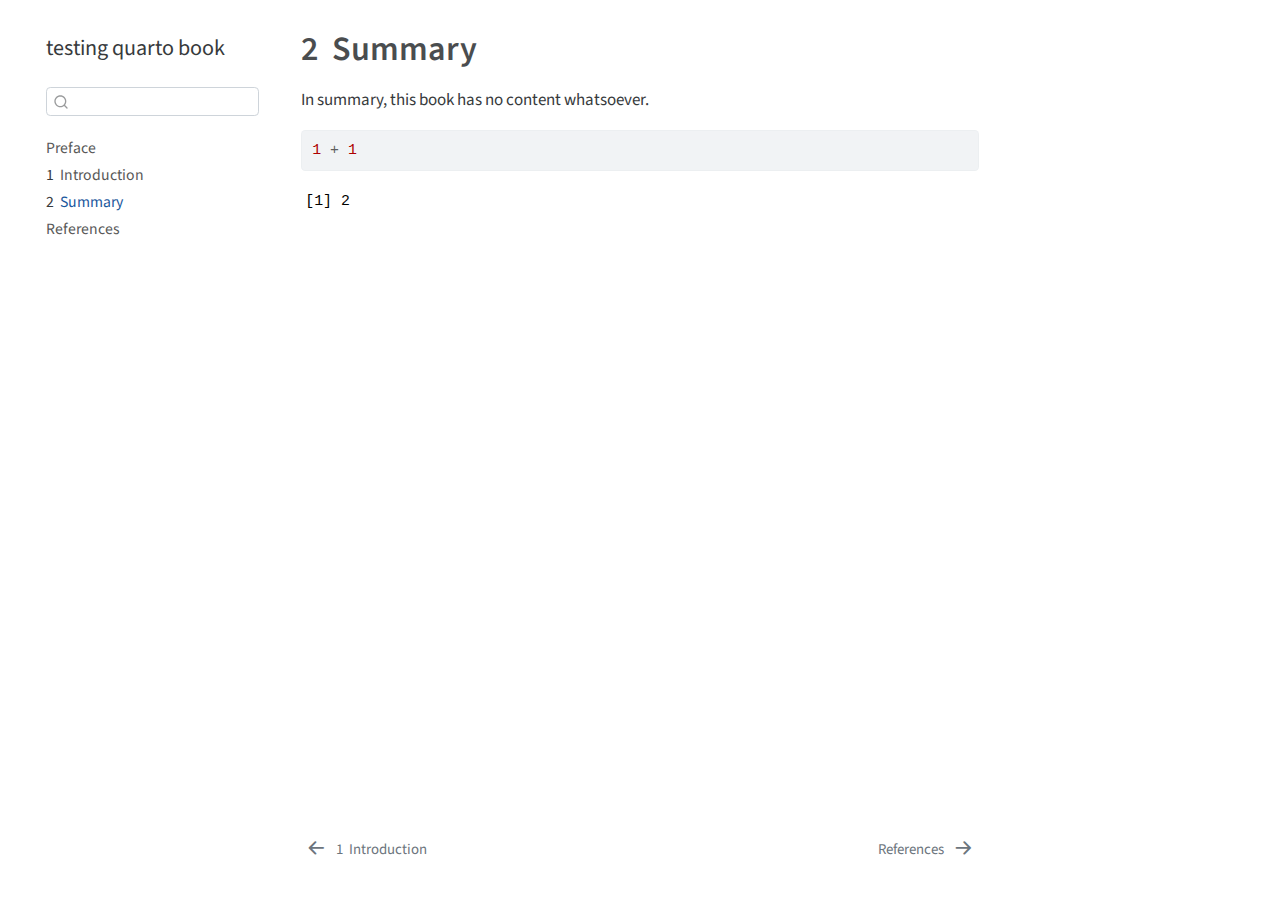
<file: testing quarto book/_book/summary.html>
<!DOCTYPE html>
<html xmlns="http://www.w3.org/1999/xhtml" lang="en" xml:lang="en"><head>

<meta charset="utf-8">
<meta name="generator" content="quarto-1.3.450">

<meta name="viewport" content="width=device-width, initial-scale=1.0, user-scalable=yes">


<title>testing quarto book - 2&nbsp; Summary</title>
<style>
code{white-space: pre-wrap;}
span.smallcaps{font-variant: small-caps;}
div.columns{display: flex; gap: min(4vw, 1.5em);}
div.column{flex: auto; overflow-x: auto;}
div.hanging-indent{margin-left: 1.5em; text-indent: -1.5em;}
ul.task-list{list-style: none;}
ul.task-list li input[type="checkbox"] {
  width: 0.8em;
  margin: 0 0.8em 0.2em -1em; /* quarto-specific, see https://github.com/quarto-dev/quarto-cli/issues/4556 */ 
  vertical-align: middle;
}
/* CSS for syntax highlighting */
pre > code.sourceCode { white-space: pre; position: relative; }
pre > code.sourceCode > span { display: inline-block; line-height: 1.25; }
pre > code.sourceCode > span:empty { height: 1.2em; }
.sourceCode { overflow: visible; }
code.sourceCode > span { color: inherit; text-decoration: inherit; }
div.sourceCode { margin: 1em 0; }
pre.sourceCode { margin: 0; }
@media screen {
div.sourceCode { overflow: auto; }
}
@media print {
pre > code.sourceCode { white-space: pre-wrap; }
pre > code.sourceCode > span { text-indent: -5em; padding-left: 5em; }
}
pre.numberSource code
  { counter-reset: source-line 0; }
pre.numberSource code > span
  { position: relative; left: -4em; counter-increment: source-line; }
pre.numberSource code > span > a:first-child::before
  { content: counter(source-line);
    position: relative; left: -1em; text-align: right; vertical-align: baseline;
    border: none; display: inline-block;
    -webkit-touch-callout: none; -webkit-user-select: none;
    -khtml-user-select: none; -moz-user-select: none;
    -ms-user-select: none; user-select: none;
    padding: 0 4px; width: 4em;
  }
pre.numberSource { margin-left: 3em;  padding-left: 4px; }
div.sourceCode
  {   }
@media screen {
pre > code.sourceCode > span > a:first-child::before { text-decoration: underline; }
}
</style>


<script src="site_libs/quarto-nav/quarto-nav.js"></script>
<script src="site_libs/quarto-nav/headroom.min.js"></script>
<script src="site_libs/clipboard/clipboard.min.js"></script>
<script src="site_libs/quarto-search/autocomplete.umd.js"></script>
<script src="site_libs/quarto-search/fuse.min.js"></script>
<script src="site_libs/quarto-search/quarto-search.js"></script>
<meta name="quarto:offset" content="./">
<link href="./references.html" rel="next">
<link href="./intro.html" rel="prev">
<script src="site_libs/quarto-html/quarto.js"></script>
<script src="site_libs/quarto-html/popper.min.js"></script>
<script src="site_libs/quarto-html/tippy.umd.min.js"></script>
<script src="site_libs/quarto-html/anchor.min.js"></script>
<link href="site_libs/quarto-html/tippy.css" rel="stylesheet">
<link href="site_libs/quarto-html/quarto-syntax-highlighting.css" rel="stylesheet" id="quarto-text-highlighting-styles">
<script src="site_libs/bootstrap/bootstrap.min.js"></script>
<link href="site_libs/bootstrap/bootstrap-icons.css" rel="stylesheet">
<link href="site_libs/bootstrap/bootstrap.min.css" rel="stylesheet" id="quarto-bootstrap" data-mode="light">
<script id="quarto-search-options" type="application/json">{
  "location": "sidebar",
  "copy-button": false,
  "collapse-after": 3,
  "panel-placement": "start",
  "type": "textbox",
  "limit": 20,
  "language": {
    "search-no-results-text": "No results",
    "search-matching-documents-text": "matching documents",
    "search-copy-link-title": "Copy link to search",
    "search-hide-matches-text": "Hide additional matches",
    "search-more-match-text": "more match in this document",
    "search-more-matches-text": "more matches in this document",
    "search-clear-button-title": "Clear",
    "search-detached-cancel-button-title": "Cancel",
    "search-submit-button-title": "Submit",
    "search-label": "Search"
  }
}</script>


</head>

<body class="nav-sidebar floating">

<div id="quarto-search-results"></div>
  <header id="quarto-header" class="headroom fixed-top">
  <nav class="quarto-secondary-nav">
    <div class="container-fluid d-flex">
      <button type="button" class="quarto-btn-toggle btn" data-bs-toggle="collapse" data-bs-target="#quarto-sidebar,#quarto-sidebar-glass" aria-controls="quarto-sidebar" aria-expanded="false" aria-label="Toggle sidebar navigation" onclick="if (window.quartoToggleHeadroom) { window.quartoToggleHeadroom(); }">
        <i class="bi bi-layout-text-sidebar-reverse"></i>
      </button>
      <nav class="quarto-page-breadcrumbs" aria-label="breadcrumb"><ol class="breadcrumb"><li class="breadcrumb-item"><a href="./summary.html"><span class="chapter-number">2</span>&nbsp; <span class="chapter-title">Summary</span></a></li></ol></nav>
      <a class="flex-grow-1" role="button" data-bs-toggle="collapse" data-bs-target="#quarto-sidebar,#quarto-sidebar-glass" aria-controls="quarto-sidebar" aria-expanded="false" aria-label="Toggle sidebar navigation" onclick="if (window.quartoToggleHeadroom) { window.quartoToggleHeadroom(); }">      
      </a>
      <button type="button" class="btn quarto-search-button" aria-label="" onclick="window.quartoOpenSearch();">
        <i class="bi bi-search"></i>
      </button>
    </div>
  </nav>
</header>
<!-- content -->
<div id="quarto-content" class="quarto-container page-columns page-rows-contents page-layout-article">
<!-- sidebar -->
  <nav id="quarto-sidebar" class="sidebar collapse collapse-horizontal sidebar-navigation floating overflow-auto">
    <div class="pt-lg-2 mt-2 text-left sidebar-header">
    <div class="sidebar-title mb-0 py-0">
      <a href="./">testing quarto book</a> 
    </div>
      </div>
        <div class="mt-2 flex-shrink-0 align-items-center">
        <div class="sidebar-search">
        <div id="quarto-search" class="" title="Search"></div>
        </div>
        </div>
    <div class="sidebar-menu-container"> 
    <ul class="list-unstyled mt-1">
        <li class="sidebar-item">
  <div class="sidebar-item-container"> 
  <a href="./index.html" class="sidebar-item-text sidebar-link">
 <span class="menu-text">Preface</span></a>
  </div>
</li>
        <li class="sidebar-item">
  <div class="sidebar-item-container"> 
  <a href="./intro.html" class="sidebar-item-text sidebar-link">
 <span class="menu-text"><span class="chapter-number">1</span>&nbsp; <span class="chapter-title">Introduction</span></span></a>
  </div>
</li>
        <li class="sidebar-item">
  <div class="sidebar-item-container"> 
  <a href="./summary.html" class="sidebar-item-text sidebar-link active">
 <span class="menu-text"><span class="chapter-number">2</span>&nbsp; <span class="chapter-title">Summary</span></span></a>
  </div>
</li>
        <li class="sidebar-item">
  <div class="sidebar-item-container"> 
  <a href="./references.html" class="sidebar-item-text sidebar-link">
 <span class="menu-text">References</span></a>
  </div>
</li>
    </ul>
    </div>
</nav>
<div id="quarto-sidebar-glass" data-bs-toggle="collapse" data-bs-target="#quarto-sidebar,#quarto-sidebar-glass"></div>
<!-- margin-sidebar -->
    <div id="quarto-margin-sidebar" class="sidebar margin-sidebar">
        
    </div>
<!-- main -->
<main class="content" id="quarto-document-content">

<header id="title-block-header" class="quarto-title-block default">
<div class="quarto-title">
<h1 class="title"><span class="chapter-number">2</span>&nbsp; <span class="chapter-title">Summary</span></h1>
</div>



<div class="quarto-title-meta">

    
  
    
  </div>
  

</header>

<p>In summary, this book has no content whatsoever.</p>
<div class="cell">
<div class="sourceCode cell-code" id="cb1"><pre class="sourceCode r code-with-copy"><code class="sourceCode r"><span id="cb1-1"><a href="#cb1-1" aria-hidden="true" tabindex="-1"></a><span class="dv">1</span> <span class="sc">+</span> <span class="dv">1</span></span></code><button title="Copy to Clipboard" class="code-copy-button"><i class="bi"></i></button></pre></div>
<div class="cell-output cell-output-stdout">
<pre><code>[1] 2</code></pre>
</div>
</div>



</main> <!-- /main -->
<script id="quarto-html-after-body" type="application/javascript">
window.document.addEventListener("DOMContentLoaded", function (event) {
  const toggleBodyColorMode = (bsSheetEl) => {
    const mode = bsSheetEl.getAttribute("data-mode");
    const bodyEl = window.document.querySelector("body");
    if (mode === "dark") {
      bodyEl.classList.add("quarto-dark");
      bodyEl.classList.remove("quarto-light");
    } else {
      bodyEl.classList.add("quarto-light");
      bodyEl.classList.remove("quarto-dark");
    }
  }
  const toggleBodyColorPrimary = () => {
    const bsSheetEl = window.document.querySelector("link#quarto-bootstrap");
    if (bsSheetEl) {
      toggleBodyColorMode(bsSheetEl);
    }
  }
  toggleBodyColorPrimary();  
  const icon = "";
  const anchorJS = new window.AnchorJS();
  anchorJS.options = {
    placement: 'right',
    icon: icon
  };
  anchorJS.add('.anchored');
  const isCodeAnnotation = (el) => {
    for (const clz of el.classList) {
      if (clz.startsWith('code-annotation-')) {                     
        return true;
      }
    }
    return false;
  }
  const clipboard = new window.ClipboardJS('.code-copy-button', {
    text: function(trigger) {
      const codeEl = trigger.previousElementSibling.cloneNode(true);
      for (const childEl of codeEl.children) {
        if (isCodeAnnotation(childEl)) {
          childEl.remove();
        }
      }
      return codeEl.innerText;
    }
  });
  clipboard.on('success', function(e) {
    // button target
    const button = e.trigger;
    // don't keep focus
    button.blur();
    // flash "checked"
    button.classList.add('code-copy-button-checked');
    var currentTitle = button.getAttribute("title");
    button.setAttribute("title", "Copied!");
    let tooltip;
    if (window.bootstrap) {
      button.setAttribute("data-bs-toggle", "tooltip");
      button.setAttribute("data-bs-placement", "left");
      button.setAttribute("data-bs-title", "Copied!");
      tooltip = new bootstrap.Tooltip(button, 
        { trigger: "manual", 
          customClass: "code-copy-button-tooltip",
          offset: [0, -8]});
      tooltip.show();    
    }
    setTimeout(function() {
      if (tooltip) {
        tooltip.hide();
        button.removeAttribute("data-bs-title");
        button.removeAttribute("data-bs-toggle");
        button.removeAttribute("data-bs-placement");
      }
      button.setAttribute("title", currentTitle);
      button.classList.remove('code-copy-button-checked');
    }, 1000);
    // clear code selection
    e.clearSelection();
  });
  function tippyHover(el, contentFn) {
    const config = {
      allowHTML: true,
      content: contentFn,
      maxWidth: 500,
      delay: 100,
      arrow: false,
      appendTo: function(el) {
          return el.parentElement;
      },
      interactive: true,
      interactiveBorder: 10,
      theme: 'quarto',
      placement: 'bottom-start'
    };
    window.tippy(el, config); 
  }
  const noterefs = window.document.querySelectorAll('a[role="doc-noteref"]');
  for (var i=0; i<noterefs.length; i++) {
    const ref = noterefs[i];
    tippyHover(ref, function() {
      // use id or data attribute instead here
      let href = ref.getAttribute('data-footnote-href') || ref.getAttribute('href');
      try { href = new URL(href).hash; } catch {}
      const id = href.replace(/^#\/?/, "");
      const note = window.document.getElementById(id);
      return note.innerHTML;
    });
  }
      let selectedAnnoteEl;
      const selectorForAnnotation = ( cell, annotation) => {
        let cellAttr = 'data-code-cell="' + cell + '"';
        let lineAttr = 'data-code-annotation="' +  annotation + '"';
        const selector = 'span[' + cellAttr + '][' + lineAttr + ']';
        return selector;
      }
      const selectCodeLines = (annoteEl) => {
        const doc = window.document;
        const targetCell = annoteEl.getAttribute("data-target-cell");
        const targetAnnotation = annoteEl.getAttribute("data-target-annotation");
        const annoteSpan = window.document.querySelector(selectorForAnnotation(targetCell, targetAnnotation));
        const lines = annoteSpan.getAttribute("data-code-lines").split(",");
        const lineIds = lines.map((line) => {
          return targetCell + "-" + line;
        })
        let top = null;
        let height = null;
        let parent = null;
        if (lineIds.length > 0) {
            //compute the position of the single el (top and bottom and make a div)
            const el = window.document.getElementById(lineIds[0]);
            top = el.offsetTop;
            height = el.offsetHeight;
            parent = el.parentElement.parentElement;
          if (lineIds.length > 1) {
            const lastEl = window.document.getElementById(lineIds[lineIds.length - 1]);
            const bottom = lastEl.offsetTop + lastEl.offsetHeight;
            height = bottom - top;
          }
          if (top !== null && height !== null && parent !== null) {
            // cook up a div (if necessary) and position it 
            let div = window.document.getElementById("code-annotation-line-highlight");
            if (div === null) {
              div = window.document.createElement("div");
              div.setAttribute("id", "code-annotation-line-highlight");
              div.style.position = 'absolute';
              parent.appendChild(div);
            }
            div.style.top = top - 2 + "px";
            div.style.height = height + 4 + "px";
            let gutterDiv = window.document.getElementById("code-annotation-line-highlight-gutter");
            if (gutterDiv === null) {
              gutterDiv = window.document.createElement("div");
              gutterDiv.setAttribute("id", "code-annotation-line-highlight-gutter");
              gutterDiv.style.position = 'absolute';
              const codeCell = window.document.getElementById(targetCell);
              const gutter = codeCell.querySelector('.code-annotation-gutter');
              gutter.appendChild(gutterDiv);
            }
            gutterDiv.style.top = top - 2 + "px";
            gutterDiv.style.height = height + 4 + "px";
          }
          selectedAnnoteEl = annoteEl;
        }
      };
      const unselectCodeLines = () => {
        const elementsIds = ["code-annotation-line-highlight", "code-annotation-line-highlight-gutter"];
        elementsIds.forEach((elId) => {
          const div = window.document.getElementById(elId);
          if (div) {
            div.remove();
          }
        });
        selectedAnnoteEl = undefined;
      };
      // Attach click handler to the DT
      const annoteDls = window.document.querySelectorAll('dt[data-target-cell]');
      for (const annoteDlNode of annoteDls) {
        annoteDlNode.addEventListener('click', (event) => {
          const clickedEl = event.target;
          if (clickedEl !== selectedAnnoteEl) {
            unselectCodeLines();
            const activeEl = window.document.querySelector('dt[data-target-cell].code-annotation-active');
            if (activeEl) {
              activeEl.classList.remove('code-annotation-active');
            }
            selectCodeLines(clickedEl);
            clickedEl.classList.add('code-annotation-active');
          } else {
            // Unselect the line
            unselectCodeLines();
            clickedEl.classList.remove('code-annotation-active');
          }
        });
      }
  const findCites = (el) => {
    const parentEl = el.parentElement;
    if (parentEl) {
      const cites = parentEl.dataset.cites;
      if (cites) {
        return {
          el,
          cites: cites.split(' ')
        };
      } else {
        return findCites(el.parentElement)
      }
    } else {
      return undefined;
    }
  };
  var bibliorefs = window.document.querySelectorAll('a[role="doc-biblioref"]');
  for (var i=0; i<bibliorefs.length; i++) {
    const ref = bibliorefs[i];
    const citeInfo = findCites(ref);
    if (citeInfo) {
      tippyHover(citeInfo.el, function() {
        var popup = window.document.createElement('div');
        citeInfo.cites.forEach(function(cite) {
          var citeDiv = window.document.createElement('div');
          citeDiv.classList.add('hanging-indent');
          citeDiv.classList.add('csl-entry');
          var biblioDiv = window.document.getElementById('ref-' + cite);
          if (biblioDiv) {
            citeDiv.innerHTML = biblioDiv.innerHTML;
          }
          popup.appendChild(citeDiv);
        });
        return popup.innerHTML;
      });
    }
  }
});
</script>
<nav class="page-navigation">
  <div class="nav-page nav-page-previous">
      <a href="./intro.html" class="pagination-link">
        <i class="bi bi-arrow-left-short"></i> <span class="nav-page-text"><span class="chapter-number">1</span>&nbsp; <span class="chapter-title">Introduction</span></span>
      </a>          
  </div>
  <div class="nav-page nav-page-next">
      <a href="./references.html" class="pagination-link">
        <span class="nav-page-text">References</span> <i class="bi bi-arrow-right-short"></i>
      </a>
  </div>
</nav>
</div> <!-- /content -->



</body></html>
</file>
<file: testing quarto book/_book/site_libs/quarto-html/tippy.css>
.tippy-box[data-animation=fade][data-state=hidden]{opacity:0}[data-tippy-root]{max-width:calc(100vw - 10px)}.tippy-box{position:relative;background-color:#333;color:#fff;border-radius:4px;font-size:14px;line-height:1.4;white-space:normal;outline:0;transition-property:transform,visibility,opacity}.tippy-box[data-placement^=top]>.tippy-arrow{bottom:0}.tippy-box[data-placement^=top]>.tippy-arrow:before{bottom:-7px;left:0;border-width:8px 8px 0;border-top-color:initial;transform-origin:center top}.tippy-box[data-placement^=bottom]>.tippy-arrow{top:0}.tippy-box[data-placement^=bottom]>.tippy-arrow:before{top:-7px;left:0;border-width:0 8px 8px;border-bottom-color:initial;transform-origin:center bottom}.tippy-box[data-placement^=left]>.tippy-arrow{right:0}.tippy-box[data-placement^=left]>.tippy-arrow:before{border-width:8px 0 8px 8px;border-left-color:initial;right:-7px;transform-origin:center left}.tippy-box[data-placement^=right]>.tippy-arrow{left:0}.tippy-box[data-placement^=right]>.tippy-arrow:before{left:-7px;border-width:8px 8px 8px 0;border-right-color:initial;transform-origin:center right}.tippy-box[data-inertia][data-state=visible]{transition-timing-function:cubic-bezier(.54,1.5,.38,1.11)}.tippy-arrow{width:16px;height:16px;color:#333}.tippy-arrow:before{content:"";position:absolute;border-color:transparent;border-style:solid}.tippy-content{position:relative;padding:5px 9px;z-index:1}
</file>
<file: testing quarto book/_book/site_libs/quarto-html/quarto-syntax-highlighting.css>
/* quarto syntax highlight colors */
:root {
  --quarto-hl-ot-color: #003B4F;
  --quarto-hl-at-color: #657422;
  --quarto-hl-ss-color: #20794D;
  --quarto-hl-an-color: #5E5E5E;
  --quarto-hl-fu-color: #4758AB;
  --quarto-hl-st-color: #20794D;
  --quarto-hl-cf-color: #003B4F;
  --quarto-hl-op-color: #5E5E5E;
  --quarto-hl-er-color: #AD0000;
  --quarto-hl-bn-color: #AD0000;
  --quarto-hl-al-color: #AD0000;
  --quarto-hl-va-color: #111111;
  --quarto-hl-bu-color: inherit;
  --quarto-hl-ex-color: inherit;
  --quarto-hl-pp-color: #AD0000;
  --quarto-hl-in-color: #5E5E5E;
  --quarto-hl-vs-color: #20794D;
  --quarto-hl-wa-color: #5E5E5E;
  --quarto-hl-do-color: #5E5E5E;
  --quarto-hl-im-color: #00769E;
  --quarto-hl-ch-color: #20794D;
  --quarto-hl-dt-color: #AD0000;
  --quarto-hl-fl-color: #AD0000;
  --quarto-hl-co-color: #5E5E5E;
  --quarto-hl-cv-color: #5E5E5E;
  --quarto-hl-cn-color: #8f5902;
  --quarto-hl-sc-color: #5E5E5E;
  --quarto-hl-dv-color: #AD0000;
  --quarto-hl-kw-color: #003B4F;
}

/* other quarto variables */
:root {
  --quarto-font-monospace: SFMono-Regular, Menlo, Monaco, Consolas, "Liberation Mono", "Courier New", monospace;
}

pre > code.sourceCode > span {
  color: #003B4F;
}

code span {
  color: #003B4F;
}

code.sourceCode > span {
  color: #003B4F;
}

div.sourceCode,
div.sourceCode pre.sourceCode {
  color: #003B4F;
}

code span.ot {
  color: #003B4F;
  font-style: inherit;
}

code span.at {
  color: #657422;
  font-style: inherit;
}

code span.ss {
  color: #20794D;
  font-style: inherit;
}

code span.an {
  color: #5E5E5E;
  font-style: inherit;
}

code span.fu {
  color: #4758AB;
  font-style: inherit;
}

code span.st {
  color: #20794D;
  font-style: inherit;
}

code span.cf {
  color: #003B4F;
  font-style: inherit;
}

code span.op {
  color: #5E5E5E;
  font-style: inherit;
}

code span.er {
  color: #AD0000;
  font-style: inherit;
}

code span.bn {
  color: #AD0000;
  font-style: inherit;
}

code span.al {
  color: #AD0000;
  font-style: inherit;
}

code span.va {
  color: #111111;
  font-style: inherit;
}

code span.bu {
  font-style: inherit;
}

code span.ex {
  font-style: inherit;
}

code span.pp {
  color: #AD0000;
  font-style: inherit;
}

code span.in {
  color: #5E5E5E;
  font-style: inherit;
}

code span.vs {
  color: #20794D;
  font-style: inherit;
}

code span.wa {
  color: #5E5E5E;
  font-style: italic;
}

code span.do {
  color: #5E5E5E;
  font-style: italic;
}

code span.im {
  color: #00769E;
  font-style: inherit;
}

code span.ch {
  color: #20794D;
  font-style: inherit;
}

code span.dt {
  color: #AD0000;
  font-style: inherit;
}

code span.fl {
  color: #AD0000;
  font-style: inherit;
}

code span.co {
  color: #5E5E5E;
  font-style: inherit;
}

code span.cv {
  color: #5E5E5E;
  font-style: italic;
}

code span.cn {
  color: #8f5902;
  font-style: inherit;
}

code span.sc {
  color: #5E5E5E;
  font-style: inherit;
}

code span.dv {
  color: #AD0000;
  font-style: inherit;
}

code span.kw {
  color: #003B4F;
  font-style: inherit;
}

.prevent-inlining {
  content: "</";
}

/*# sourceMappingURL=debc5d5d77c3f9108843748ff7464032.css.map */
</file>
<file: chapters for the book/01-Introduction_files/libs/quarto-html/tippy.css>
.tippy-box[data-animation=fade][data-state=hidden]{opacity:0}[data-tippy-root]{max-width:calc(100vw - 10px)}.tippy-box{position:relative;background-color:#333;color:#fff;border-radius:4px;font-size:14px;line-height:1.4;white-space:normal;outline:0;transition-property:transform,visibility,opacity}.tippy-box[data-placement^=top]>.tippy-arrow{bottom:0}.tippy-box[data-placement^=top]>.tippy-arrow:before{bottom:-7px;left:0;border-width:8px 8px 0;border-top-color:initial;transform-origin:center top}.tippy-box[data-placement^=bottom]>.tippy-arrow{top:0}.tippy-box[data-placement^=bottom]>.tippy-arrow:before{top:-7px;left:0;border-width:0 8px 8px;border-bottom-color:initial;transform-origin:center bottom}.tippy-box[data-placement^=left]>.tippy-arrow{right:0}.tippy-box[data-placement^=left]>.tippy-arrow:before{border-width:8px 0 8px 8px;border-left-color:initial;right:-7px;transform-origin:center left}.tippy-box[data-placement^=right]>.tippy-arrow{left:0}.tippy-box[data-placement^=right]>.tippy-arrow:before{left:-7px;border-width:8px 8px 8px 0;border-right-color:initial;transform-origin:center right}.tippy-box[data-inertia][data-state=visible]{transition-timing-function:cubic-bezier(.54,1.5,.38,1.11)}.tippy-arrow{width:16px;height:16px;color:#333}.tippy-arrow:before{content:"";position:absolute;border-color:transparent;border-style:solid}.tippy-content{position:relative;padding:5px 9px;z-index:1}
</file>
<file: chapters for the book/01-Introduction_files/libs/quarto-html/quarto-syntax-highlighting.css>
/* quarto syntax highlight colors */
:root {
  --quarto-hl-ot-color: #003B4F;
  --quarto-hl-at-color: #657422;
  --quarto-hl-ss-color: #20794D;
  --quarto-hl-an-color: #5E5E5E;
  --quarto-hl-fu-color: #4758AB;
  --quarto-hl-st-color: #20794D;
  --quarto-hl-cf-color: #003B4F;
  --quarto-hl-op-color: #5E5E5E;
  --quarto-hl-er-color: #AD0000;
  --quarto-hl-bn-color: #AD0000;
  --quarto-hl-al-color: #AD0000;
  --quarto-hl-va-color: #111111;
  --quarto-hl-bu-color: inherit;
  --quarto-hl-ex-color: inherit;
  --quarto-hl-pp-color: #AD0000;
  --quarto-hl-in-color: #5E5E5E;
  --quarto-hl-vs-color: #20794D;
  --quarto-hl-wa-color: #5E5E5E;
  --quarto-hl-do-color: #5E5E5E;
  --quarto-hl-im-color: #00769E;
  --quarto-hl-ch-color: #20794D;
  --quarto-hl-dt-color: #AD0000;
  --quarto-hl-fl-color: #AD0000;
  --quarto-hl-co-color: #5E5E5E;
  --quarto-hl-cv-color: #5E5E5E;
  --quarto-hl-cn-color: #8f5902;
  --quarto-hl-sc-color: #5E5E5E;
  --quarto-hl-dv-color: #AD0000;
  --quarto-hl-kw-color: #003B4F;
}

/* other quarto variables */
:root {
  --quarto-font-monospace: SFMono-Regular, Menlo, Monaco, Consolas, "Liberation Mono", "Courier New", monospace;
}

pre > code.sourceCode > span {
  color: #003B4F;
}

code span {
  color: #003B4F;
}

code.sourceCode > span {
  color: #003B4F;
}

div.sourceCode,
div.sourceCode pre.sourceCode {
  color: #003B4F;
}

code span.ot {
  color: #003B4F;
  font-style: inherit;
}

code span.at {
  color: #657422;
  font-style: inherit;
}

code span.ss {
  color: #20794D;
  font-style: inherit;
}

code span.an {
  color: #5E5E5E;
  font-style: inherit;
}

code span.fu {
  color: #4758AB;
  font-style: inherit;
}

code span.st {
  color: #20794D;
  font-style: inherit;
}

code span.cf {
  color: #003B4F;
  font-style: inherit;
}

code span.op {
  color: #5E5E5E;
  font-style: inherit;
}

code span.er {
  color: #AD0000;
  font-style: inherit;
}

code span.bn {
  color: #AD0000;
  font-style: inherit;
}

code span.al {
  color: #AD0000;
  font-style: inherit;
}

code span.va {
  color: #111111;
  font-style: inherit;
}

code span.bu {
  font-style: inherit;
}

code span.ex {
  font-style: inherit;
}

code span.pp {
  color: #AD0000;
  font-style: inherit;
}

code span.in {
  color: #5E5E5E;
  font-style: inherit;
}

code span.vs {
  color: #20794D;
  font-style: inherit;
}

code span.wa {
  color: #5E5E5E;
  font-style: italic;
}

code span.do {
  color: #5E5E5E;
  font-style: italic;
}

code span.im {
  color: #00769E;
  font-style: inherit;
}

code span.ch {
  color: #20794D;
  font-style: inherit;
}

code span.dt {
  color: #AD0000;
  font-style: inherit;
}

code span.fl {
  color: #AD0000;
  font-style: inherit;
}

code span.co {
  color: #5E5E5E;
  font-style: inherit;
}

code span.cv {
  color: #5E5E5E;
  font-style: italic;
}

code span.cn {
  color: #8f5902;
  font-style: inherit;
}

code span.sc {
  color: #5E5E5E;
  font-style: inherit;
}

code span.dv {
  color: #AD0000;
  font-style: inherit;
}

code span.kw {
  color: #003B4F;
  font-style: inherit;
}

.prevent-inlining {
  content: "</";
}

/*# sourceMappingURL=debc5d5d77c3f9108843748ff7464032.css.map */
</file>
<file: chapters for the book/03-Architecture_files/libs/quarto-html/tippy.css>
.tippy-box[data-animation=fade][data-state=hidden]{opacity:0}[data-tippy-root]{max-width:calc(100vw - 10px)}.tippy-box{position:relative;background-color:#333;color:#fff;border-radius:4px;font-size:14px;line-height:1.4;white-space:normal;outline:0;transition-property:transform,visibility,opacity}.tippy-box[data-placement^=top]>.tippy-arrow{bottom:0}.tippy-box[data-placement^=top]>.tippy-arrow:before{bottom:-7px;left:0;border-width:8px 8px 0;border-top-color:initial;transform-origin:center top}.tippy-box[data-placement^=bottom]>.tippy-arrow{top:0}.tippy-box[data-placement^=bottom]>.tippy-arrow:before{top:-7px;left:0;border-width:0 8px 8px;border-bottom-color:initial;transform-origin:center bottom}.tippy-box[data-placement^=left]>.tippy-arrow{right:0}.tippy-box[data-placement^=left]>.tippy-arrow:before{border-width:8px 0 8px 8px;border-left-color:initial;right:-7px;transform-origin:center left}.tippy-box[data-placement^=right]>.tippy-arrow{left:0}.tippy-box[data-placement^=right]>.tippy-arrow:before{left:-7px;border-width:8px 8px 8px 0;border-right-color:initial;transform-origin:center right}.tippy-box[data-inertia][data-state=visible]{transition-timing-function:cubic-bezier(.54,1.5,.38,1.11)}.tippy-arrow{width:16px;height:16px;color:#333}.tippy-arrow:before{content:"";position:absolute;border-color:transparent;border-style:solid}.tippy-content{position:relative;padding:5px 9px;z-index:1}
</file>
<file: chapters for the book/03-Architecture_files/libs/quarto-html/quarto-syntax-highlighting.css>
/* quarto syntax highlight colors */
:root {
  --quarto-hl-ot-color: #003B4F;
  --quarto-hl-at-color: #657422;
  --quarto-hl-ss-color: #20794D;
  --quarto-hl-an-color: #5E5E5E;
  --quarto-hl-fu-color: #4758AB;
  --quarto-hl-st-color: #20794D;
  --quarto-hl-cf-color: #003B4F;
  --quarto-hl-op-color: #5E5E5E;
  --quarto-hl-er-color: #AD0000;
  --quarto-hl-bn-color: #AD0000;
  --quarto-hl-al-color: #AD0000;
  --quarto-hl-va-color: #111111;
  --quarto-hl-bu-color: inherit;
  --quarto-hl-ex-color: inherit;
  --quarto-hl-pp-color: #AD0000;
  --quarto-hl-in-color: #5E5E5E;
  --quarto-hl-vs-color: #20794D;
  --quarto-hl-wa-color: #5E5E5E;
  --quarto-hl-do-color: #5E5E5E;
  --quarto-hl-im-color: #00769E;
  --quarto-hl-ch-color: #20794D;
  --quarto-hl-dt-color: #AD0000;
  --quarto-hl-fl-color: #AD0000;
  --quarto-hl-co-color: #5E5E5E;
  --quarto-hl-cv-color: #5E5E5E;
  --quarto-hl-cn-color: #8f5902;
  --quarto-hl-sc-color: #5E5E5E;
  --quarto-hl-dv-color: #AD0000;
  --quarto-hl-kw-color: #003B4F;
}

/* other quarto variables */
:root {
  --quarto-font-monospace: SFMono-Regular, Menlo, Monaco, Consolas, "Liberation Mono", "Courier New", monospace;
}

pre > code.sourceCode > span {
  color: #003B4F;
}

code span {
  color: #003B4F;
}

code.sourceCode > span {
  color: #003B4F;
}

div.sourceCode,
div.sourceCode pre.sourceCode {
  color: #003B4F;
}

code span.ot {
  color: #003B4F;
  font-style: inherit;
}

code span.at {
  color: #657422;
  font-style: inherit;
}

code span.ss {
  color: #20794D;
  font-style: inherit;
}

code span.an {
  color: #5E5E5E;
  font-style: inherit;
}

code span.fu {
  color: #4758AB;
  font-style: inherit;
}

code span.st {
  color: #20794D;
  font-style: inherit;
}

code span.cf {
  color: #003B4F;
  font-style: inherit;
}

code span.op {
  color: #5E5E5E;
  font-style: inherit;
}

code span.er {
  color: #AD0000;
  font-style: inherit;
}

code span.bn {
  color: #AD0000;
  font-style: inherit;
}

code span.al {
  color: #AD0000;
  font-style: inherit;
}

code span.va {
  color: #111111;
  font-style: inherit;
}

code span.bu {
  font-style: inherit;
}

code span.ex {
  font-style: inherit;
}

code span.pp {
  color: #AD0000;
  font-style: inherit;
}

code span.in {
  color: #5E5E5E;
  font-style: inherit;
}

code span.vs {
  color: #20794D;
  font-style: inherit;
}

code span.wa {
  color: #5E5E5E;
  font-style: italic;
}

code span.do {
  color: #5E5E5E;
  font-style: italic;
}

code span.im {
  color: #00769E;
  font-style: inherit;
}

code span.ch {
  color: #20794D;
  font-style: inherit;
}

code span.dt {
  color: #AD0000;
  font-style: inherit;
}

code span.fl {
  color: #AD0000;
  font-style: inherit;
}

code span.co {
  color: #5E5E5E;
  font-style: inherit;
}

code span.cv {
  color: #5E5E5E;
  font-style: italic;
}

code span.cn {
  color: #8f5902;
  font-style: inherit;
}

code span.sc {
  color: #5E5E5E;
  font-style: inherit;
}

code span.dv {
  color: #AD0000;
  font-style: inherit;
}

code span.kw {
  color: #003B4F;
  font-style: inherit;
}

.prevent-inlining {
  content: "</";
}

/*# sourceMappingURL=debc5d5d77c3f9108843748ff7464032.css.map */
</file>
<file: chapters for the book/04-Functionalities_files/libs/quarto-html/tippy.css>
.tippy-box[data-animation=fade][data-state=hidden]{opacity:0}[data-tippy-root]{max-width:calc(100vw - 10px)}.tippy-box{position:relative;background-color:#333;color:#fff;border-radius:4px;font-size:14px;line-height:1.4;white-space:normal;outline:0;transition-property:transform,visibility,opacity}.tippy-box[data-placement^=top]>.tippy-arrow{bottom:0}.tippy-box[data-placement^=top]>.tippy-arrow:before{bottom:-7px;left:0;border-width:8px 8px 0;border-top-color:initial;transform-origin:center top}.tippy-box[data-placement^=bottom]>.tippy-arrow{top:0}.tippy-box[data-placement^=bottom]>.tippy-arrow:before{top:-7px;left:0;border-width:0 8px 8px;border-bottom-color:initial;transform-origin:center bottom}.tippy-box[data-placement^=left]>.tippy-arrow{right:0}.tippy-box[data-placement^=left]>.tippy-arrow:before{border-width:8px 0 8px 8px;border-left-color:initial;right:-7px;transform-origin:center left}.tippy-box[data-placement^=right]>.tippy-arrow{left:0}.tippy-box[data-placement^=right]>.tippy-arrow:before{left:-7px;border-width:8px 8px 8px 0;border-right-color:initial;transform-origin:center right}.tippy-box[data-inertia][data-state=visible]{transition-timing-function:cubic-bezier(.54,1.5,.38,1.11)}.tippy-arrow{width:16px;height:16px;color:#333}.tippy-arrow:before{content:"";position:absolute;border-color:transparent;border-style:solid}.tippy-content{position:relative;padding:5px 9px;z-index:1}
</file>
<file: chapters for the book/04-Functionalities_files/libs/quarto-html/quarto-syntax-highlighting.css>
/* quarto syntax highlight colors */
:root {
  --quarto-hl-ot-color: #003B4F;
  --quarto-hl-at-color: #657422;
  --quarto-hl-ss-color: #20794D;
  --quarto-hl-an-color: #5E5E5E;
  --quarto-hl-fu-color: #4758AB;
  --quarto-hl-st-color: #20794D;
  --quarto-hl-cf-color: #003B4F;
  --quarto-hl-op-color: #5E5E5E;
  --quarto-hl-er-color: #AD0000;
  --quarto-hl-bn-color: #AD0000;
  --quarto-hl-al-color: #AD0000;
  --quarto-hl-va-color: #111111;
  --quarto-hl-bu-color: inherit;
  --quarto-hl-ex-color: inherit;
  --quarto-hl-pp-color: #AD0000;
  --quarto-hl-in-color: #5E5E5E;
  --quarto-hl-vs-color: #20794D;
  --quarto-hl-wa-color: #5E5E5E;
  --quarto-hl-do-color: #5E5E5E;
  --quarto-hl-im-color: #00769E;
  --quarto-hl-ch-color: #20794D;
  --quarto-hl-dt-color: #AD0000;
  --quarto-hl-fl-color: #AD0000;
  --quarto-hl-co-color: #5E5E5E;
  --quarto-hl-cv-color: #5E5E5E;
  --quarto-hl-cn-color: #8f5902;
  --quarto-hl-sc-color: #5E5E5E;
  --quarto-hl-dv-color: #AD0000;
  --quarto-hl-kw-color: #003B4F;
}

/* other quarto variables */
:root {
  --quarto-font-monospace: SFMono-Regular, Menlo, Monaco, Consolas, "Liberation Mono", "Courier New", monospace;
}

pre > code.sourceCode > span {
  color: #003B4F;
}

code span {
  color: #003B4F;
}

code.sourceCode > span {
  color: #003B4F;
}

div.sourceCode,
div.sourceCode pre.sourceCode {
  color: #003B4F;
}

code span.ot {
  color: #003B4F;
  font-style: inherit;
}

code span.at {
  color: #657422;
  font-style: inherit;
}

code span.ss {
  color: #20794D;
  font-style: inherit;
}

code span.an {
  color: #5E5E5E;
  font-style: inherit;
}

code span.fu {
  color: #4758AB;
  font-style: inherit;
}

code span.st {
  color: #20794D;
  font-style: inherit;
}

code span.cf {
  color: #003B4F;
  font-style: inherit;
}

code span.op {
  color: #5E5E5E;
  font-style: inherit;
}

code span.er {
  color: #AD0000;
  font-style: inherit;
}

code span.bn {
  color: #AD0000;
  font-style: inherit;
}

code span.al {
  color: #AD0000;
  font-style: inherit;
}

code span.va {
  color: #111111;
  font-style: inherit;
}

code span.bu {
  font-style: inherit;
}

code span.ex {
  font-style: inherit;
}

code span.pp {
  color: #AD0000;
  font-style: inherit;
}

code span.in {
  color: #5E5E5E;
  font-style: inherit;
}

code span.vs {
  color: #20794D;
  font-style: inherit;
}

code span.wa {
  color: #5E5E5E;
  font-style: italic;
}

code span.do {
  color: #5E5E5E;
  font-style: italic;
}

code span.im {
  color: #00769E;
  font-style: inherit;
}

code span.ch {
  color: #20794D;
  font-style: inherit;
}

code span.dt {
  color: #AD0000;
  font-style: inherit;
}

code span.fl {
  color: #AD0000;
  font-style: inherit;
}

code span.co {
  color: #5E5E5E;
  font-style: inherit;
}

code span.cv {
  color: #5E5E5E;
  font-style: italic;
}

code span.cn {
  color: #8f5902;
  font-style: inherit;
}

code span.sc {
  color: #5E5E5E;
  font-style: inherit;
}

code span.dv {
  color: #AD0000;
  font-style: inherit;
}

code span.kw {
  color: #003B4F;
  font-style: inherit;
}

.prevent-inlining {
  content: "</";
}

/*# sourceMappingURL=debc5d5d77c3f9108843748ff7464032.css.map */
</file>
